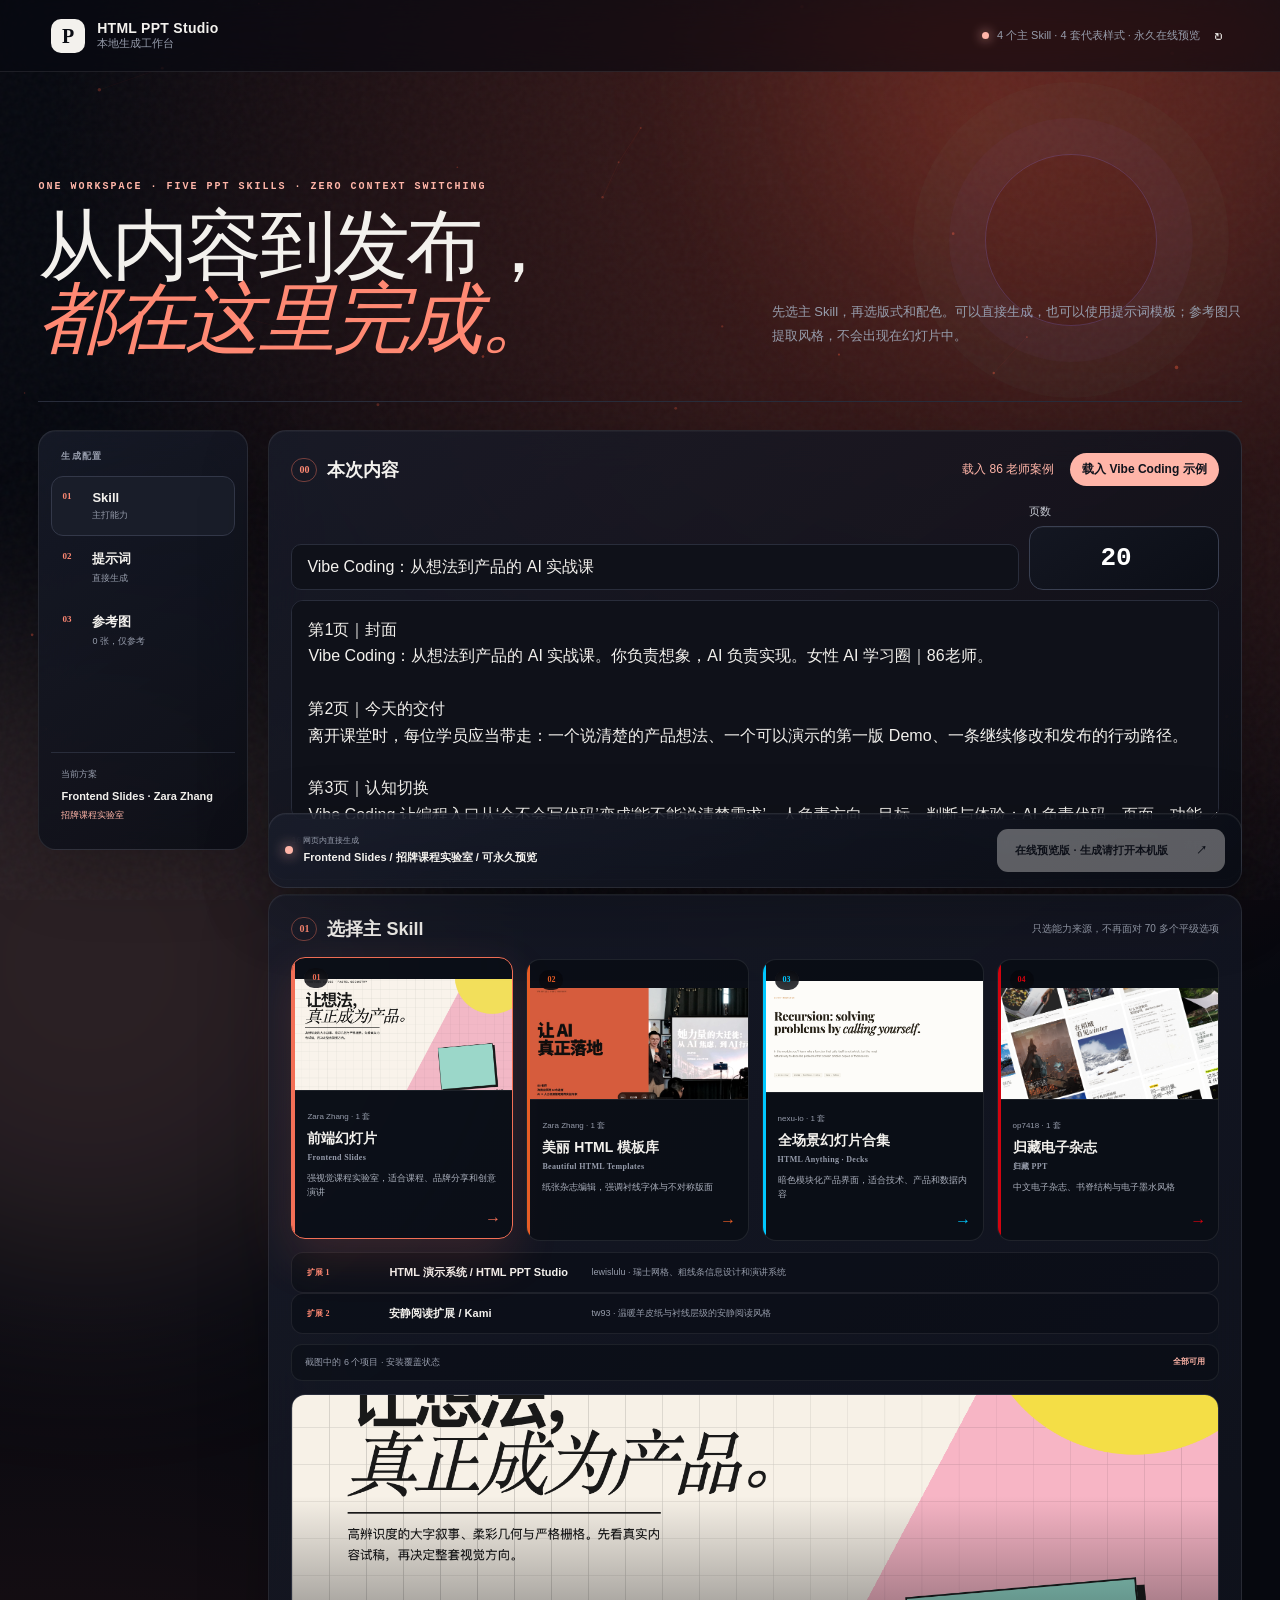
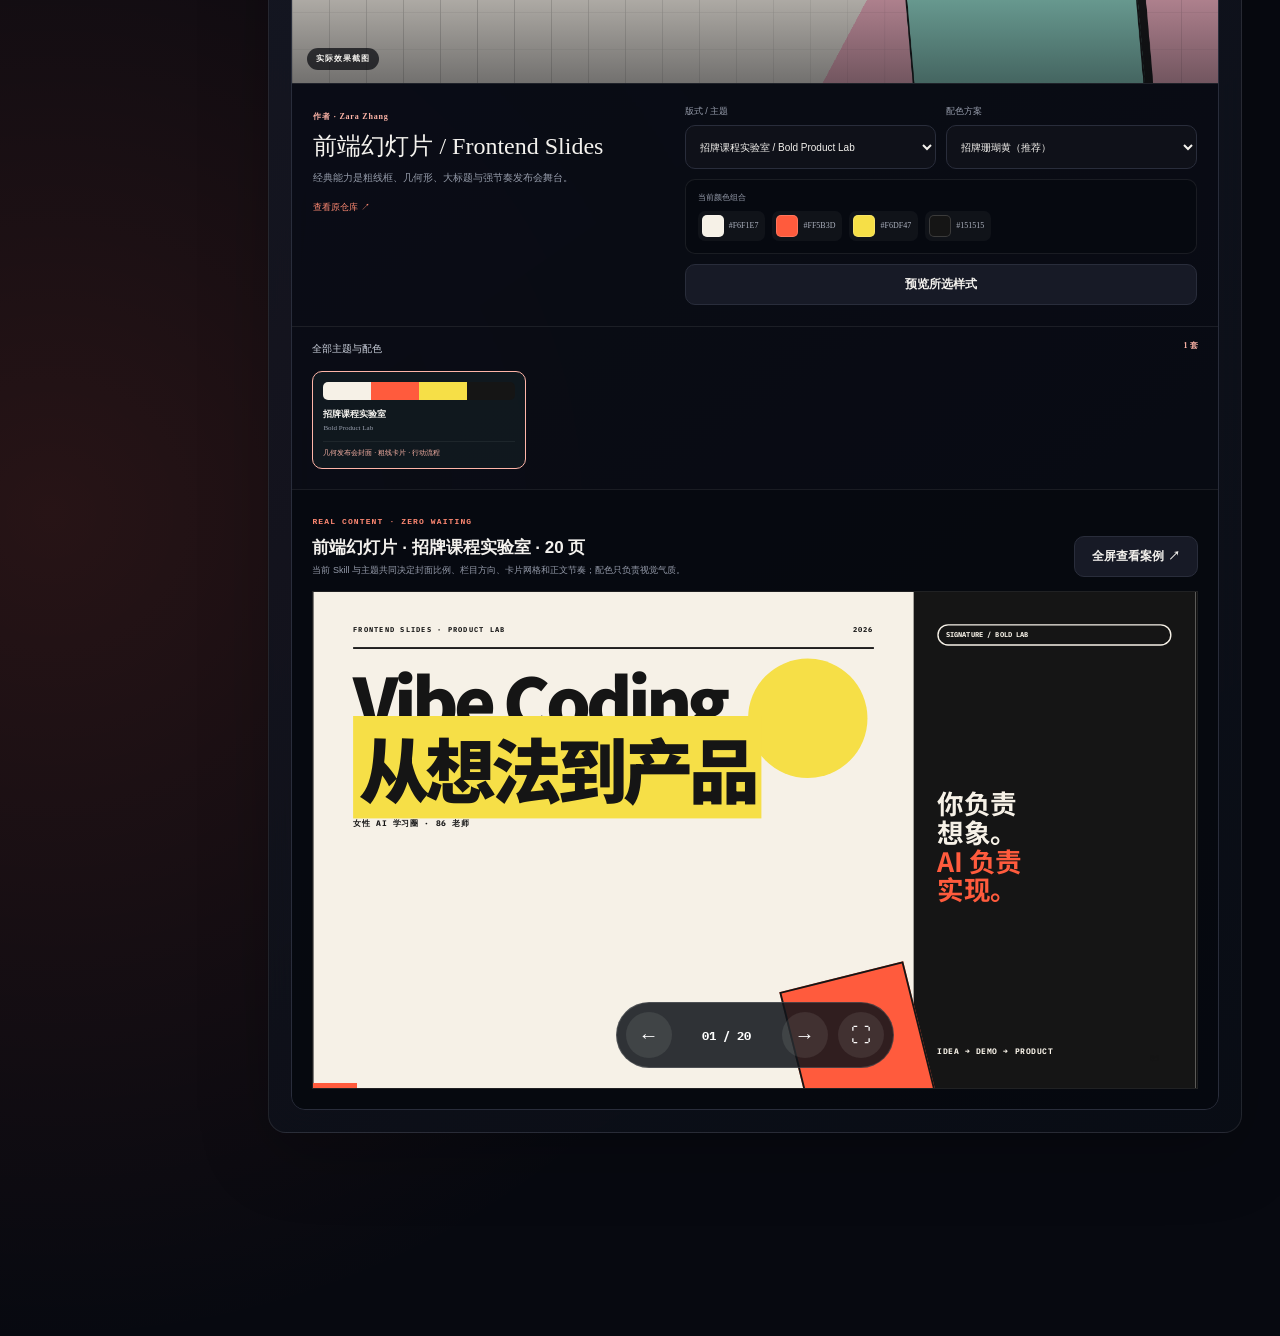
<file: index.html>
<!doctype html>
<html lang="zh-CN">
<head>
  <meta charset="utf-8">
  <meta name="viewport" content="width=device-width,initial-scale=1">
  <title>HTML PPT Studio · 生成工作台</title>
  <link rel="stylesheet" href="./styles.css?v=20260814-4">
</head>
<body>
  <canvas id="ambient-canvas" aria-hidden="true"></canvas>
  <div class="aurora aurora-a" aria-hidden="true"></div>
  <div class="aurora aurora-b" aria-hidden="true"></div>
  <div class="noise"></div>
  <header class="topbar">
    <div class="brand"><span class="brand-mark">P</span><div><strong>HTML PPT Studio</strong><small>本地生成工作台</small></div></div>
    <div class="top-actions"><span class="status-dot"></span><span id="scan-status">正在读取本地 Skill…</span><button class="icon-btn" id="refresh-btn">↻</button></div>
  </header>

  <main class="v2-main">
    <section class="v2-hero">
      <div><p class="eyebrow">ONE WORKSPACE · FIVE PPT SKILLS · ZERO CONTEXT SWITCHING</p><h1>从内容到发布，<br><em>都在这里完成。</em></h1></div>
      <p>先选主 Skill，再选版式和配色。可以直接生成，也可以使用提示词模板；参考图只提取风格，不会出现在幻灯片中。</p>
    </section>

    <section class="cockpit">
      <aside class="mode-rail">
        <div class="rail-label">生成配置</div>
        <button class="rail-tab active" data-panel="skill-panel"><span>01</span><b>Skill</b><small>主打能力</small></button>
        <button class="rail-tab" data-panel="prompt-panel"><span>02</span><b>提示词</b><small id="prompt-tab-status">直接生成</small></button>
        <button class="rail-tab" data-panel="reference-panel"><span>03</span><b>参考图</b><small id="reference-count">0 张，仅参考</small></button>
        <div class="rail-summary"><span>当前方案</span><strong id="rail-skill">尚未选择</strong><small id="rail-style">—</small></div>
      </aside>

      <div class="builder">
        <section class="content-card">
          <div class="card-heading"><div><span class="step">00</span><h2>本次内容</h2></div><div class="sample-actions"><button class="text-btn" id="profile-sample-btn">载入 86 老师案例</button><button class="text-btn featured" id="sample-btn">载入 Vibe Coding 示例</button></div></div>
          <div class="content-topline"><input id="deck-title" class="title-input" placeholder="主题，例如：Vibe Coding 从想法到产品"><label>页数 <input id="page-count" type="number" value="20" min="3" max="60"></label></div>
          <textarea id="content-input" placeholder="粘贴正文、大纲、文章或会议材料……"></textarea>
          <div class="content-meta"><span id="char-count">0 字</span><div id="content-tags"><span>等待内容</span></div></div>
        </section>

        <section class="config-panel active" id="skill-panel">
          <div class="card-heading"><div><span class="step">01</span><h2>选择主 Skill</h2></div><p>只选能力来源，不再面对 70 多个平级选项</p></div>
          <div class="family-grid" id="family-grid"></div>
          <div class="extension-row" id="extension-row"></div>
          <details class="coverage-drawer"><summary>截图中的 6 个项目 · 安装覆盖状态 <b>全部可用</b></summary><div id="coverage-list"></div></details>
          <div class="skill-detail hidden" id="skill-detail">
            <div class="skill-showcase"><img id="detail-image" alt="Skill 实际效果截图"><span>实际效果截图</span></div>
            <div class="detail-main">
              <div class="detail-copy"><span id="detail-author">作者</span><h3 id="detail-name">Skill</h3><p id="detail-reason"></p><a id="detail-repo" target="_blank" rel="noreferrer">查看原仓库 ↗</a></div>
              <div class="detail-controls">
                <label>版式 / 主题<select id="style-select"></select></label>
                <label>配色方案<select id="color-select"></select></label>
                <div class="selected-palette"><small>当前颜色组合</small><div id="selected-palette-swatches"></div></div>
                <button class="secondary-btn" id="style-preview-btn">预览所选样式</button>
              </div>
            </div>
            <details class="theme-drawer" open><summary><span>全部主题与配色</span><b id="theme-count">0 套</b></summary><div class="theme-gallery" id="theme-gallery"></div></details>
            <section class="instant-case">
              <div class="instant-case-head"><div><span>REAL CONTENT · ZERO WAITING</span><h3 id="instant-case-title">Vibe Coding · 20 页完整课程案例</h3><p id="instant-case-copy">已按完整文稿重构为 20 页；切换任一 Skill、主题或配色即可即时查看。</p></div><button class="secondary-btn" id="open-case-btn">全屏查看案例 ↗</button></div>
              <div class="instant-case-stage"><iframe id="instant-case-frame" title="真实内容案例" sandbox="allow-scripts allow-same-origin allow-forms allow-popups"></iframe></div>
            </section>
          </div>
        </section>

        <section class="config-panel" id="prompt-panel">
          <div class="card-heading"><div><span class="step">02</span><h2>内容生成方式</h2></div><p>直接生成，或套用一个可编辑的提示词模板</p></div>
          <div class="generation-mode">
            <button class="mode-choice active" data-mode="direct"><span>DIRECT</span><b>直接生成</b><small>保留原内容，由所选 Skill 负责结构化</small></button>
            <button class="mode-choice" data-mode="template"><span>PROMPT</span><b>提示词模板</b><small>用流程图、发布会等叙事模板约束生成</small></button>
          </div>
          <div id="template-area" class="template-area hidden">
            <div class="prompt-template-list" id="prompt-template-list"></div>
            <label class="prompt-editor-label">当前提示词，可直接修改<textarea id="prompt-editor"></textarea></label>
          </div>
          <div id="direct-note" class="direct-note"><strong>直接模式</strong><p>系统会把正文、页数、Skill、版式和配色一起交给 Codex，不额外改变你的叙事意图。</p></div>
        </section>

        <section class="config-panel" id="reference-panel">
          <div class="card-heading"><div><span class="step">03</span><h2>添加参考图</h2></div><p>只参考视觉语言，绝不把原图展示到 PPT 页面</p></div>
          <div class="reference-style-block"><div class="mini-heading"><span>已提炼的参考风格</span><small>可直接叠加到任一 Skill</small></div><div id="reference-style-list"></div></div>
          <label class="dropzone" id="dropzone"><input id="reference-input" type="file" accept="image/*" multiple><span class="drop-icon">＋</span><b>拖入或选择新的参考图</b><small>最多 5 张，每张不超过 8MB；生成时作为视觉输入传给 Codex</small></label>
          <div class="reference-grid" id="reference-grid"></div>
          <div class="privacy-note"><span>PRIVATE</span> 图片只保存在本次生成目录中，不会显示在幻灯片里。</div>
        </section>

        <section class="launch-card">
          <div><span class="ready-dot"></span><div><small>网页内直接生成</small><strong id="launch-summary">请选择一个主 Skill</strong></div></div>
          <button class="launch-btn" id="generate-btn" disabled>开始生成 HTML PPT <span>→</span></button>
        </section>

        <section class="job-card hidden" id="job-card">
          <div class="job-head"><div><span class="job-pulse"></span><div><small id="job-status-label">CODEX IS WORKING</small><h2 id="job-title">正在生成</h2></div></div><span id="job-time">刚刚</span></div>
          <div class="job-progress"><i id="job-progress-bar"></i></div>
          <div class="job-metrics">
            <div><small>估算进度</small><strong id="job-progress-text">5%</strong><span id="job-stage">正在排队</span></div>
            <div><small>已用时间</small><strong id="job-elapsed">00:00</strong><span>实时计时</span></div>
            <div><small>预计剩余</small><strong id="job-remaining">约 06:00</strong><span>根据当前阶段估算</span></div>
          </div>
          <aside class="waiting-quote" id="waiting-quote">
            <div class="quote-label"><span>OBSIDIAN WIKI</span><small id="quote-counter">等待时读一句 · 1 / 100</small></div>
            <blockquote id="waiting-quote-text">真正的自动化，是把重复交给机器，把判断留给人。</blockquote>
            <cite id="waiting-quote-source">来自「纳瓦尔宝典」</cite>
          </aside>
          <pre id="job-log">任务已创建…</pre>
          <div class="result-wrap hidden" id="result-wrap">
            <div class="result-toolbar"><strong>生成结果</strong><a id="result-link" target="_blank">在新窗口打开 ↗</a></div>
            <iframe id="result-frame" sandbox="allow-scripts allow-forms allow-popups allow-same-origin"></iframe>
          </div>
        </section>
      </div>
    </section>
  </main>

  <dialog id="preview-dialog" class="modal preview-modal">
    <div class="modal-head"><div><small>LIVE PREVIEW</small><h3 id="preview-title">样式预览</h3></div><button class="close-btn" data-close="preview-dialog">×</button></div>
    <div id="preview-stage" class="preview-stage"></div>
  </dialog>
  <script src="./app.js?v=20260814-4"></script>
</body>
</html>
</file>
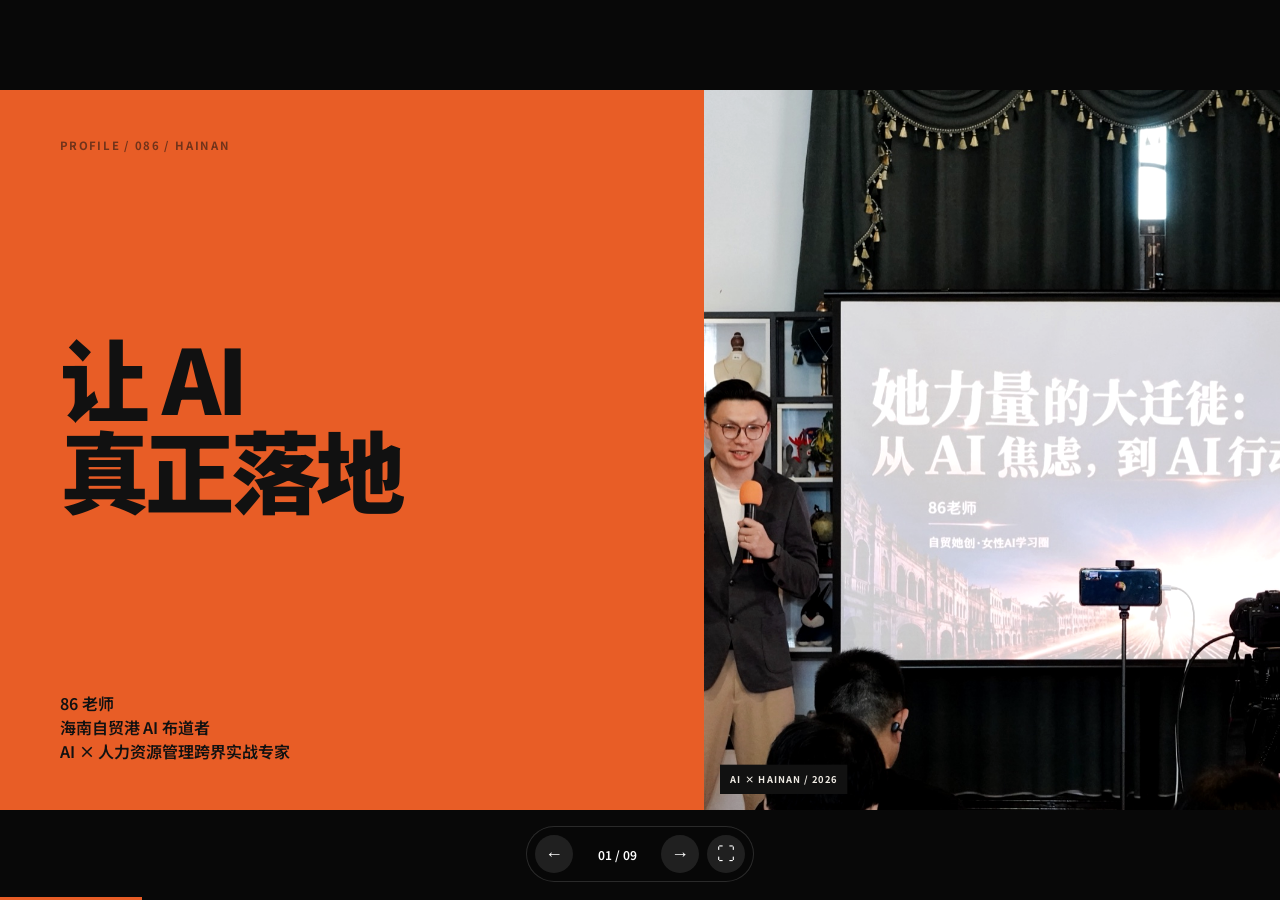
<file: cases/86-profile/index.html>
<!doctype html>
<html lang="zh-CN">
<head>
  <meta charset="UTF-8">
  <meta name="viewport" content="width=device-width,initial-scale=1">
  <title>86老师｜海南自贸港 AI 布道者</title>
  <link rel="preconnect" href="https://fonts.googleapis.com">
  <link rel="preconnect" href="https://fonts.gstatic.com" crossorigin>
  <link href="https://fonts.googleapis.com/css2?family=IBM+Plex+Mono:wght@500;700&family=LXGW+WenKai+TC&family=Noto+Sans+SC:wght@400;500;700;900&family=Noto+Serif+SC:wght@500;700;900&display=swap" rel="stylesheet">
  <style>
    /* === THEME TOKENS：URL 参数会让案例即时跟随工作台所选模板 === */
    :root{--stage-bg:#080808;--bg:#111;--surface:#1a1a18;--accent:#e85d26;--accent-2:#f0ece5;--ink:#f0ece5;--muted:#918e87;--line:rgba(240,236,229,.16);--font-display:"Noto Serif SC",serif;--font-body:"LXGW WenKai TC","Noto Serif SC",serif;--font-meta:"Noto Sans SC",sans-serif;--ease:cubic-bezier(.16,1,.3,1)}
    *{box-sizing:border-box;margin:0;padding:0}

    /* === FIXED 16:9 STAGE：完整保留 Frontend Slides 固定舞台规则 === */
    html,body{width:100%;height:100%;margin:0;overflow:hidden;background:var(--stage-bg,#000)}
    .deck-viewport{position:fixed;inset:0;overflow:hidden;background:var(--stage-bg,#000)}
    .deck-stage{position:absolute;left:0;top:0;width:1920px;height:1080px;overflow:hidden;transform-origin:0 0;background:var(--slide-bg,#fff)}
    .slide{position:absolute;inset:0;width:1920px;height:1080px;overflow:hidden;display:block;visibility:hidden;opacity:0;pointer-events:none;background:var(--bg);color:var(--ink)}
    .slide.active,.slide.visible{visibility:visible;opacity:1;pointer-events:auto;z-index:1}
    img,video,canvas,svg{max-width:100%;max-height:100%}
    .deck-controls{position:fixed;left:50%;bottom:22px;transform:translateX(-50%);z-index:1000}
    @media print{html,body{width:1920px;height:auto;overflow:visible;background:#fff}.deck-viewport{position:static;overflow:visible;background:#fff}.deck-stage{position:static;width:auto;height:auto;transform:none!important;background:none}.slide{position:relative;display:block!important;visibility:visible!important;opacity:1!important;pointer-events:auto!important;width:1920px;height:1080px;break-after:page;page-break-after:always}.slide:last-child{break-after:auto;page-break-after:auto}.deck-controls{display:none!important}}

    /* === COMMON EDITORIAL GRAMMAR === */
    .slide{padding:72px 96px;font-family:var(--font-body)}
    .slide.orange{background:var(--accent);color:var(--bg);--ink-local:var(--bg);--muted-local:color-mix(in srgb,var(--bg) 70%,transparent);--line-local:color-mix(in srgb,var(--bg) 22%,transparent)}
    .slide.dark{--ink-local:var(--ink);--muted-local:var(--muted);--line-local:var(--line)}
    .chrome{height:42px;display:flex;justify-content:space-between;border-bottom:1px solid var(--line-local,var(--line));font:700 16px/1 var(--font-meta);letter-spacing:.12em;color:var(--muted-local,var(--muted))}
    .kicker{font:700 18px/1.2 var(--font-meta);letter-spacing:.1em;color:var(--accent);margin-bottom:22px}.orange .kicker{color:var(--bg)}
    h1,h2,h3{font-family:var(--font-display);font-weight:900;letter-spacing:-.045em;line-height:1.08}h1{font-size:145px}h2{font-size:82px}h3{font-size:44px}
    p{font-size:28px;line-height:1.72}.lead{font-size:34px;line-height:1.55;color:var(--muted-local,var(--muted))}.accent{color:var(--accent)}.orange .accent{color:var(--bg)}
    .slide-body{height:calc(100% - 64px);padding-top:42px}.reveal{opacity:0;transform:translateY(28px);transition:opacity .62s var(--ease),transform .62s var(--ease)}.visible .reveal{opacity:1;transform:none}.reveal:nth-child(2){transition-delay:.08s}.reveal:nth-child(3){transition-delay:.16s}.reveal:nth-child(4){transition-delay:.24s}
    .photo{width:100%;height:100%;object-fit:cover;filter:saturate(.82) contrast(1.05)}.photo-caption{font:500 15px/1.4 var(--font-meta);letter-spacing:.06em;color:var(--muted);margin-top:12px}
    .slash-list{list-style:none}.slash-list li{font-size:27px;line-height:1.45;padding:16px 0;border-bottom:1px solid var(--line-local,var(--line))}.slash-list li:before{content:"/";font:700 20px var(--font-meta);color:var(--accent);margin-right:18px}.orange .slash-list li:before{color:var(--bg)}

    /* === SLIDE 01：海报式封面 === */
    .cover{padding:0;display:grid!important;grid-template-columns:55% 45%}.cover-copy{background:var(--accent);color:var(--bg);padding:70px 90px;display:flex;flex-direction:column;justify-content:space-between;min-height:0;overflow:hidden}.cover-copy .catalog{font:700 17px var(--font-meta);letter-spacing:.15em;opacity:.55}.cover-copy h1{font-size:125px;line-height:1.02}.cover-copy h1 span{display:block}.cover-copy p{font-family:var(--font-meta);font-size:24px;font-weight:600;line-height:1.5}.cover-visual{position:relative;min-height:0;overflow:hidden}.cover-visual:after{content:"AI × HAINAN / 2026";position:absolute;left:24px;bottom:24px;background:var(--bg);color:var(--ink);padding:12px 15px;font:700 14px var(--font-meta);letter-spacing:.12em}

    /* === SLIDE 02：身份与认证 === */
    .identity-grid{display:grid;grid-template-columns:42% 1fr;gap:70px;height:820px}.portrait-frame{position:relative;overflow:hidden;border-top:5px solid var(--accent)}.identity-copy{display:flex;flex-direction:column;justify-content:center}.identity-copy h2{font-size:76px;margin-bottom:32px}.credential-grid{display:grid;grid-template-columns:1fr 1fr;gap:0 34px;border-top:1px solid var(--line)}.credential{padding:20px 0;border-bottom:1px solid var(--line);font:500 23px/1.45 var(--font-meta)}

    /* === SLIDE 03：数据 === */
    .stat-head{display:flex;justify-content:space-between;align-items:flex-start}.stat-head h2{max-width:980px}.stat-grid{display:grid;grid-template-columns:repeat(3,1fr);gap:48px;margin-top:100px}.stat{border-top:1px solid var(--line);padding-top:28px}.stat strong{display:block;font:900 126px/1 var(--font-display);color:var(--accent);letter-spacing:-.07em}.stat span{display:block;font:500 26px/1.5 var(--font-meta);margin-top:22px}.stat small{display:block;font:500 16px/1.5 var(--font-meta);color:var(--muted);margin-top:10px}

    /* === SLIDE 04/05：服务证据与客户 === */
    .evidence{display:grid!important;grid-template-columns:58% 42%;padding:0}.evidence-image{height:1080px;position:relative;min-height:0;overflow:hidden}.evidence-image .photo-caption{position:absolute;left:32px;bottom:28px;background:var(--bg);padding:12px 16px;color:var(--ink)}.evidence-copy{padding:56px 64px;display:flex;flex-direction:column;justify-content:center;min-height:0;overflow:hidden}.evidence-copy h2{font-size:64px;margin-bottom:34px}.client-cloud{display:flex;flex-wrap:wrap;gap:10px}.client-cloud span{border:1px solid var(--line-local,var(--line));padding:9px 12px;font:500 17px/1.25 var(--font-meta)}

    /* === SLIDE 06：能力地图 === */
    .skills-layout{display:grid;grid-template-columns:38% 62%;height:790px;align-items:center}.skills-layout h2{font-size:96px}.skill-stack{display:grid;grid-template-columns:1fr 1fr;gap:0 36px}.skill-row{display:flex;justify-content:space-between;align-items:center;padding:22px 0;border-top:1px solid var(--line)}.skill-row b{font:800 30px var(--font-meta)}.skill-row em{font:500 14px var(--font-meta);font-style:normal;color:var(--accent);letter-spacing:.08em}

    /* === SLIDE 07：场景图墙 === */
    .gallery-layout{display:grid;grid-template-columns:1fr 1fr;grid-template-rows:1fr 1fr;gap:12px;height:650px;margin-top:20px}.gallery-layout figure{position:relative;overflow:hidden}.gallery-layout figure:first-child{grid-row:1/3}.gallery-layout figcaption{position:absolute;left:0;bottom:0;background:var(--bg);color:var(--ink);padding:10px 14px;font:600 15px var(--font-meta)}

    /* === SLIDE 08：核心主张 === */
    .manifesto{display:flex!important;flex-direction:column;justify-content:center}.manifesto .catalog{font:700 18px var(--font-meta);letter-spacing:.14em;opacity:.5;margin-bottom:80px}.manifesto h2{font-size:125px;max-width:1580px}.manifesto p{max-width:980px;margin-top:50px;color:color-mix(in srgb,var(--bg) 72%,transparent);font-family:var(--font-meta);font-weight:600}

    /* === SLIDE 09：联系方式 === */
    .contact{display:grid!important;grid-template-columns:1fr 520px;gap:90px;align-items:center}.contact h2{font-size:118px;margin:26px 0}.contact .phone{font:900 72px/1 var(--font-meta);color:var(--accent);letter-spacing:-.05em}.contact .meta{margin-top:42px;font:500 24px/1.7 var(--font-meta);color:var(--muted)}.qr-wrap{background:#fff;padding:34px}.qr-wrap img{width:100%;display:block}.qr-wrap p{color:#111;text-align:center;font:700 20px var(--font-meta);margin-top:12px}

    /* === TEMPLATE ARCHETYPES：同一真实案例即时映射到每套模板的视觉气质 === */
    body[data-archetype="grid"] .slide{background-image:linear-gradient(color-mix(in srgb,var(--accent) 9%,transparent) 1px,transparent 1px),linear-gradient(90deg,color-mix(in srgb,var(--accent) 9%,transparent) 1px,transparent 1px);background-size:48px 48px}body[data-archetype="grid"] .cover-copy{background:var(--bg);color:var(--ink);border-right:16px solid var(--accent)}
    body[data-archetype="playful"]{--font-display:"Noto Sans SC",sans-serif}body[data-archetype="playful"] .credential,body[data-archetype="playful"] .client-cloud span,body[data-archetype="playful"] .qr-wrap{border-radius:24px}body[data-archetype="playful"] .cover-copy{background:var(--accent-2)}
    body[data-archetype="literary"]{--font-display:"Noto Serif SC",serif;--font-body:"LXGW WenKai TC",serif}body[data-archetype="literary"] .slide{background-image:url("data:image/svg+xml,%3Csvg xmlns='http://www.w3.org/2000/svg' width='180' height='180'%3E%3Cfilter id='n'%3E%3CfeTurbulence type='fractalNoise' baseFrequency='.8' numOctaves='3'/%3E%3C/filter%3E%3Crect width='100%25' height='100%25' filter='url(%23n)' opacity='.035'/%3E%3C/svg%3E")}
    body[data-archetype="tech"]{--font-display:"Noto Sans SC",sans-serif;--font-body:"Noto Sans SC",sans-serif}body[data-archetype="tech"] .slide{background-image:radial-gradient(circle at 78% 12%,color-mix(in srgb,var(--accent) 16%,transparent),transparent 32%)}body[data-archetype="tech"] .chrome{border-color:var(--accent)}
    body[data-archetype="poster"] h1,body[data-archetype="poster"] h2{font-family:"Noto Sans SC",sans-serif;font-weight:900}body[data-archetype="poster"] .cover-copy h1{font-size:134px}

    /* === PRESENTATION CONTROLS === */
    .controls{position:fixed;z-index:1000;left:50%;bottom:18px;transform:translateX(-50%);display:flex;align-items:center;gap:8px;padding:8px;background:rgba(8,8,8,.78);backdrop-filter:blur(12px);border:1px solid rgba(255,255,255,.14);border-radius:99px}.controls button{width:38px;height:38px;border:0;border-radius:50%;background:rgba(255,255,255,.1);color:#fff;font-size:18px;cursor:pointer}.controls span{min-width:72px;text-align:center;color:#fff;font:600 12px var(--font-meta)}.progress{position:fixed;z-index:1001;left:0;bottom:0;height:3px;background:var(--accent);transition:width .35s var(--ease)}
    @media(prefers-reduced-motion:reduce){*,*::before,*::after{animation-duration:.01ms!important;transition-duration:.2s!important}}
  </style>
</head>
<body data-archetype="poster">
  <div class="deck-viewport">
    <main class="deck-stage" id="deckStage">
      <section class="slide cover orange active visible">
        <div class="cover-copy"><span class="catalog">PROFILE / 086 / HAINAN</span><h1 class="reveal"><span>让 AI</span><span>真正落地</span></h1><p class="reveal">86 老师<br>海南自贸港 AI 布道者<br>AI × 人力资源管理跨界实战专家</p></div>
        <div class="cover-visual"><img class="photo" src="assets/women-ai.jpg" alt="86老师在海南省妇联女性AI学习圈授课"></div>
      </section>

      <section class="slide dark">
        <div class="chrome"><span>01 / 身份与认证</span><span>86 TEACHER · HAINAN</span></div>
        <div class="slide-body identity-grid">
          <figure class="portrait-frame reveal"><img class="photo" src="assets/portrait-stage.jpg" alt="86老师在海南自贸港AI活动演讲"></figure>
          <div class="identity-copy"><div class="kicker reveal">CROSS-DOMAIN PRACTITIONER</div><h2 class="reveal">不只讲 AI，<br><span class="accent">更懂组织如何用 AI</span></h2><div class="credential-grid reveal"><div class="credential">国家人社部认证「高级」人工智能训练师</div><div class="credential">华为云全球认证讲师</div><div class="credential">阿里达摩院高级人工智能训练师</div><div class="credential">海南大学 MBA 硕士研究生</div><div class="credential">AIGC 商业变现实战课程创作讲师</div><div class="credential">AI 影视 TVC 与文旅片创作者</div></div></div>
        </div>
      </section>

      <section class="slide dark">
        <div class="chrome"><span>02 / 真实影响力</span><span>TRAINING IMPACT</span></div>
        <div class="slide-body"><div class="stat-head"><div><div class="kicker reveal">NUMBERS TELL THE STORY</div><h2 class="reveal">把复杂工具，<br>变成组织里<span class="accent">可执行的能力</span></h2></div><p class="lead reveal">从政府机关到国企、高校与行业协会，持续沉淀政企 AI 定制化培训经验。</p></div><div class="stat-grid"><div class="stat reveal"><strong>300+</strong><span>AI 赋能培训</span><small>实操、办公、Agent、OpenClaw</small></div><div class="stat reveal"><strong>20万+</strong><span>累计覆盖学员</span><small>跨层级、跨岗位、跨行业</small></div><div class="stat reveal"><strong>18</strong><span>海南市县实践</span><small>扎根自贸港真实业务场景</small></div></div></div>
      </section>

      <section class="slide evidence dark">
        <figure class="evidence-image"><img class="photo" src="assets/ledong-gov.jpg" alt="乐东县人社系统AI智能办公实操培训"><figcaption>乐东县人社系统 · AI 智能办公实操培训</figcaption></figure>
        <div class="evidence-copy"><div class="kicker reveal">GOVERNMENT & PUBLIC SERVICE</div><h2 class="reveal">服务政府，<br><span class="accent">从场景开始</span></h2><div class="client-cloud reveal"><span>海南省统战部</span><span>海南省妇联</span><span>乐东县人社局</span><span>乐东县发改委</span><span>五指山市总工会</span><span>秀英区委党校</span><span>秀英区人民检察院</span><span>琼山区人民政府</span><span>海南省海洋和渔业监察总队</span><span>海口综合保税区</span><span>工商银行海南省分行</span></div></div>
      </section>

      <section class="slide evidence dark">
        <figure class="evidence-image"><img class="photo" src="assets/hainan-event.jpg" alt="智赋自贸港AI启新程分享会"><figcaption>科创海南系列活动 · 智赋自贸港 AI 启新程</figcaption></figure>
        <div class="evidence-copy"><div class="kicker reveal">STATE-OWNED & ENTERPRISE</div><h2 class="reveal">服务企业，<br><span class="accent">以结果验收</span></h2><div class="client-cloud reveal"><span>海口开源水务</span><span>桂林洋公用事业</span><span>澄迈交通控股</span><span>万宁城投建筑</span><span>海南蓝梦物业</span><span>海南华研胶原</span><span>瑞众人寿海南分公司</span><span>海南软件技术学院</span><span>海南大学科技园</span><span>海口市新媒体协会</span></div></div>
      </section>

      <section class="slide dark">
        <div class="chrome"><span>05 / 能力地图</span><span>AI CAPABILITY MAP</span></div>
        <div class="slide-body skills-layout"><div><div class="kicker reveal">FROM TOOL TO SYSTEM</div><h2 class="reveal">会用工具，<br>更会搭<span class="accent">系统</span></h2></div><div class="skill-stack reveal"><div class="skill-row"><b>Codex</b><em>VIBE CODING</em></div><div class="skill-row"><b>OpenClaw</b><em>LOCAL AGENT</em></div><div class="skill-row"><b>Claude Code</b><em>CODE AGENT</em></div><div class="skill-row"><b>Hermes</b><em>AGENT SYSTEM</em></div><div class="skill-row"><b>Skill</b><em>KNOWLEDGE PACK</em></div><div class="skill-row"><b>Multi-Agent</b><em>COORDINATION</em></div><div class="skill-row"><b>飞书多维表格</b><em>WORKFLOW</em></div><div class="skill-row"><b>Token API</b><em>INFRASTRUCTURE</em></div></div></div>
      </section>

      <section class="slide dark">
        <div class="chrome"><span>06 / 培训场景</span><span>REAL-WORLD CLASSROOMS</span></div>
        <div class="slide-body"><div class="kicker reveal">EVIDENCE, NOT PROMISES</div><h2 class="reveal">真实课堂，真实组织，<span class="accent">真实改变</span></h2><div class="gallery-layout reveal"><figure><img class="photo" src="assets/lanmeng-property.jpg" alt="海南蓝梦物业AI实操培训"><figcaption>企业 AI 实操培训</figcaption></figure><figure><img class="photo" src="assets/procuratorate.jpg" alt="秀英区人民检察院AI培训"><figcaption>检察系统 AI 培训</figcaption></figure><figure><img class="photo" src="assets/water-group.jpg" alt="海口水务集团AI培训"><figcaption>国企 AI 赋能</figcaption></figure></div></div>
      </section>

      <section class="slide manifesto orange">
        <span class="catalog">THE BELIEF / 08</span><h2 class="reveal">AI 培训的终点，<br>不是“听懂”，<br>而是<span>回到岗位就能用</span></h2><p class="reveal">把重复交给机器，把判断留给人；把工具变成工作流，把经验变成组织资产。</p>
      </section>

      <section class="slide contact dark">
        <div><div class="kicker reveal">LET'S BUILD THE NEXT PRACTICE</div><h2 class="reveal">让 AI 在你的组织里，<br><span class="accent">真正发生</span></h2><div class="phone reveal">188 8976 6022</div><div class="meta reveal">86 老师 · 微信同号<br>政务 AI 办公 / 国企 AI 赋能 / AI 人才培养 / Agent 工作流</div></div>
        <div class="qr-wrap reveal"><img src="assets/wechat-qr.jpg" alt="86老师微信二维码"><p>扫码添加微信</p></div>
      </section>
    </main>
  </div>

  <nav class="controls" aria-label="幻灯片导航"><button id="prev" aria-label="上一页">←</button><span id="counter">01 / 09</span><button id="next" aria-label="下一页">→</button><button id="full" aria-label="全屏">⛶</button></nav>
  <div class="progress" id="progress"></div>

  <script>
    /* === THEME ADAPTER：把工作台每个模板的色板映射到同一套真实案例 === */
    const params=new URLSearchParams(location.search);const style=(params.get('style')||'broadside').toLowerCase();const colors=(params.get('colors')||'').split(',').filter(c=>/^#[0-9a-f]{6}$/i.test(c));
    const root=document.documentElement;const rgb=hex=>hex.slice(1).match(/../g).map(x=>parseInt(x,16)/255);const luminance=hex=>{const c=rgb(hex).map(x=>x<=.03928?x/12.92:((x+.055)/1.055)**2.4);return .2126*c[0]+.7152*c[1]+.0722*c[2]};const saturation=hex=>{const c=rgb(hex),max=Math.max(...c),min=Math.min(...c);return max===min?0:(max-min)/(1-Math.abs(max+min-1))};
    if(colors.length>=3){const bg=colors[0],bgLum=luminance(bg);const accent=colors.slice(1).find(c=>saturation(c)>.34&&Math.abs(luminance(c)-bgLum)>.14)||colors[1];const accent2=colors.find(c=>c!==bg&&c!==accent&&Math.abs(luminance(c)-bgLum)>.24)||colors[2];const ink=bgLum>.42?'#151515':'#f4f1eb';root.style.setProperty('--bg',bg);root.style.setProperty('--stage-bg',bg);root.style.setProperty('--surface',colors[1]);root.style.setProperty('--accent',accent);root.style.setProperty('--accent-2',accent2);root.style.setProperty('--ink',ink);root.style.setProperty('--muted',bgLum>.42?'#545454':'#aaa7a0');root.style.setProperty('--line',bgLum>.42?'rgba(0,0,0,.18)':'rgba(255,255,255,.16)')}
    const archetype=/cyber|terminal|tech|8-bit|neon|dark|graphify|github|dracula|tokyo|replit/.test(style)?'tech':/pastel|playful|sakura|capsule|daisy|xhs|memphis|pink/.test(style)?'playful':/paper|vellum|cartesian|forest|grove|editorial|magazine|guizang|parchment/.test(style)?'literary':/swiss|grid|blueprint|professional|corporate|academic|signal|monochrome/.test(style)?'grid':'poster';document.body.dataset.archetype=archetype;

    /* === PRESENTATION CONTROLLER：键盘、触摸、滚轮、全屏 === */
    class SlidePresentation{constructor(){this.slides=[...document.querySelectorAll('.slide')];this.current=0;this.stage=document.getElementById('deckStage');this.lock=false;this.scale();addEventListener('resize',()=>this.scale());addEventListener('keydown',e=>{if(['ArrowRight','ArrowDown',' ','PageDown'].includes(e.key)){e.preventDefault();this.go(1)}if(['ArrowLeft','ArrowUp','PageUp'].includes(e.key)){e.preventDefault();this.go(-1)}if(e.key==='Home')this.show(0);if(e.key==='End')this.show(this.slides.length-1)});let x=0;addEventListener('touchstart',e=>x=e.touches[0].clientX,{passive:true});addEventListener('touchend',e=>{const d=e.changedTouches[0].clientX-x;if(Math.abs(d)>42)this.go(d<0?1:-1)},{passive:true});addEventListener('wheel',e=>{if(this.lock||Math.abs(e.deltaY)<18)return;this.lock=true;this.go(e.deltaY>0?1:-1);setTimeout(()=>this.lock=false,520)},{passive:true});this.show(0)}scale(){const f=Math.min(innerWidth/1920,innerHeight/1080),x=(innerWidth-1920*f)/2,y=(innerHeight-1080*f)/2;this.stage.style.transform=`translate(${x}px,${y}px) scale(${f})`}go(delta){this.show(this.current+delta)}show(index){this.current=Math.max(0,Math.min(index,this.slides.length-1));this.slides.forEach((s,i)=>{s.classList.toggle('active',i===this.current);s.classList.toggle('visible',i===this.current)});document.getElementById('counter').textContent=`${String(this.current+1).padStart(2,'0')} / ${String(this.slides.length).padStart(2,'0')}`;document.getElementById('progress').style.width=`${(this.current+1)/this.slides.length*100}%`}}
    const deck=new SlidePresentation();document.getElementById('prev').onclick=()=>deck.go(-1);document.getElementById('next').onclick=()=>deck.go(1);document.getElementById('full').onclick=()=>document.fullscreenElement?document.exitFullscreen():document.documentElement.requestFullscreen();
  </script>
</body>
</html>
</file>
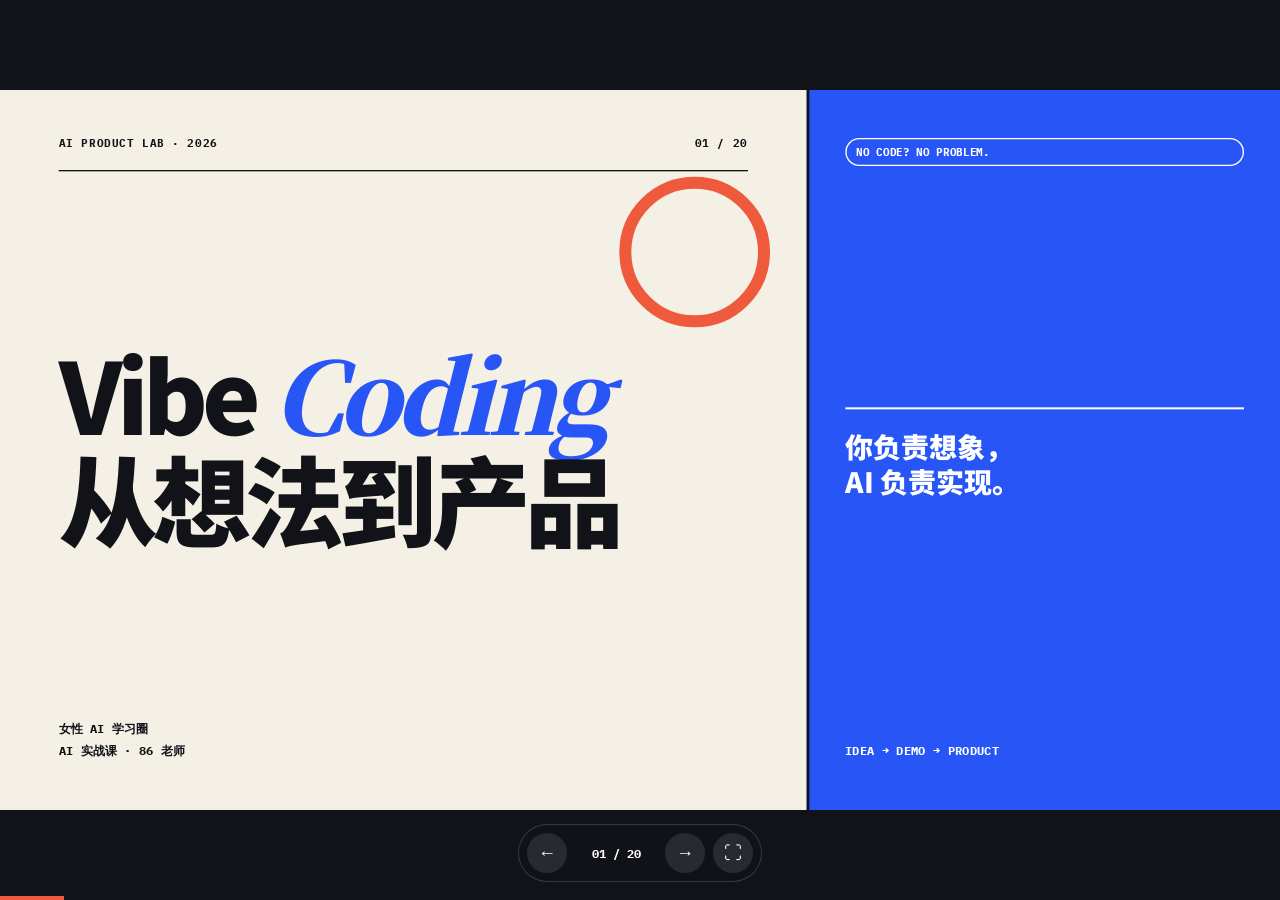
<file: cases/vibe-coding-20-v1/index.html>
<!doctype html>
<html lang="zh-CN">
<head>
  <meta charset="UTF-8">
  <meta name="viewport" content="width=device-width,initial-scale=1">
  <title>Vibe Coding｜从想法到产品的 AI 实战课</title>
  <link rel="preconnect" href="https://fonts.googleapis.com">
  <link rel="preconnect" href="https://fonts.gstatic.com" crossorigin>
  <link href="https://fonts.googleapis.com/css2?family=IBM+Plex+Mono:wght@500;700&family=Noto+Sans+SC:wght@400;500;700;900&family=Noto+Serif+SC:wght@700;900&display=swap" rel="stylesheet">
  <style>
    /* === THEME TOKENS：课程实验室风，可由工作台色板即时覆盖 === */
    :root{--stage-bg:#111319;--bg:#f4f0e6;--ink:#111319;--muted:#64666b;--blue:#2856f6;--coral:#ef5a3c;--yellow:#e8ff54;--surface:#fffdf8;--line:rgba(17,19,25,.18);--display:"Noto Sans SC",sans-serif;--serif:"Noto Serif SC",serif;--mono:"IBM Plex Mono",monospace;--ease:cubic-bezier(.16,1,.3,1)}
    *{box-sizing:border-box;margin:0;padding:0}

    /* ===========================================
       FIXED 16:9 STAGE: MANDATORY BASE STYLES
       Slides are authored at 1920×1080 and scaled as a whole.
       =========================================== */
    html,body{width:100%;height:100%;margin:0;overflow:hidden;background:var(--stage-bg,#000)}
    .deck-viewport{position:fixed;inset:0;overflow:hidden;background:var(--stage-bg,#000)}
    .deck-stage{position:absolute;left:0;top:0;width:1920px;height:1080px;overflow:hidden;transform-origin:0 0;background:var(--slide-bg,#fff)}
    .slide{position:absolute;inset:0;width:1920px;height:1080px;overflow:hidden;display:block;visibility:hidden;opacity:0;pointer-events:none;background:var(--bg);color:var(--ink)}
    .slide.active,.slide.visible{visibility:visible;opacity:1;pointer-events:auto;z-index:1}
    img,video,canvas,svg{max-width:100%;max-height:100%}
    .deck-controls{position:fixed;left:50%;bottom:22px;transform:translateX(-50%);z-index:1000}
    @media print{html,body{width:1920px;height:auto;overflow:visible;background:#fff}.deck-viewport{position:static;overflow:visible;background:#fff}.deck-stage{position:static;width:auto;height:auto;transform:none!important;background:none}.slide{position:relative;display:block!important;visibility:visible!important;opacity:1!important;pointer-events:auto!important;width:1920px;height:1080px;break-after:page;page-break-after:always}.slide:last-child{break-after:auto;page-break-after:auto}.deck-controls{display:none!important}}
    @media(prefers-reduced-motion:reduce){*,*::before,*::after{animation-duration:.01ms!important;transition-duration:.2s!important}}

    /* === DECK GRAMMAR：粗线框、纸张纹理、荧光标签与手写式批注 === */
    .slide{padding:70px 88px;font-family:var(--display);background-image:radial-gradient(circle at 1px 1px,color-mix(in srgb,var(--ink) 11%,transparent) 1px,transparent 0);background-size:24px 24px}
    .slide.dark{background-color:var(--ink);color:var(--bg);--line:rgba(255,255,255,.2)}
    .slide.blue{background-color:var(--blue);color:#fff;--line:rgba(255,255,255,.3)}
    .slide.yellow{background-color:var(--yellow);color:#111319}
    .slide.coral{background-color:var(--coral);color:#111319}
    .topline{height:50px;border-bottom:2px solid currentColor;display:flex;align-items:flex-start;justify-content:space-between;font:700 17px/1 var(--mono);letter-spacing:.08em;text-transform:uppercase}
    .page{display:inline-flex;align-items:center;justify-content:center;width:48px;height:30px;border:2px solid currentColor;border-radius:99px}
    .body{height:calc(100% - 50px);padding-top:46px;position:relative}
    .eyebrow{font:700 18px/1 var(--mono);letter-spacing:.12em;text-transform:uppercase;margin-bottom:22px}
    h1,h2,h3{font-family:var(--display);font-weight:900;letter-spacing:-.055em;line-height:1.06}h1{font-size:136px}h2{font-size:82px}h3{font-size:42px}
    p{font-size:28px;line-height:1.65}.lead{font-size:38px;line-height:1.48;font-weight:500}.muted{color:var(--muted)}.dark .muted,.blue .muted{color:rgba(255,255,255,.66)}
    .marker{display:inline;padding:0 .12em;background:var(--yellow);color:#111319;box-decoration-break:clone;-webkit-box-decoration-break:clone}.underline{text-decoration:underline;text-decoration-color:var(--coral);text-decoration-thickness:12px;text-underline-offset:-4px;text-decoration-skip-ink:none}
    .reveal{opacity:0;transform:translateY(30px);transition:opacity .62s var(--ease),transform .62s var(--ease)}.visible .reveal{opacity:1;transform:none}.reveal:nth-child(2){transition-delay:.08s}.reveal:nth-child(3){transition-delay:.16s}.reveal:nth-child(4){transition-delay:.24s}.reveal:nth-child(5){transition-delay:.32s}
    .note{font:700 20px/1.35 var(--mono);transform:rotate(-3deg);padding:12px 16px;border:2px solid currentColor;background:var(--yellow);color:#111319;box-shadow:7px 7px 0 currentColor}
    .cards{display:grid;gap:22px}.card{background:var(--surface);color:#111319;border:3px solid #111319;padding:28px 30px;box-shadow:9px 9px 0 #111319}.card .num{font:700 16px var(--mono);color:var(--blue)}.card h3{font-size:36px;margin:18px 0 10px}.card p{font-size:22px;line-height:1.5;color:#55585e}
    .pill{display:inline-block;border:2px solid currentColor;border-radius:99px;padding:9px 15px;font:700 16px var(--mono)}

    /* === COVER & STATEMENT LAYOUTS === */
    .cover{padding:0;display:grid!important;grid-template-columns:63% 37%;background:var(--bg)}.cover-main{padding:72px 88px;display:flex;flex-direction:column;justify-content:space-between;position:relative}.cover-main:after{content:"";position:absolute;width:190px;height:190px;border:18px solid var(--coral);border-radius:50%;right:55px;top:130px}.cover-side{background:var(--blue);color:#fff;padding:72px 54px;display:flex;flex-direction:column;justify-content:space-between;border-left:4px solid #111319}.cover h1{font-size:148px;max-width:1050px}.cover h1 em{font-family:var(--serif);font-weight:900;color:var(--blue)}.cover-quote{font:900 42px/1.28 var(--display);border-top:3px solid #fff;padding-top:28px}.cover-meta{font:700 18px/1.8 var(--mono)}
    .statement .body{display:flex;flex-direction:column;justify-content:center}.statement h2{font-size:112px;max-width:1500px}.statement .note{position:absolute;right:80px;bottom:75px}
    .split{display:grid;grid-template-columns:1fr 1fr;gap:80px;align-items:center;height:790px}.split h2{font-size:78px}.bigquote{font:900 68px/1.25 var(--serif);border-left:16px solid var(--coral);padding-left:40px}

    /* === PROCESS, COMPARE, MAP & PRACTICE LAYOUTS === */
    .loop{display:flex;align-items:center;justify-content:space-between;margin-top:95px}.loop .stepbox{width:260px;height:270px;border:3px solid currentColor;display:flex;flex-direction:column;justify-content:space-between;padding:28px;background:color-mix(in srgb,var(--bg) 82%,transparent)}.loop .stepbox b{font:900 64px var(--display)}.loop .stepbox span{font:700 18px var(--mono)}.loop i{font-style:normal;font-size:52px}
    .code-layers{display:grid;grid-template-columns:repeat(3,1fr);gap:24px}.code-layer{height:360px;border:4px solid currentColor;padding:34px;position:relative}.code-layer strong{font:900 76px var(--mono)}.code-layer p{position:absolute;left:34px;bottom:34px;font-weight:700}.ide{margin-top:34px;border:3px solid currentColor;padding:24px 34px;display:flex;justify-content:space-between;font:700 21px var(--mono)}
    .tool-map{display:grid;grid-template-columns:repeat(3,1fr);gap:24px;margin-top:50px}.tool{min-height:440px;padding:32px;border:3px solid currentColor;display:flex;flex-direction:column}.tool:nth-child(2){background:var(--blue);color:#fff}.tool:nth-child(3){background:var(--yellow);color:#111319}.tool b{font-size:38px}.tool p{font-size:23px;margin-top:auto}.tool .level{font:700 17px var(--mono)}
    .compare{display:grid;grid-template-columns:1fr 90px 1fr;align-items:stretch;margin-top:40px}.compare article{border:4px solid currentColor;padding:42px}.compare article:first-child{background:var(--surface);color:#111319}.compare article:last-child{background:var(--yellow);color:#111319}.compare article h3{font-size:62px}.compare article ul{list-style:none;margin-top:44px}.compare article li{font-size:25px;padding:16px 0;border-top:2px solid currentColor}.versus{display:flex;align-items:center;justify-content:center;font:900 26px var(--mono);writing-mode:vertical-rl}
    .warning{display:grid;grid-template-columns:43% 1fr;gap:80px;align-items:center;height:790px}.warning-symbol{font:900 280px/1 var(--display);text-align:center}.checklist{list-style:none}.checklist li{font-size:29px;line-height:1.45;padding:20px 0;border-top:2px solid currentColor}.checklist li:before{content:"✓";font:900 21px var(--mono);display:inline-flex;width:38px;height:38px;border:2px solid currentColor;border-radius:50%;align-items:center;justify-content:center;margin-right:20px}
    .three{grid-template-columns:repeat(3,1fr);margin-top:50px}.three .card{min-height:470px}.three .card:nth-child(2){background:var(--yellow)}.three .card:nth-child(3){background:var(--blue);color:#fff}.three .card:nth-child(3) p,.three .card:nth-child(3) .num{color:#fff}
    .pipeline{display:flex;gap:0;margin-top:82px}.pipeline div{flex:1;border:3px solid currentColor;border-right:0;padding:26px 18px;min-height:190px}.pipeline div:last-child{border-right:3px solid currentColor}.pipeline b{font:900 48px var(--display);display:block}.pipeline span{font:700 16px/1.4 var(--mono)}
    .website{display:grid;grid-template-columns:42% 1fr;gap:60px;height:790px}.site-wire{border:4px solid currentColor;padding:22px;background:var(--surface);color:#111319;box-shadow:12px 12px 0 currentColor}.browserbar{height:42px;border-bottom:3px solid #111319;font:700 18px var(--mono)}.wirehero{height:260px;padding:40px 28px;border-bottom:3px solid #111319}.wirehero b{font-size:44px}.wiregrid{display:grid;grid-template-columns:1fr 1fr;gap:14px;padding-top:18px}.wiregrid div{height:110px;border:3px solid #111319;padding:18px;font:700 18px var(--mono)}.website .checklist li{font-size:27px}
    .prompt-grid{display:grid;grid-template-columns:repeat(4,1fr);gap:18px;margin-top:40px}.prompt-grid div{border:3px solid currentColor;padding:24px;min-height:160px}.prompt-grid b{font:900 30px var(--display)}.prompt-grid span{display:block;margin-top:18px;font:700 15px/1.5 var(--mono)}.accept{margin-top:28px;padding:22px 28px;background:var(--ink);color:var(--bg);font:700 21px/1.5 var(--mono)}
    .release{display:grid;grid-template-columns:1fr 1fr;gap:28px;margin-top:42px}.release article{border:3px solid currentColor;padding:28px;min-height:250px}.release h3{font-size:38px;margin-bottom:18px}.release p{font-size:22px}.pitchline{margin-top:28px;display:flex;gap:12px}.pitchline span{flex:1;padding:15px 12px;text-align:center;border:2px solid currentColor;font:700 15px var(--mono)}
    .final{padding:0;display:grid!important;grid-template-columns:1fr 43%}.final-copy{padding:76px 88px;display:flex;flex-direction:column;justify-content:space-between}.final-side{background:var(--yellow);color:#111319;padding:72px 55px;display:flex;flex-direction:column;justify-content:center}.final-side ol{list-style:none;counter-reset:n}.final-side li{counter-increment:n;font-size:29px;font-weight:700;padding:19px 0;border-top:2px solid #111319}.final-side li:before{content:"0" counter(n);font:700 16px var(--mono);margin-right:22px}.final h2{font-size:105px}.final .quote{font:900 43px/1.35 var(--serif);color:var(--blue)}

    /* === CONTROLS & INLINE EDITING === */
    .controls{position:fixed;z-index:1000;left:50%;bottom:18px;transform:translateX(-50%);display:flex;align-items:center;gap:8px;padding:8px;background:rgba(17,19,25,.9);border:1px solid rgba(255,255,255,.16);border-radius:99px}.controls button{width:40px;height:40px;border:0;border-radius:50%;background:rgba(255,255,255,.1);color:#fff;font-size:18px;cursor:pointer}.controls span{min-width:82px;text-align:center;color:#fff;font:700 12px var(--mono)}.progress{position:fixed;z-index:1001;left:0;bottom:0;height:4px;background:var(--coral);transition:width .35s var(--ease)}
    .edit-hotzone{position:fixed;top:0;left:0;width:80px;height:80px;z-index:10000;cursor:pointer}.edit-toggle{position:fixed;top:18px;left:18px;z-index:10001;width:44px;height:44px;border:2px solid #111319;background:var(--yellow);box-shadow:4px 4px 0 #111319;font-size:19px;opacity:0;pointer-events:none;transition:opacity .25s}.edit-toggle.show,.edit-toggle.active{opacity:1;pointer-events:auto}body.editing [data-edit]{outline:2px dashed var(--coral);outline-offset:4px;cursor:text}
  </style>
</head>
<body>
  <div class="deck-viewport"><main class="deck-stage" id="deckStage">
    <section class="slide cover active visible"><div class="cover-main"><div class="topline"><span>AI PRODUCT LAB · 2026</span><span>01 / 20</span></div><h1 class="reveal" data-edit>Vibe <em>Coding</em><br>从想法到产品</h1><div class="cover-meta reveal" data-edit>女性 AI 学习圈<br>AI 实战课 · 86 老师</div></div><aside class="cover-side"><span class="pill">NO CODE? NO PROBLEM.</span><div class="cover-quote reveal" data-edit>你负责想象，<br>AI 负责实现。</div><div class="cover-meta">IDEA → DEMO → PRODUCT</div></aside></section>

    <section class="slide statement"><header class="topline"><span>认知切换 / MINDSET SHIFT</span><span class="page">02</span></header><div class="body"><div class="eyebrow reveal">这不是一门编程课</div><h2 class="reveal" data-edit>目标不是先学会代码，<br>而是相信：<span class="marker">我也可以做产品</span></h2><p class="note reveal" data-edit>今天要交付的是作品，不是语法考试。</p></div></section>

    <section class="slide blue"><header class="topline"><span>起源 / ORIGIN</span><span class="page">03</span></header><div class="body split"><div><div class="eyebrow reveal">ANDREJ KARPATHY · 2025</div><h2 class="reveal" data-edit>编程入口，从“写代码”变成<span class="marker">说清楚</span></h2></div><div class="cards"><article class="card reveal"><span class="num">HUMAN / 01</span><h3>人负责</h3><p data-edit>方向、目标、判断、体验与最终取舍。</p></article><article class="card reveal"><span class="num">AI / 02</span><h3>AI 负责</h3><p data-edit>代码、页面、功能、调试与重复劳动。</p></article></div></div></section>

    <section class="slide dark statement"><header class="topline"><span>角色变化 / NEW ROLE</span><span class="page">04</span></header><div class="body"><div class="eyebrow reveal">WHY “VIBE”?</div><h2 class="reveal" data-edit>不再逐行盯代码，<br>而是判断：<span class="underline">整体感觉对不对</span></h2><p class="note reveal" data-edit>从程序员，转向产品导演。</p></div></section>

    <section class="slide"><header class="topline"><span>人机协作 / THE DIALOGUE</span><span class="page">05</span></header><div class="body split"><div><div class="eyebrow reveal">一个典型现场</div><h2 class="reveal" data-edit>第一版只是<br><span class="marker">对话的开始</span></h2><p class="lead muted reveal" data-edit>AI 不是一次性出答案，而是持续迭代的搭档。</p></div><div class="cards"><article class="card reveal"><span class="num">YOU / PROMPT</span><h3>“做一个报名页”</h3><p>女性 AI 学习圈，温暖、有信任感，手机上也好看。</p></article><article class="card reveal"><span class="num">YOU / FEEDBACK</span><h3>“再改三处”</h3><p>按钮更明显、加学员案例、第二屏减少一半文字。</p></article></div></div></section>

    <section class="slide yellow"><header class="topline"><span>核心循环 / CORE LOOP</span><span class="page">06</span></header><div class="body"><div class="eyebrow reveal">五步完成一个作品</div><h2 class="reveal" data-edit>想 → 说 → 看 → 改 → 发</h2><div class="loop reveal"><div class="stepbox"><span>01 / DEFINE</span><b>想</b><p>定义目标</p></div><i>→</i><div class="stepbox"><span>02 / EXPRESS</span><b>说</b><p>清楚表达</p></div><i>→</i><div class="stepbox"><span>03 / REVIEW</span><b>看</b><p>审视首版</p></div><i>→</i><div class="stepbox"><span>04 / ITERATE</span><b>改</b><p>具体反馈</p></div><i>→</i><div class="stepbox"><span>05 / SHIP</span><b>发</b><p>真实发布</p></div></div></div></section>

    <section class="slide coral"><header class="topline"><span>类比 / RENOVATION TEAM</span><span class="page">07</span></header><div class="body split"><div><div class="eyebrow reveal">像请一支装修队</div><h2 class="reveal" data-edit>你是屋主，<br>也是<span class="marker">总设计师</span></h2></div><div class="bigquote reveal" data-edit>你不必亲自砌墙，<br>但必须讲清户型、风格、预算与验收标准。</div></div></section>

    <section class="slide"><header class="topline"><span>网页三层 / WEB BASICS</span><span class="page">08</span></header><div class="body"><div class="eyebrow reveal">知道修改发生在哪里</div><div class="code-layers"><div class="code-layer reveal"><strong>HTML</strong><p data-edit>骨架<br>内容与结构</p></div><div class="code-layer reveal" style="background:var(--blue);color:#fff"><strong>CSS</strong><p data-edit>妆容<br>颜色与版式</p></div><div class="code-layer reveal" style="background:var(--yellow)"><strong>JS</strong><p data-edit>动作<br>交互与逻辑</p></div></div><div class="ide reveal"><span>IDE = 文件 + 预览 + 终端 + AI 助手</span><span>你的产品工作室 →</span></div></div></section>

    <section class="slide dark"><header class="topline"><span>工具地图 / TOOL MAP</span><span class="page">09</span></header><div class="body"><div class="eyebrow reveal">没有最强，只有当前阶段最省力</div><h2 class="reveal" data-edit>按任务，选择工具。</h2><div class="tool-map"><article class="tool reveal"><span class="level">LEVEL 01</span><b>对话式生成</b><p>适合探索想法、写首版需求、做最小验证。</p></article><article class="tool reveal"><span class="level">LEVEL 02</span><b>云端产品工具</b><p>适合网页、H5、轻应用与快速发布。</p></article><article class="tool reveal"><span class="level">LEVEL 03</span><b>IDE 编程代理</b><p>适合复杂、可控、可持续迭代的项目。</p></article></div></div></section>

    <section class="slide blue"><header class="topline"><span>工具对照 / CHOOSE YOUR MODE</span><span class="page">10</span></header><div class="body"><div class="eyebrow reveal">先快后深，按任务切换</div><div class="compare"><article class="reveal"><span class="pill">DESKTOP</span><h3>WorkBuddy</h3><ul><li>本地文件与多轮修改</li><li>复杂项目、过程更可控</li><li>像一张 AI 工作台</li></ul></article><div class="versus">VERSUS</div><article class="reveal"><span class="pill">CLOUD</span><h3>秒哒</h3><ul><li>网页、H5 与轻应用</li><li>生成更快、发布更直接</li><li>像一台产品生成器</li></ul></article></div></div></section>

    <section class="slide coral"><header class="topline"><span>安全边界 / PERMISSION</span><span class="page">11</span></header><div class="body warning"><div><div class="warning-symbol reveal">!</div><h2 class="reveal" data-edit>AI 能执行，<br>授权仍由你负责。</h2></div><ul class="checklist reveal"><li>先在副本上试，重要文件先备份</li><li>看清它要读什么、改什么、删什么</li><li>账号、密钥与隐私不要直接粘贴</li><li>发布前检查链接、表单、数据与手机端</li></ul></div></section>

    <section class="slide"><header class="topline"><span>能力层级 / THREE LEVELS</span><span class="page">12</span></header><div class="body"><div class="eyebrow reveal">问题需要做到哪一步？</div><h2 class="reveal" data-edit>AI 编程能做三类事</h2><div class="cards three"><article class="card reveal"><span class="num">01 / TOOL</span><h3>小工具</h3><p>解决一个高频动作，让重复劳动立刻消失。</p></article><article class="card reveal"><span class="num">02 / PRODUCT</span><h3>产品</h3><p>形成完整用户路径，能够反馈、迭代与交付。</p></article><article class="card reveal"><span class="num">03 / AGENT</span><h3>Agent</h3><p>围绕目标持续执行多步任务，并调用不同工具。</p></article></div></div></section>

    <section class="slide yellow"><header class="topline"><span>工具与产品 / THE DIVIDE</span><span class="page">13</span></header><div class="body split"><div><div class="eyebrow reveal">单点效率</div><h2 class="reveal">小工具</h2><p class="lead reveal" data-edit>计算器、表格转换、批量改名——解决一个动作。</p></div><div><div class="eyebrow reveal">完整旅程</div><h2 class="reveal">产品</h2><p class="lead reveal" data-edit>报名系统、课程平台、客户管理——多了用户、流程、数据与持续迭代。</p></div></div></section>

    <section class="slide dark"><header class="topline"><span>Agent / FROM ANSWER TO ACTION</span><span class="page">14</span></header><div class="body"><div class="eyebrow reveal">不只回答，还会继续做</div><h2 class="reveal" data-edit>拆任务 → 调工具 → 读资料 → 产出 → 修正</h2><div class="pipeline reveal"><div><b>01</b><span>理解目标</span></div><div><b>02</b><span>拆解步骤</span></div><div><b>03</b><span>调用工具</span></div><div><b>04</b><span>形成结果</span></div><div><b>05</b><span>检查迭代</span></div></div><p class="lead muted reveal" style="margin-top:52px" data-edit>知识库问答 · 内容生产 · 客户跟进 · 组织工作流</p></div></section>

    <section class="slide blue"><header class="topline"><span>产品起点 / WHO · PAIN · SOLUTION</span><span class="page">15</span></header><div class="body"><div class="eyebrow reveal">先找痛点，再谈功能</div><h2 class="reveal" data-edit>谁，正在什么时刻，<br>被什么问题困住？</h2><div class="cards three"><article class="card reveal"><span class="num">WHO</span><h3>谁</h3><p>明确一类真实用户，不要写“所有人”。</p></article><article class="card reveal"><span class="num">PAIN</span><h3>痛</h3><p>定位一个具体、高频、可描述的困难时刻。</p></article><article class="card reveal"><span class="num">SOLUTION</span><h3>解</h3><p>让这个关键时刻更简单、更快、更确定。</p></article></div></div></section>

    <section class="slide coral"><header class="topline"><span>产品路径 / DEMO TO PRODUCT</span><span class="page">16</span></header><div class="body"><div class="eyebrow reveal">不要一开始就造航空母舰</div><h2 class="reveal" data-edit>先做能跑的，再做值得传播的。</h2><div class="pipeline reveal"><div><b>需求</b><span>说清问题</span></div><div><b>结构</b><span>画出路径</span></div><div><b>首版</b><span>做出 Demo</span></div><div><b>测试</b><span>找真用户</span></div><div><b>迭代</b><span>形成 MVP</span></div><div><b>发布</b><span>持续反馈</span></div></div></div></section>

    <section class="slide"><header class="topline"><span>实战一 / PERSONAL WEBSITE</span><span class="page">17</span></header><div class="body website"><div class="site-wire reveal"><div class="browserbar">● ● ●　MY-SITE.HTML</div><div class="wirehero"><span class="pill">HERO</span><br><br><b>我是谁，能解决什么？</b></div><div class="wiregrid"><div>ABOUT<br>关于</div><div>SKILLS<br>能力</div><div>CASES<br>案例/评价</div><div>CONTACT<br>联系</div></div></div><div><div class="eyebrow reveal">个人网站不是简历搬家</div><h2 class="reveal" data-edit>让陌生人快速<br><span class="marker">理解并信任你</span></h2><ul class="checklist reveal"><li>你是谁</li><li>你能解决什么</li><li>为什么相信你</li><li>下一步如何联系你</li></ul></div></div></section>

    <section class="slide yellow"><header class="topline"><span>需求表达 / PROMPT & ACCEPTANCE</span><span class="page">18</span></header><div class="body"><div class="eyebrow reveal">把“感觉”变成可验收的语言</div><h2 class="reveal" data-edit>好提示词 = 目标 + 约束 + 内容 + 标准</h2><div class="prompt-grid reveal"><div><b>目标</b><span>做给谁？解决什么？</span></div><div><b>结构</b><span>页数、章节、用户路径</span></div><div><b>风格</b><span>字体、颜色、动效、禁止项</span></div><div><b>内容</b><span>必须出现的数据与案例</span></div></div><div class="accept reveal" data-edit>不要说“再好看一点” → 请说“标题缩小 10%，按钮提高对比，第二屏减少一半文字”<br>验收：内容准确 / 视觉清楚 / 交互可用 / 手机适配 / 链接有效</div></div></section>

    <section class="slide blue"><header class="topline"><span>实战二 / APP · MINI PROGRAM · SHIP</span><span class="page">19</span></header><div class="body"><div class="eyebrow reveal">从最短用户路径开始</div><h2 class="reveal" data-edit>做出来，测一遍，发出去。</h2><div class="release"><article class="reveal"><h3>移动端产品</h3><p>测试登录、输入、提交、反馈与异常状态；涉及支付、隐私与用户数据时，必须补齐规则。</p></article><article class="reveal"><h3>发布与路演</h3><p>轻应用可直接发布；网站可用 GitHub + Vercel。最后用黑客松检验产品是否讲得清、跑得通。</p><div class="pitchline"><span>产品名</span><span>目标用户</span><span>核心功能</span><span>Demo</span><span>3 分钟路演</span></div></article></div></div></section>

    <section class="slide final"><div class="final-copy"><div class="topline"><span>结课 / TAKEAWAY</span><span>20 / 20</span></div><h2 class="reveal" data-edit>真正带走的，<br>是把想法<span class="underline">变成现实</span>的能力。</h2><div class="quote reveal" data-edit>你不需要先成为程序员，<br>才能开始做产品。</div></div><aside class="final-side"><div class="eyebrow">FIVE CAPABILITIES</div><ol class="reveal"><li>把模糊想法说清楚</li><li>把复杂需求拆成步骤</li><li>选择合适工具</li><li>用反馈持续迭代</li><li>发布给真实用户</li></ol></aside></section>
  </main></div>

  <div class="edit-hotzone" title="编辑模式"></div><button class="edit-toggle" id="editToggle" title="编辑模式（E）">✎</button>
  <nav class="controls" aria-label="幻灯片导航"><button id="prev" aria-label="上一页">←</button><span id="counter">01 / 20</span><button id="next" aria-label="下一页">→</button><button id="full" aria-label="全屏">⛶</button></nav><div class="progress" id="progress"></div>
  <script>
    /* === THEME ADAPTER：把工作台选择的色板映射到本案例 === */
    const params=new URLSearchParams(location.search),colors=(params.get('colors')||'').split(',').filter(c=>/^#[0-9a-f]{6}$/i.test(c));
    const root=document.documentElement,rgb=h=>h.slice(1).match(/../g).map(x=>parseInt(x,16)/255),lum=h=>{const c=rgb(h).map(x=>x<=.03928?x/12.92:((x+.055)/1.055)**2.4);return .2126*c[0]+.7152*c[1]+.0722*c[2]},sat=h=>{const c=rgb(h),a=Math.max(...c),b=Math.min(...c);return a===b?0:(a-b)/(1-Math.abs(a+b-1))};
    if(colors.length>=3){const bg=colors[0],l=lum(bg),accent=colors.slice(1).find(c=>sat(c)>.3&&Math.abs(lum(c)-l)>.12)||colors[1],second=colors.find(c=>c!==bg&&c!==accent&&Math.abs(lum(c)-l)>.2)||colors[2];root.style.setProperty('--bg',bg);root.style.setProperty('--stage-bg',l>.46?'#151515':bg);root.style.setProperty('--ink',l>.46?'#14161b':'#f6f2ea');root.style.setProperty('--blue',accent);root.style.setProperty('--coral',second);root.style.setProperty('--surface',l>.46?'#fffdf8':colors[1]);root.style.setProperty('--muted',l>.46?'#62646a':'#b9b6b0')}

    /* === PRESENTATION CONTROLLER：键盘、触摸、滚轮、固定舞台缩放 === */
    class Deck{constructor(){this.slides=[...document.querySelectorAll('.slide')];this.current=0;this.stage=document.getElementById('deckStage');this.lock=false;this.scale();addEventListener('resize',()=>this.scale());addEventListener('keydown',e=>{if(document.body.classList.contains('editing')&&e.target.isContentEditable)return;if(['ArrowRight','ArrowDown',' ','PageDown'].includes(e.key)){e.preventDefault();this.go(1)}if(['ArrowLeft','ArrowUp','PageUp'].includes(e.key)){e.preventDefault();this.go(-1)}if(e.key==='Home')this.show(0);if(e.key==='End')this.show(this.slides.length-1)});let x=0;addEventListener('touchstart',e=>x=e.touches[0].clientX,{passive:true});addEventListener('touchend',e=>{const d=e.changedTouches[0].clientX-x;if(Math.abs(d)>42)this.go(d<0?1:-1)},{passive:true});addEventListener('wheel',e=>{if(this.lock||Math.abs(e.deltaY)<18)return;this.lock=true;this.go(e.deltaY>0?1:-1);setTimeout(()=>this.lock=false,480)},{passive:true});this.show(0)}scale(){const f=Math.min(innerWidth/1920,innerHeight/1080),x=(innerWidth-1920*f)/2,y=(innerHeight-1080*f)/2;this.stage.style.transform=`translate(${x}px,${y}px) scale(${f})`}go(d){this.show(this.current+d)}show(i){this.current=Math.max(0,Math.min(i,this.slides.length-1));this.slides.forEach((s,n)=>{s.classList.toggle('active',n===this.current);s.classList.toggle('visible',n===this.current)});document.getElementById('counter').textContent=`${String(this.current+1).padStart(2,'0')} / ${String(this.slides.length).padStart(2,'0')}`;document.getElementById('progress').style.width=`${(this.current+1)/this.slides.length*100}%`;location.hash=`slide-${this.current+1}`}}
    const initialHash=Number((location.hash.match(/slide-(\d+)/)||[])[1]);const deck=new Deck();document.getElementById('prev').onclick=()=>deck.go(-1);document.getElementById('next').onclick=()=>deck.go(1);document.getElementById('full').onclick=()=>document.fullscreenElement?document.exitFullscreen():document.documentElement.requestFullscreen();if(initialHash)deck.show(initialHash-1);

    /* === INLINE EDITOR：E 键开启，文本自动保存在本机 === */
    const editor={active:false,toggle(){this.active=!this.active;document.body.classList.toggle('editing',this.active);editToggle.classList.toggle('active',this.active);document.querySelectorAll('[data-edit]').forEach((el,i)=>{el.contentEditable=this.active;const saved=localStorage.getItem(`vibe20-${i}`);if(saved&&!el.dataset.loaded){el.innerHTML=saved;el.dataset.loaded='1'}el.oninput=()=>localStorage.setItem(`vibe20-${i}`,el.innerHTML)})}};const hotzone=document.querySelector('.edit-hotzone'),editToggle=document.getElementById('editToggle');let hideTimer;hotzone.onmouseenter=()=>{clearTimeout(hideTimer);editToggle.classList.add('show')};hotzone.onmouseleave=()=>hideTimer=setTimeout(()=>{if(!editor.active)editToggle.classList.remove('show')},400);editToggle.onmouseenter=()=>clearTimeout(hideTimer);editToggle.onmouseleave=()=>hideTimer=setTimeout(()=>{if(!editor.active)editToggle.classList.remove('show')},400);hotzone.onclick=editToggle.onclick=()=>editor.toggle();addEventListener('keydown',e=>{if((e.key==='e'||e.key==='E')&&!e.target.isContentEditable)editor.toggle()});
  </script>
</body>
</html>
</file>
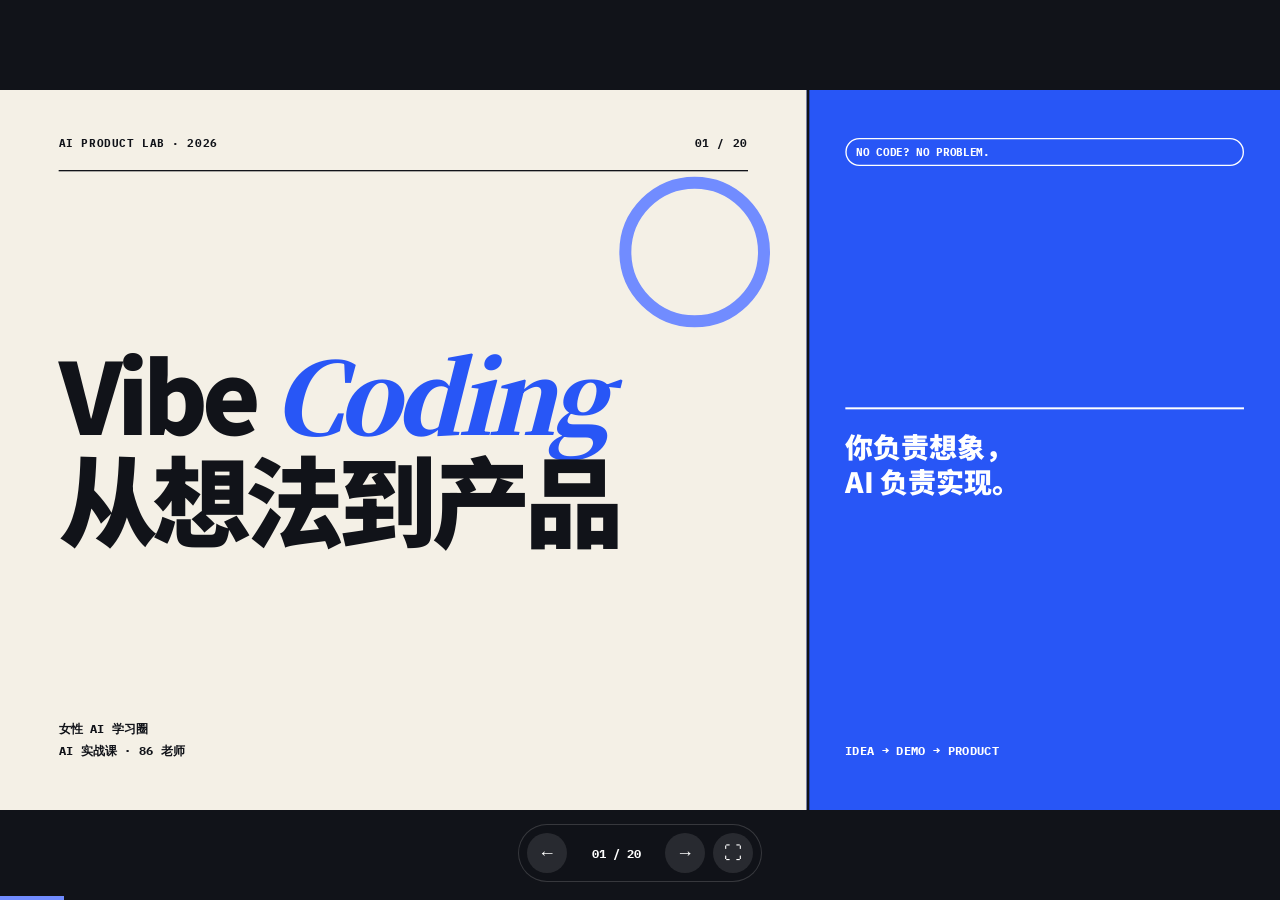
<file: cases/vibe-coding-20/index.html>
<!doctype html>
<html lang="zh-CN">
<head>
  <meta charset="UTF-8">
  <meta name="viewport" content="width=device-width,initial-scale=1">
  <title>Vibe Coding｜从想法到产品的 AI 实战课</title>
  <link rel="preconnect" href="https://fonts.googleapis.com">
  <link rel="preconnect" href="https://fonts.gstatic.com" crossorigin>
  <link href="https://fonts.googleapis.com/css2?family=IBM+Plex+Mono:wght@500;700&family=Noto+Sans+SC:wght@400;500;700;900&family=Noto+Serif+SC:wght@700;900&display=swap" rel="stylesheet">
  <style>
    /* === THEME TOKENS：课程实验室风，可由工作台色板即时覆盖 === */
    :root{--stage-bg:#111319;--bg:#f4f0e6;--ink:#111319;--muted:#64666b;--blue:#2856f6;--coral:#718cff;--yellow:#dfe6ff;--surface:#fffdf8;--line:rgba(17,19,25,.18);--display:"Noto Sans SC",sans-serif;--serif:"Noto Serif SC",serif;--mono:"IBM Plex Mono",monospace;--ease:cubic-bezier(.16,1,.3,1)}
    *{box-sizing:border-box;margin:0;padding:0}

    /* ===========================================
       FIXED 16:9 STAGE: MANDATORY BASE STYLES
       Slides are authored at 1920×1080 and scaled as a whole.
       =========================================== */
    html,body{width:100%;height:100%;margin:0;overflow:hidden;background:var(--stage-bg,#000)}
    .deck-viewport{position:fixed;inset:0;overflow:hidden;background:var(--stage-bg,#000)}
    .deck-stage{position:absolute;left:0;top:0;width:1920px;height:1080px;overflow:hidden;transform-origin:0 0;background:var(--slide-bg,#fff)}
    .slide{position:absolute;inset:0;width:1920px;height:1080px;overflow:hidden;display:block;visibility:hidden;opacity:0;pointer-events:none;background:var(--bg);color:var(--ink)}
    .slide.active,.slide.visible{visibility:visible;opacity:1;pointer-events:auto;z-index:1}
    img,video,canvas,svg{max-width:100%;max-height:100%}
    .deck-controls{position:fixed;left:50%;bottom:22px;transform:translateX(-50%);z-index:1000}
    @media print{html,body{width:1920px;height:auto;overflow:visible;background:#fff}.deck-viewport{position:static;overflow:visible;background:#fff}.deck-stage{position:static;width:auto;height:auto;transform:none!important;background:none}.slide{position:relative;display:block!important;visibility:visible!important;opacity:1!important;pointer-events:auto!important;width:1920px;height:1080px;break-after:page;page-break-after:always}.slide:last-child{break-after:auto;page-break-after:auto}.deck-controls{display:none!important}}
    @media(prefers-reduced-motion:reduce){*,*::before,*::after{animation-duration:.01ms!important;transition-duration:.2s!important}}

    /* === DECK GRAMMAR：粗线框、纸张纹理、荧光标签与手写式批注 === */
    .slide{padding:70px 88px;font-family:var(--display);background-image:radial-gradient(circle at 1px 1px,color-mix(in srgb,var(--ink) 11%,transparent) 1px,transparent 0);background-size:24px 24px}
    .slide.dark{background-color:var(--ink);color:var(--bg);--line:rgba(255,255,255,.2)}
    .slide.blue{background-color:var(--blue);color:#fff;--line:rgba(255,255,255,.3)}
    .slide.yellow{background-color:var(--yellow);color:#111319}
    .slide.coral{background-color:var(--coral);color:#111319}
    .topline{height:50px;border-bottom:2px solid currentColor;display:flex;align-items:flex-start;justify-content:space-between;font:700 17px/1 var(--mono);letter-spacing:.08em;text-transform:uppercase}
    .page{display:inline-flex;align-items:center;justify-content:center;width:48px;height:30px;border:2px solid currentColor;border-radius:99px}
    .body{height:calc(100% - 50px);padding-top:46px;position:relative}
    .eyebrow{font:700 18px/1 var(--mono);letter-spacing:.12em;text-transform:uppercase;margin-bottom:22px}
    h1,h2,h3{font-family:var(--display);font-weight:900;letter-spacing:-.055em;line-height:1.06}h1{font-size:136px}h2{font-size:82px}h3{font-size:42px}
    p{font-size:28px;line-height:1.65}.lead{font-size:38px;line-height:1.48;font-weight:500}.muted{color:var(--muted)}.dark .muted,.blue .muted{color:rgba(255,255,255,.66)}
    .marker{display:inline;padding:0 .12em;background:var(--yellow);color:#111319;box-decoration-break:clone;-webkit-box-decoration-break:clone}.underline{text-decoration:underline;text-decoration-color:var(--coral);text-decoration-thickness:12px;text-underline-offset:-4px;text-decoration-skip-ink:none}
    .reveal{opacity:0;transform:translateY(30px);transition:opacity .62s var(--ease),transform .62s var(--ease)}.visible .reveal{opacity:1;transform:none}.reveal:nth-child(2){transition-delay:.08s}.reveal:nth-child(3){transition-delay:.16s}.reveal:nth-child(4){transition-delay:.24s}.reveal:nth-child(5){transition-delay:.32s}
    .note{font:700 20px/1.35 var(--mono);transform:rotate(-3deg);padding:12px 16px;border:2px solid currentColor;background:var(--yellow);color:#111319;box-shadow:7px 7px 0 currentColor}
    .cards{display:grid;gap:22px}.card{background:var(--surface);color:#111319;border:3px solid #111319;padding:28px 30px;box-shadow:9px 9px 0 #111319}.card .num{font:700 16px var(--mono);color:var(--blue)}.card h3{font-size:36px;margin:18px 0 10px}.card p{font-size:22px;line-height:1.5;color:#55585e}
    .pill{display:inline-block;border:2px solid currentColor;border-radius:99px;padding:9px 15px;font:700 16px var(--mono)}

    /* === COVER & STATEMENT LAYOUTS === */
    .cover{padding:0;display:grid!important;grid-template-columns:63% 37%;background:var(--bg)}.cover-main{padding:72px 88px;display:flex;flex-direction:column;justify-content:space-between;position:relative}.cover-main:after{content:"";position:absolute;width:190px;height:190px;border:18px solid var(--coral);border-radius:50%;right:55px;top:130px}.cover-side{background:var(--blue);color:#fff;padding:72px 54px;display:flex;flex-direction:column;justify-content:space-between;border-left:4px solid #111319}.cover h1{font-size:148px;max-width:1050px}.cover h1 em{font-family:var(--serif);font-weight:900;color:var(--blue)}.cover-quote{font:900 42px/1.28 var(--display);border-top:3px solid #fff;padding-top:28px}.cover-meta{font:700 18px/1.8 var(--mono)}
    .statement .body{display:flex;flex-direction:column;justify-content:center}.statement h2{font-size:112px;max-width:1500px}.statement .note{position:absolute;right:80px;bottom:75px}
    .split{display:grid;grid-template-columns:1fr 1fr;gap:80px;align-items:center;height:790px}.split h2{font-size:78px}.bigquote{font:900 68px/1.25 var(--serif);border-left:16px solid var(--coral);padding-left:40px}

    /* === PROCESS, COMPARE, MAP & PRACTICE LAYOUTS === */
    .loop{display:flex;align-items:center;justify-content:space-between;margin-top:95px}.loop .stepbox{width:260px;height:270px;border:3px solid currentColor;display:flex;flex-direction:column;justify-content:space-between;padding:28px;background:color-mix(in srgb,var(--bg) 82%,transparent)}.loop .stepbox b{font:900 64px var(--display)}.loop .stepbox span{font:700 18px var(--mono)}.loop i{font-style:normal;font-size:52px}
    .code-layers{display:grid;grid-template-columns:repeat(3,1fr);gap:24px}.code-layer{height:360px;border:4px solid currentColor;padding:34px;position:relative}.code-layer strong{font:900 76px var(--mono)}.code-layer p{position:absolute;left:34px;bottom:34px;font-weight:700}.ide{margin-top:34px;border:3px solid currentColor;padding:24px 34px;display:flex;justify-content:space-between;font:700 21px var(--mono)}
    .tool-map{display:grid;grid-template-columns:repeat(3,1fr);gap:24px;margin-top:50px}.tool{min-height:440px;padding:32px;border:3px solid currentColor;display:flex;flex-direction:column}.tool:nth-child(2){background:var(--blue);color:#fff}.tool:nth-child(3){background:var(--yellow);color:#111319}.tool b{font-size:38px}.tool p{font-size:23px;margin-top:auto}.tool .level{font:700 17px var(--mono)}
    .compare{display:grid;grid-template-columns:1fr 90px 1fr;align-items:stretch;margin-top:40px}.compare article{border:4px solid currentColor;padding:42px}.compare article:first-child{background:var(--surface);color:#111319}.compare article:last-child{background:var(--yellow);color:#111319}.compare article h3{font-size:62px}.compare article ul{list-style:none;margin-top:44px}.compare article li{font-size:25px;padding:16px 0;border-top:2px solid currentColor}.versus{display:flex;align-items:center;justify-content:center;font:900 26px var(--mono);writing-mode:vertical-rl}
    .warning{display:grid;grid-template-columns:43% 1fr;gap:80px;align-items:center;height:790px}.warning-symbol{font:900 280px/1 var(--display);text-align:center}.checklist{list-style:none}.checklist li{font-size:29px;line-height:1.45;padding:20px 0;border-top:2px solid currentColor}.checklist li:before{content:"✓";font:900 21px var(--mono);display:inline-flex;width:38px;height:38px;border:2px solid currentColor;border-radius:50%;align-items:center;justify-content:center;margin-right:20px}
    .three{grid-template-columns:repeat(3,1fr);margin-top:50px}.three .card{min-height:470px}.three .card:nth-child(2){background:var(--yellow)}.three .card:nth-child(3){background:var(--blue);color:#fff}.three .card:nth-child(3) p,.three .card:nth-child(3) .num{color:#fff}
    .pipeline{display:flex;gap:0;margin-top:82px}.pipeline div{flex:1;border:3px solid currentColor;border-right:0;padding:26px 18px;min-height:190px}.pipeline div:last-child{border-right:3px solid currentColor}.pipeline b{font:900 48px var(--display);display:block}.pipeline span{font:700 16px/1.4 var(--mono)}
    .website{display:grid;grid-template-columns:42% 1fr;gap:60px;height:790px}.site-wire{border:4px solid currentColor;padding:22px;background:var(--surface);color:#111319;box-shadow:12px 12px 0 currentColor}.browserbar{height:42px;border-bottom:3px solid #111319;font:700 18px var(--mono)}.wirehero{height:260px;padding:40px 28px;border-bottom:3px solid #111319}.wirehero b{font-size:44px}.wiregrid{display:grid;grid-template-columns:1fr 1fr;gap:14px;padding-top:18px}.wiregrid div{height:110px;border:3px solid #111319;padding:18px;font:700 18px var(--mono)}.website .checklist li{font-size:27px}
    .prompt-grid{display:grid;grid-template-columns:repeat(4,1fr);gap:18px;margin-top:40px}.prompt-grid div{border:3px solid currentColor;padding:24px;min-height:160px}.prompt-grid b{font:900 30px var(--display)}.prompt-grid span{display:block;margin-top:18px;font:700 15px/1.5 var(--mono)}.accept{margin-top:28px;padding:22px 28px;background:var(--ink);color:var(--bg);font:700 21px/1.5 var(--mono)}
    .release{display:grid;grid-template-columns:1fr 1fr;gap:28px;margin-top:42px}.release article{border:3px solid currentColor;padding:28px;min-height:250px}.release h3{font-size:38px;margin-bottom:18px}.release p{font-size:22px}.pitchline{margin-top:28px;display:flex;gap:12px}.pitchline span{flex:1;padding:15px 12px;text-align:center;border:2px solid currentColor;font:700 15px var(--mono)}
    .outcomes{display:grid;grid-template-columns:repeat(3,1fr);gap:24px;margin-top:64px}.outcome{border:3px solid currentColor;padding:30px;min-height:250px;display:flex;flex-direction:column;justify-content:space-between}.outcome:nth-child(2){background:var(--blue);color:#fff}.outcome:nth-child(3){background:var(--yellow);color:#111319}.outcome strong{font:900 72px var(--display)}.outcome span{font:700 18px/1.45 var(--mono)}
    .before-after{display:grid;grid-template-columns:1fr 80px 1fr;gap:18px;align-items:center;margin-top:38px}.mock-window{height:460px;border:4px solid currentColor;background:var(--surface);color:#111319;box-shadow:10px 10px 0 currentColor;overflow:hidden}.mock-bar{height:48px;border-bottom:3px solid #111319;padding:12px 18px;font:700 15px var(--mono)}.mock-canvas{height:calc(100% - 48px);padding:30px;position:relative}.mock-canvas.bad{color:#777;background:#eee}.mock-canvas.good{background:var(--bg)}.mock-canvas h3{font-size:45px}.mock-canvas p{font-size:20px;margin-top:18px;max-width:440px}.fake-button{position:absolute;left:30px;bottom:32px;padding:14px 22px;border:3px solid #111319;font:900 18px var(--display)}.bad .fake-button{background:#bbb}.good .fake-button{background:var(--coral);box-shadow:6px 6px 0 #111319}.arrow-big{text-align:center;font:900 54px var(--display)}
    .tool-ui{display:grid;grid-template-columns:1fr 1fr;gap:28px;margin-top:34px}.ui-panel{height:480px;border:4px solid currentColor;background:#111319;color:#fff;overflow:hidden}.ui-head{height:58px;border-bottom:2px solid rgba(255,255,255,.28);padding:17px 22px;font:700 16px var(--mono);display:flex;justify-content:space-between}.ui-body{height:calc(100% - 58px);display:grid;grid-template-columns:32% 1fr}.ui-side{border-right:2px solid rgba(255,255,255,.24);padding:22px;font:700 15px/2 var(--mono)}.ui-work{padding:24px}.code-row{height:13px;background:rgba(255,255,255,.22);margin:12px 0}.code-row.hot{background:var(--yellow);width:72%}.product-ui{background:var(--surface);color:#111319}.product-ui .ui-head{border-color:#111319}.product-ui .ui-body{grid-template-columns:1fr}.phone-preview{width:190px;height:330px;border:8px solid #111319;border-radius:28px;margin:16px auto;padding:18px;background:var(--bg)}.phone-preview b{font-size:24px}.phone-preview i{display:block;height:78px;background:var(--blue);margin-top:18px}.phone-preview span{display:block;border:2px solid #111319;margin-top:14px;padding:8px;text-align:center;font:700 13px var(--mono)}
    .product-gallery{display:grid;grid-template-columns:repeat(3,1fr);gap:22px;margin-top:42px}.product-card{border:3px solid currentColor;padding:26px;min-height:440px;background:var(--surface);color:#111319}.product-card:nth-child(2){background:var(--yellow)}.product-card:nth-child(3){background:var(--blue);color:#fff}.product-card .visual{height:170px;border:3px solid currentColor;margin-bottom:24px;padding:18px;position:relative}.visual.rows:before,.visual.rows:after{content:"";display:block;height:18px;background:currentColor;margin:15px 0;opacity:.35}.visual.app:before{content:"";display:block;width:70px;height:120px;border:6px solid currentColor;border-radius:16px;margin:auto}.visual.agent:before{content:"AI";display:grid;place-items:center;width:100px;height:100px;border:4px solid currentColor;border-radius:50%;margin:12px auto;font:900 35px var(--mono)}.product-card h3{font-size:36px}.product-card p{font-size:21px;margin-top:12px}
    .task-sheet{display:grid;grid-template-columns:1fr 1fr;gap:30px;margin-top:40px}.task-form{border:4px solid currentColor;background:var(--surface);color:#111319;padding:34px;box-shadow:12px 12px 0 currentColor}.task-line{display:grid;grid-template-columns:100px 1fr;align-items:center;padding:20px 0;border-bottom:2px solid #111319}.task-line b{font:900 30px var(--display)}.task-line span{font:500 24px var(--display);color:#777}.task-example{padding:42px;background:var(--blue);color:#fff;border:4px solid currentColor}.task-example h3{font-size:46px}.task-example p{font-size:26px;margin-top:28px}
    .live-steps{display:grid;grid-template-columns:repeat(4,1fr);gap:18px;margin-top:44px}.live-step{border:3px solid currentColor;padding:26px;min-height:390px;position:relative}.live-step:nth-child(2){background:var(--blue);color:#fff}.live-step:nth-child(3){background:var(--yellow);color:#111319}.live-step:nth-child(4){background:var(--coral);color:#111319}.live-step em{font:700 16px var(--mono);font-style:normal}.live-step b{display:block;font-size:40px;margin:30px 0 18px}.live-step p{font-size:21px}.live-step small{position:absolute;left:26px;bottom:24px;font:700 14px var(--mono)}
    .app-flow{display:grid;grid-template-columns:260px 1fr;gap:60px;margin-top:34px}.app-phone{height:530px;border:10px solid currentColor;border-radius:38px;padding:26px;background:var(--surface);color:#111319;box-shadow:12px 12px 0 currentColor}.app-phone h3{font-size:32px}.app-phone .app-card{height:120px;background:var(--blue);margin:26px 0}.app-phone button{width:100%;padding:14px;background:var(--yellow);border:3px solid #111319;font:900 17px var(--display)}.flow-steps{display:flex;align-items:center;gap:0}.flow-node{flex:1;border:3px solid currentColor;padding:28px 18px;min-height:180px}.flow-node b{font:900 34px var(--display)}.flow-node span{display:block;margin-top:18px;font:700 15px/1.5 var(--mono)}.flow-arrow{font-size:40px;padding:0 10px}
    .scoreboard{display:grid;grid-template-columns:1fr 430px;gap:50px;margin-top:36px}.pitch-card{border:4px solid currentColor;background:var(--surface);color:#111319;padding:34px}.pitch-card ol{list-style:none;counter-reset:p}.pitch-card li{counter-increment:p;font-size:26px;padding:16px 0;border-bottom:2px solid #111319}.pitch-card li:before{content:"0" counter(p);font:700 14px var(--mono);margin-right:20px}.score-card{background:var(--yellow);color:#111319;border:4px solid currentColor;padding:34px}.score-card h3{font-size:38px}.score-card div{display:flex;justify-content:space-between;padding:18px 0;border-bottom:2px solid #111319;font:700 20px var(--mono)}
    .final{padding:0;display:grid!important;grid-template-columns:1fr 43%}.final-copy{padding:76px 88px;display:flex;flex-direction:column;justify-content:space-between}.final-side{background:var(--yellow);color:#111319;padding:72px 55px;display:flex;flex-direction:column;justify-content:center}.final-side ol{list-style:none;counter-reset:n}.final-side li{counter-increment:n;font-size:29px;font-weight:700;padding:19px 0;border-top:2px solid #111319}.final-side li:before{content:"0" counter(n);font:700 16px var(--mono);margin-right:22px}.final h2{font-size:105px}.final .quote{font:900 43px/1.35 var(--serif);color:var(--blue)}

    /* === FIVE SKILL LANGUAGES：主 Skill 改变布局语法，不再只是换颜色 === */
    body[data-family="beautiful-html-templates"]{--display:var(--serif)}
    body[data-family="beautiful-html-templates"] .slide{padding:92px 120px;background-image:linear-gradient(90deg,transparent 0 8%,color-mix(in srgb,var(--ink) 8%,transparent) 8% 8.08%,transparent 8.08%)}
    body[data-family="beautiful-html-templates"] .topline{border-width:1px;font-weight:500}
    body[data-family="beautiful-html-templates"] h1,body[data-family="beautiful-html-templates"] h2,body[data-family="beautiful-html-templates"] h3{font-family:var(--serif);letter-spacing:-.035em}
    body[data-family="beautiful-html-templates"] .cover{grid-template-columns:46% 54%}
    body[data-family="beautiful-html-templates"] .cover-main{padding:92px 110px}
    body[data-family="beautiful-html-templates"] .cover-side{background:var(--yellow);color:var(--ink);border-left:1px solid var(--ink)}
    body[data-family="beautiful-html-templates"] .cover-quote{border-color:var(--ink);font-family:var(--serif);font-size:54px}
    body[data-family="beautiful-html-templates"] .card,body[data-family="beautiful-html-templates"] .mock-window,body[data-family="beautiful-html-templates"] .task-form,body[data-family="beautiful-html-templates"] .site-wire{border-width:1px;box-shadow:none}
    body[data-family="beautiful-html-templates"] .before-after{grid-template-columns:.78fr 60px 1.22fr}
    body[data-family="beautiful-html-templates"] .product-card{border-width:1px;padding:38px}
    body[data-family="beautiful-html-templates"] .page{border:0;border-radius:0;border-bottom:1px solid currentColor}

    body[data-family="html-anything"]{--bg:#0b0f18;--ink:#f4f7ff;--surface:#121a29;--muted:#9aa8bf;--line:rgba(255,255,255,.18)}
    body[data-family="html-anything"] .slide{background-color:var(--bg)!important;color:var(--ink)!important;background-image:linear-gradient(color-mix(in srgb,var(--blue) 10%,transparent) 1px,transparent 1px),linear-gradient(90deg,color-mix(in srgb,var(--blue) 10%,transparent) 1px,transparent 1px);background-size:54px 54px}
    body[data-family="html-anything"] .cover{grid-template-columns:1fr;grid-template-rows:68% 32%}
    body[data-family="html-anything"] .cover-main{background:var(--bg);padding:54px 78px}
    body[data-family="html-anything"] .cover-main h1{font-size:112px;max-width:1600px}
    body[data-family="html-anything"] .cover-side{background:color-mix(in srgb,var(--blue) 72%,#05070d);border-left:0;border-top:1px solid var(--blue);padding:32px 78px;flex-direction:row;align-items:center}
    body[data-family="html-anything"] .cover-side .cover-quote{border-top:0;border-left:3px solid currentColor;padding:0 0 0 28px;font-size:36px}
    body[data-family="html-anything"] .card,body[data-family="html-anything"] .mock-window,body[data-family="html-anything"] .product-card,body[data-family="html-anything"] .task-form,body[data-family="html-anything"] .site-wire,body[data-family="html-anything"] .pitch-card{background:color-mix(in srgb,var(--blue) 9%,#0b0f18);color:var(--ink);border:1px solid color-mix(in srgb,var(--blue) 48%,transparent);border-radius:26px;box-shadow:0 0 42px color-mix(in srgb,var(--blue) 14%,transparent)}
    body[data-family="html-anything"] .outcome,body[data-family="html-anything"] .tool,body[data-family="html-anything"] .live-step,body[data-family="html-anything"] .flow-node{border-radius:24px;border-width:1px}
    body[data-family="html-anything"] .before-after{grid-template-columns:1fr 44px 1fr}
    body[data-family="html-anything"] .topline{border-color:var(--blue)}
    body[data-family="html-anything"] .mock-canvas.bad,body[data-family="html-anything"] .mock-canvas.good{background:#101827;color:var(--ink)}

    body[data-family="guizang"]{--display:var(--serif)}
    body[data-family="guizang"] .slide{padding:64px 78px 64px 170px;background-image:linear-gradient(90deg,var(--blue) 0 72px,transparent 72px),radial-gradient(circle at 1px 1px,color-mix(in srgb,var(--ink) 8%,transparent) 1px,transparent 0);background-size:auto,20px 20px}
    body[data-family="guizang"] h1,body[data-family="guizang"] h2,body[data-family="guizang"] h3{font-family:var(--serif)}
    body[data-family="guizang"] .topline{border-bottom:6px solid currentColor}
    body[data-family="guizang"] .page{width:70px;height:52px;border-radius:0;background:var(--blue);color:#fff;border:0;font-size:24px}
    body[data-family="guizang"] .cover{grid-template-columns:68% 32%}
    body[data-family="guizang"] .cover-main{padding-left:170px;background-image:linear-gradient(90deg,var(--blue) 0 72px,transparent 72px)}
    body[data-family="guizang"] .cover-side{background:var(--ink);color:var(--bg)}
    body[data-family="guizang"] .card,body[data-family="guizang"] .product-card,body[data-family="guizang"] .task-form,body[data-family="guizang"] .site-wire{box-shadow:none;border:0;border-top:10px solid var(--blue)}
    body[data-family="guizang"] .before-after{grid-template-columns:1.18fr 56px .82fr}
    body[data-family="guizang"] .pipeline div:nth-child(odd){background:var(--yellow)}

    body[data-family="html-ppt"] .slide{background-image:linear-gradient(color-mix(in srgb,var(--ink) 9%,transparent) 1px,transparent 1px),linear-gradient(90deg,color-mix(in srgb,var(--ink) 9%,transparent) 1px,transparent 1px);background-size:80px 80px}
    body[data-family="html-ppt"] .topline{border-bottom:8px solid currentColor;text-transform:uppercase}
    body[data-family="html-ppt"] .cover{grid-template-columns:72% 28%}
    body[data-family="html-ppt"] .cover-main{background:var(--surface)}
    body[data-family="html-ppt"] .cover-side{background:var(--blue);border-left:12px solid var(--ink)}
    body[data-family="html-ppt"] .card,body[data-family="html-ppt"] .mock-window,body[data-family="html-ppt"] .product-card,body[data-family="html-ppt"] .task-form,body[data-family="html-ppt"] .site-wire{box-shadow:none;border-radius:0;border-width:5px}
    body[data-family="html-ppt"] .page{border-radius:0;background:var(--ink);color:var(--bg);height:42px}
    body[data-family="html-ppt"] .three{grid-template-columns:1.4fr .8fr .8fr}
    body[data-family="html-ppt"] .before-after{grid-template-columns:1.3fr 70px .7fr}

    body[data-family="kami"]{--display:var(--serif)}
    body[data-family="kami"] .slide{padding:105px 150px;background-image:none}
    body[data-family="kami"] h1,body[data-family="kami"] h2,body[data-family="kami"] h3{font-family:var(--serif);font-weight:700}
    body[data-family="kami"] .topline{border-width:1px}
    body[data-family="kami"] .card,body[data-family="kami"] .product-card,body[data-family="kami"] .mock-window{box-shadow:none;border-width:1px}
    body[data-family="beautiful-html-templates"] .slide.cover,body[data-family="html-anything"] .slide.cover,body[data-family="guizang"] .slide.cover,body[data-family="html-ppt"] .slide.cover,body[data-family="kami"] .slide.cover{padding:0}

    /* === STYLE BLUEPRINTS：同一 Skill 内的主题也会改变结构，而非只换颜色 === */
    body[data-style="frontend-preset:electric-studio"] .cover{grid-template-columns:1fr;grid-template-rows:72% 28%}
    body[data-style="frontend-preset:electric-studio"] .cover-main{padding:62px 105px}
    body[data-style="frontend-preset:electric-studio"] .cover h1{max-width:1500px}
    body[data-style="frontend-preset:electric-studio"] .cover-side{border:0;border-top:4px solid currentColor;padding:30px 105px;flex-direction:row;align-items:center}
    body[data-style="frontend-preset:electric-studio"] .cover-side .cover-quote{border:0;border-left:4px solid currentColor;padding:0 0 0 28px;font-size:38px}
    body[data-style="frontend-preset:electric-studio"] .three{grid-template-columns:1.45fr .78fr .78fr}

    body[data-style="frontend-bold:emerald-editorial"] .cover{grid-template-columns:34% 66%}
    body[data-style="frontend-bold:emerald-editorial"] .cover-main{grid-column:2;grid-row:1;padding:105px 120px}
    body[data-style="frontend-bold:emerald-editorial"] .cover-side{grid-column:1;grid-row:1;border:0;border-right:1px solid currentColor}
    body[data-style="frontend-bold:emerald-editorial"] .cover h1{font-size:122px}
    body[data-style="frontend-bold:emerald-editorial"] .split{grid-template-columns:38% 62%}
    body[data-style="frontend-bold:emerald-editorial"] .cards{grid-template-columns:1fr 1fr}
    body[data-style="frontend-bold:emerald-editorial"] .three{grid-template-columns:1fr 1.3fr .7fr}

    body[data-style="skill:deck-graphify-dark"] .cover{grid-template-columns:40% 60%;grid-template-rows:1fr}
    body[data-style="skill:deck-graphify-dark"] .cover-main{grid-column:2;grid-row:1;padding:72px 90px}
    body[data-style="skill:deck-graphify-dark"] .cover-side{grid-column:1;grid-row:1;border:0;border-right:1px solid var(--blue);padding:72px 48px}
    body[data-style="skill:deck-graphify-dark"] .cover-main h1{font-size:104px}
    body[data-style="skill:deck-graphify-dark"] .three{grid-template-columns:1fr 1fr}
    body[data-style="skill:deck-graphify-dark"] .three .card:first-child{grid-row:1/3}
    body[data-style="skill:deck-graphify-dark"] .pipeline{display:grid;grid-template-columns:repeat(3,1fr);gap:18px}
    body[data-style="skill:deck-graphify-dark"] .pipeline div{border:1px solid var(--blue);border-radius:18px}

    body[data-style="guizang:swiss"] .slide{padding:76px 98px;background-image:linear-gradient(color-mix(in srgb,var(--ink) 8%,transparent) 1px,transparent 1px),linear-gradient(90deg,color-mix(in srgb,var(--ink) 8%,transparent) 1px,transparent 1px);background-size:96px 96px}
    body[data-style="guizang:swiss"] .cover{grid-template-columns:28% 72%}
    body[data-style="guizang:swiss"] .cover-main{grid-column:2;grid-row:1;padding:86px 100px;background-image:none}
    body[data-style="guizang:swiss"] .cover-side{grid-column:1;grid-row:1;border:0}
    body[data-style="guizang:swiss"] .topline{border-width:1px}
    body[data-style="guizang:swiss"] .card,body[data-style="guizang:swiss"] .product-card{border:2px solid currentColor;border-top-width:2px}
    body[data-style="guizang:swiss"] .three{grid-template-columns:2fr 1fr 1fr}

    body[data-style="html-ppt-theme:academic-paper"]{--display:var(--serif)}
    body[data-style="html-ppt-theme:academic-paper"] .slide{padding:105px 145px;background-image:none}
    body[data-style="html-ppt-theme:academic-paper"] .cover{grid-template-columns:56% 44%}
    body[data-style="html-ppt-theme:academic-paper"] .cover-main{padding:110px 130px}
    body[data-style="html-ppt-theme:academic-paper"] .cover-side{border-left:1px solid currentColor}
    body[data-style="html-ppt-theme:academic-paper"] .cover h1{font-family:var(--serif);font-size:118px}
    body[data-style="html-ppt-theme:academic-paper"] .topline{border-bottom-width:1px;text-transform:none}
    body[data-style="html-ppt-theme:academic-paper"] .page{background:transparent;color:currentColor;border-bottom:1px solid currentColor}
    body[data-style="html-ppt-theme:academic-paper"] .card,body[data-style="html-ppt-theme:academic-paper"] .product-card,body[data-style="html-ppt-theme:academic-paper"] .mock-window{border-width:1px}
    body[data-style="html-ppt-theme:academic-paper"] .split{grid-template-columns:.72fr 1.28fr}

    /* === CONTROLS & INLINE EDITING === */
    .controls{position:fixed;z-index:1000;left:50%;bottom:18px;transform:translateX(-50%);display:flex;align-items:center;gap:8px;padding:8px;background:rgba(17,19,25,.9);border:1px solid rgba(255,255,255,.16);border-radius:99px}.controls button{width:40px;height:40px;border:0;border-radius:50%;background:rgba(255,255,255,.1);color:#fff;font-size:18px;cursor:pointer}.controls span{min-width:82px;text-align:center;color:#fff;font:700 12px var(--mono)}.progress{position:fixed;z-index:1001;left:0;bottom:0;height:4px;background:var(--coral);transition:width .35s var(--ease)}
    .edit-hotzone{position:fixed;top:0;left:0;width:80px;height:80px;z-index:10000;cursor:pointer}.edit-toggle{position:fixed;top:18px;left:18px;z-index:10001;width:44px;height:44px;border:2px solid #111319;background:var(--yellow);box-shadow:4px 4px 0 #111319;font-size:19px;opacity:0;pointer-events:none;transition:opacity .25s}.edit-toggle.show,.edit-toggle.active{opacity:1;pointer-events:auto}body.editing [data-edit]{outline:2px dashed var(--coral);outline-offset:4px;cursor:text}
  </style>
</head>
<body>
  <div class="deck-viewport"><main class="deck-stage" id="deckStage">
    <section class="slide cover active visible"><div class="cover-main"><div class="topline"><span>AI PRODUCT LAB · 2026</span><span>01 / 20</span></div><h1 class="reveal" data-edit>Vibe <em>Coding</em><br>从想法到产品</h1><div class="cover-meta reveal" data-edit>女性 AI 学习圈<br>AI 实战课 · 86 老师</div></div><aside class="cover-side"><span class="pill">NO CODE? NO PROBLEM.</span><div class="cover-quote reveal" data-edit>你负责想象，<br>AI 负责实现。</div><div class="cover-meta">IDEA → DEMO → PRODUCT</div></aside></section>

    <section class="slide"><header class="topline"><span>今天的交付 / TODAY'S OUTPUT</span><span class="page">02</span></header><div class="body"><div class="eyebrow reveal">这不是一门语法考试</div><h2 class="reveal" data-edit>离开课堂时，你手里应该有——</h2><div class="outcomes reveal"><div class="outcome"><strong>01</strong><span>一个说清楚的<br>产品想法</span></div><div class="outcome"><strong>02</strong><span>一个可以演示的<br>第一版 Demo</span></div><div class="outcome"><strong>03</strong><span>一条继续修改与<br>发布的行动路径</span></div></div></div></section>

    <section class="slide blue"><header class="topline"><span>认知切换 / MINDSET SHIFT</span><span class="page">03</span></header><div class="body split"><div><div class="eyebrow reveal">VIBE CODING · 2025</div><h2 class="reveal" data-edit>入口从“会不会写”<br>变成<span class="marker">能不能说清楚</span></h2><p class="lead muted reveal">你从代码执行者，变成产品导演。</p></div><div class="cards"><article class="card reveal"><span class="num">HUMAN / 01</span><h3>你负责</h3><p data-edit>方向、目标、判断、体验与最终取舍。</p></article><article class="card reveal"><span class="num">AI / 02</span><h3>AI 负责</h3><p data-edit>代码、页面、功能、调试与重复劳动。</p></article></div></div></section>

    <section class="slide yellow"><header class="topline"><span>核心循环 / CORE LOOP</span><span class="page">04</span></header><div class="body"><div class="eyebrow reveal">五步完成一个作品</div><h2 class="reveal" data-edit>想 → 说 → 看 → 改 → 发</h2><div class="loop reveal"><div class="stepbox"><span>01 / DEFINE</span><b>想</b><p>定义目标</p></div><i>→</i><div class="stepbox"><span>02 / EXPRESS</span><b>说</b><p>清楚表达</p></div><i>→</i><div class="stepbox"><span>03 / REVIEW</span><b>看</b><p>审视首版</p></div><i>→</i><div class="stepbox"><span>04 / ITERATE</span><b>改</b><p>具体反馈</p></div><i>→</i><div class="stepbox"><span>05 / SHIP</span><b>发</b><p>真实发布</p></div></div></div></section>

    <section class="slide coral"><header class="topline"><span>第一次迭代 / BEFORE & AFTER</span><span class="page">05</span></header><div class="body"><div class="eyebrow reveal">不要期待一句话直接得到最终稿</div><h2 class="reveal" data-edit>第一版，是对话的开始。</h2><div class="before-after reveal"><div class="mock-window"><div class="mock-bar">FIRST-DRAFT.HTML · 首版</div><div class="mock-canvas bad"><h3>课程报名</h3><p>欢迎报名我们的课程，点击下面按钮提交信息。</p><div class="fake-button">提交</div></div></div><div class="arrow-big">→</div><div class="mock-window"><div class="mock-bar">REVISION-03.HTML · 修改后</div><div class="mock-canvas good"><span class="pill">女性 AI 学习圈</span><h3 style="margin-top:26px">把想法，<br>做成第一个产品</h3><p>增加信任信息、清晰行动按钮与手机端布局。</p><div class="fake-button">立即加入学习圈 →</div></div></div></div></div></section>

    <section class="slide dark"><header class="topline"><span>理解现场 / THE WORKSHOP</span><span class="page">06</span></header><div class="body split"><div><div class="eyebrow reveal">像请一支装修队</div><h2 class="reveal" data-edit>你是屋主，<br>也是<span class="marker">总设计师</span></h2><p class="lead muted reveal">不必亲自砌墙，但要讲清需求与验收标准。</p></div><div><div class="code-layers" style="grid-template-columns:1fr"><div class="code-layer reveal" style="height:180px"><strong style="font-size:48px">HTML</strong><p>骨架 · 内容与结构</p></div><div class="code-layer reveal" style="height:180px;background:var(--blue);color:#fff"><strong style="font-size:48px">CSS</strong><p>妆容 · 颜色与版式</p></div><div class="code-layer reveal" style="height:180px;background:var(--yellow);color:#111319"><strong style="font-size:48px">JS</strong><p>动作 · 交互与逻辑</p></div></div><div class="ide reveal"><span>IDE = 你的产品工作室</span><span>文件 + 预览 + AI</span></div></div></div></section>

    <section class="slide"><header class="topline"><span>工具地图 / TOOL MAP</span><span class="page">07</span></header><div class="body"><div class="eyebrow reveal">没有最强，只有当前阶段最省力</div><h2 class="reveal" data-edit>先选任务，再选工具。</h2><div class="tool-map"><article class="tool reveal"><span class="level">LEVEL 01</span><b>对话式生成</b><p>探索想法、写首版需求、做最小验证。</p></article><article class="tool reveal"><span class="level">LEVEL 02</span><b>云端产品工具</b><p>网页、H5、轻应用与快速发布。</p></article><article class="tool reveal"><span class="level">LEVEL 03</span><b>IDE 编程代理</b><p>复杂、可控、可持续迭代的项目。</p></article></div></div></section>

    <section class="slide blue"><header class="topline"><span>界面示意 / TWO WORK MODES</span><span class="page">08</span></header><div class="body"><div class="eyebrow reveal">先快后深，按任务切换</div><h2 class="reveal" data-edit>WorkBuddy × 秒哒</h2><div class="tool-ui"><div class="ui-panel reveal"><div class="ui-head"><span>WORKBUDDY · DESKTOP</span><span>本地工作台</span></div><div class="ui-body"><div class="ui-side">FILES<br>PROJECT<br>PREVIEW<br>TERMINAL<br>AI AGENT</div><div class="ui-work"><div class="code-row hot"></div><div class="code-row"></div><div class="code-row" style="width:84%"></div><div class="code-row hot" style="width:54%"></div><div class="code-row"></div><p style="font-size:18px;margin-top:42px">适合：本地文件、多轮修改、复杂项目</p></div></div></div><div class="ui-panel product-ui reveal"><div class="ui-head"><span>MIAODA · CLOUD</span><span>快速生成器</span></div><div class="ui-body"><div class="phone-preview"><b>活动报名</b><i></i><span>输入信息</span><span style="background:var(--yellow)">立即提交 →</span></div></div></div></div></div></section>

    <section class="slide coral"><header class="topline"><span>安全边界 / PERMISSION</span><span class="page">09</span></header><div class="body warning"><div><div class="warning-symbol reveal">!</div><h2 class="reveal" data-edit>AI 能执行，<br>授权仍由你负责。</h2></div><ul class="checklist reveal"><li>先在副本上试，重要文件先备份</li><li>看清它要读什么、改什么、删什么</li><li>账号、密钥与隐私不要直接粘贴</li><li>发布前检查链接、表单、数据与手机端</li></ul></div></section>

    <section class="slide"><header class="topline"><span>能力层级 / THREE LEVELS</span><span class="page">10</span></header><div class="body"><div class="eyebrow reveal">问题需要做到哪一步？</div><h2 class="reveal" data-edit>工具 → 产品 → Agent</h2><div class="cards three"><article class="card reveal"><span class="num">01 / TOOL</span><h3>一个动作</h3><p>表格转换、批量改名、文案清洗。</p></article><article class="card reveal"><span class="num">02 / PRODUCT</span><h3>一条旅程</h3><p>报名、提交、反馈、数据与持续迭代。</p></article><article class="card reveal"><span class="num">03 / AGENT</span><h3>一个目标</h3><p>拆任务、调工具、读资料、产出并修正。</p></article></div></div></section>

    <section class="slide dark"><header class="topline"><span>先看成品 / WHAT CAN BE BUILT</span><span class="page">11</span></header><div class="body"><div class="eyebrow reveal">不是概念，是可以交付的东西</div><h2 class="reveal" data-edit>三种真实成品形态</h2><div class="product-gallery reveal"><article class="product-card"><div class="visual rows"></div><span class="pill">TOOL</span><h3>会议纪要清洗器</h3><p>粘贴原始记录，一键整理重点、待办与负责人。</p></article><article class="product-card"><div class="visual app"></div><span class="pill">PRODUCT</span><h3>课程报名页</h3><p>介绍课程、收集报名信息并完成行动转化。</p></article><article class="product-card"><div class="visual agent"></div><span class="pill">AGENT</span><h3>课程助教 Agent</h3><p>读取资料、回答问题、生成练习并跟进学习。</p></article></div></div></section>

    <section class="slide blue"><header class="topline"><span>课堂任务 01 / WHO · PAIN · SOLUTION</span><span class="page">12</span></header><div class="body"><div class="eyebrow reveal">现在轮到你：先找痛点，再谈功能</div><h2 class="reveal" data-edit>用三句话，定义你的产品。</h2><div class="task-sheet"><div class="task-form reveal"><div class="task-line"><b>谁</b><span>正在受困的人是……</span></div><div class="task-line"><b>痛</b><span>最麻烦的时刻是……</span></div><div class="task-line"><b>解</b><span>我想让这件事变得……</span></div></div><div class="task-example reveal"><span class="pill">示例</span><h3>培训讲师的课后资料总是散落</h3><p>做一个能自动归档课件、作业与学员问题的课程资料助手。</p></div></div></div></section>

    <section class="slide coral"><header class="topline"><span>产品路径 / DEMO TO PRODUCT</span><span class="page">13</span></header><div class="body"><div class="eyebrow reveal">不要一开始就造航空母舰</div><h2 class="reveal" data-edit>先做能跑的，再做值得传播的。</h2><div class="pipeline reveal"><div><b>需求</b><span>说清问题</span></div><div><b>结构</b><span>画出路径</span></div><div><b>首版</b><span>做出 Demo</span></div><div><b>测试</b><span>找真用户</span></div><div><b>迭代</b><span>形成 MVP</span></div><div><b>发布</b><span>持续反馈</span></div></div></div></section>

    <section class="slide"><header class="topline"><span>实战一 / PERSONAL WEBSITE</span><span class="page">14</span></header><div class="body website"><div class="site-wire reveal"><div class="browserbar">● ● ●　86-TEACHER.HTML</div><div class="wirehero" style="background:var(--coral)"><span class="pill">HERO</span><br><br><b>让 AI 在组织里，真正发生</b></div><div class="wiregrid"><div>ABOUT<br>身份与认证</div><div>IMPACT<br>300+ 场培训</div><div>CASES<br>政企服务案例</div><div>CONTACT<br>微信与电话</div></div></div><div><div class="eyebrow reveal">个人网站不是简历搬家</div><h2 class="reveal" data-edit>让陌生人快速<br><span class="marker">理解并信任你</span></h2><ul class="checklist reveal"><li>你是谁</li><li>你能解决什么</li><li>为什么相信你</li><li>下一步如何联系你</li></ul></div></div></section>

    <section class="slide yellow"><header class="topline"><span>提示词模板 / PROMPT BLUEPRINT</span><span class="page">15</span></header><div class="body"><div class="eyebrow reveal">把想法变成可执行的说明书</div><h2 class="reveal" data-edit>好提示词 = 目标 + 约束 + 内容 + 标准</h2><div class="prompt-grid reveal"><div><b>目标</b><span>做给谁？解决什么？</span></div><div><b>结构</b><span>页数、章节、用户路径</span></div><div><b>风格</b><span>字体、颜色、动效、禁止项</span></div><div><b>内容</b><span>必须出现的数据与案例</span></div></div><div class="accept reveal" data-edit>可直接复制：请帮我制作一个【作品类型】，目标用户是【谁】，解决【痛点】。包含【结构】，采用【风格】，必须出现【内容】，并满足【验收标准】。</div></div></section>

    <section class="slide dark"><header class="topline"><span>现场跟做 / BUILD WITH ME</span><span class="page">16</span></header><div class="body"><div class="eyebrow reveal">现在打开工具，跟着做第一版</div><h2 class="reveal" data-edit>四步，把想法变成网页。</h2><div class="live-steps reveal"><div class="live-step"><em>STEP 01</em><b>粘贴资料</b><p>先给真实内容，不要让 AI 猜你的经历。</p><small>INPUT</small></div><div class="live-step"><em>STEP 02</em><b>说清结构</b><p>Hero、关于、能力、案例与联系。</p><small>STRUCTURE</small></div><div class="live-step"><em>STEP 03</em><b>指定风格</b><p>给颜色、字体、参考图和明确禁止项。</p><small>STYLE</small></div><div class="live-step"><em>STEP 04</em><b>生成首版</b><p>先完整跑通，再逐项修改。</p><small>FIRST DRAFT</small></div></div></div></section>

    <section class="slide coral"><header class="topline"><span>课堂任务 02 / FEEDBACK & ACCEPTANCE</span><span class="page">17</span></header><div class="body"><div class="eyebrow reveal">把“不好看”变成可以执行的反馈</div><h2 class="reveal" data-edit>每次只改三件事。</h2><div class="task-sheet"><div class="task-form reveal"><div class="task-line"><b>弱</b><span>再高级一点</span></div><div class="task-line"><b>强</b><span>标题缩小 10%</span></div><div class="task-line"><b>强</b><span>按钮提高对比</span></div><div class="task-line"><b>强</b><span>第二屏减半文字</span></div></div><div class="task-example reveal" style="background:#111319"><span class="pill">验收清单</span><h3>内容 × 视觉 × 交互 × 手机 × 链接</h3><p>不要只问“像不像”，还要检查“能不能用”。</p></div></div></div></section>

    <section class="slide blue"><header class="topline"><span>实战二 / APP · MINI PROGRAM</span><span class="page">18</span></header><div class="body"><div class="eyebrow reveal">从最短用户路径开始</div><h2 class="reveal" data-edit>一次完整操作，必须有反馈。</h2><div class="app-flow"><div class="app-phone reveal"><span class="pill">MOBILE DEMO</span><h3 style="margin-top:24px">AI 学习打卡</h3><div class="app-card"></div><p style="font-size:18px;margin-bottom:18px">今天完成了什么？</p><button>提交今日打卡 →</button></div><div class="flow-steps reveal"><div class="flow-node"><b>进入</b><span>看懂产品<br>知道下一步</span></div><div class="flow-arrow">→</div><div class="flow-node"><b>输入</b><span>填写信息<br>完成选择</span></div><div class="flow-arrow">→</div><div class="flow-node"><b>提交</b><span>触发动作<br>保存数据</span></div><div class="flow-arrow">→</div><div class="flow-node"><b>反馈</b><span>成功提示<br>异常处理</span></div></div></div></div></section>

    <section class="slide"><header class="topline"><span>黑客松 / FINAL CHALLENGE</span><span class="page">19</span></header><div class="body"><div class="eyebrow reveal">最后不是交作业，而是发布一个作品</div><h2 class="reveal" data-edit>3 分钟，把产品讲清楚。</h2><div class="scoreboard"><div class="pitch-card reveal"><ol><li>产品叫什么？</li><li>为谁解决什么痛点？</li><li>核心功能是什么？</li><li>现场打开 Demo</li><li>下一步准备怎么做？</li></ol></div><div class="score-card reveal"><h3>成果评分卡</h3><div><span>问题清楚</span><b>25</b></div><div><span>作品可用</span><b>30</b></div><div><span>体验完整</span><b>25</b></div><div><span>表达有力</span><b>20</b></div></div></div></div></section>

    <section class="slide final"><div class="final-copy"><div class="topline"><span>结课 / TAKEAWAY</span><span>20 / 20</span></div><h2 class="reveal" data-edit>真正带走的，<br>是把想法<span class="underline">变成现实</span>的能力。</h2><div class="quote reveal" data-edit>你不需要先成为程序员，<br>才能开始做产品。</div></div><aside class="final-side"><div class="eyebrow">FIVE CAPABILITIES</div><ol class="reveal"><li>把模糊想法说清楚</li><li>把复杂需求拆成步骤</li><li>选择合适工具</li><li>用反馈持续迭代</li><li>发布给真实用户</li></ol></aside></section>
  </main></div>

  <div class="edit-hotzone" title="编辑模式"></div><button class="edit-toggle" id="editToggle" title="编辑模式（E）">✎</button>
  <nav class="controls" aria-label="幻灯片导航"><button id="prev" aria-label="上一页">←</button><span id="counter">01 / 20</span><button id="next" aria-label="下一页">→</button><button id="full" aria-label="全屏">⛶</button></nav><div class="progress" id="progress"></div>
  <script>
    /* === THEME ADAPTER：把工作台选择的色板映射到本案例 === */
    const params=new URLSearchParams(location.search),family=params.get('family')||'frontend-slides',style=params.get('style')||'frontend-preset:bold-signal',colors=(params.get('colors')||'').split(',').filter(c=>/^#[0-9a-f]{6}$/i.test(c));document.body.dataset.family=family;document.body.dataset.style=style;
    const root=document.documentElement,rgb=h=>h.slice(1).match(/../g).map(x=>parseInt(x,16)/255),lum=h=>{const c=rgb(h).map(x=>x<=.03928?x/12.92:((x+.055)/1.055)**2.4);return .2126*c[0]+.7152*c[1]+.0722*c[2]},sat=h=>{const c=rgb(h),a=Math.max(...c),b=Math.min(...c);return a===b?0:(a-b)/(1-Math.abs(a+b-1))};
    if(colors.length>=2){const bg=colors[0],l=lum(bg),accent=colors.filter(c=>c!==bg&&Math.abs(lum(c)-l)>.16).sort((a,b)=>sat(b)-sat(a))[0]||colors[1],paper=l>.46?bg:'#f4f1eb',ink=l>.46?'#14161b':'#f6f2ea';root.style.setProperty('--bg',bg);root.style.setProperty('--stage-bg',l>.46?'#151515':bg);root.style.setProperty('--ink',ink);root.style.setProperty('--blue',accent);root.style.setProperty('--coral',`color-mix(in srgb,${accent} 68%,#ffffff)`);root.style.setProperty('--yellow',`color-mix(in srgb,${accent} 18%,${paper})`);root.style.setProperty('--surface',`color-mix(in srgb,${accent} 7%,${paper})`);root.style.setProperty('--muted',l>.46?'#62646a':'#b9b6b0')}

    /* === PRESENTATION CONTROLLER：键盘、触摸、滚轮、固定舞台缩放 === */
    class Deck{constructor(){this.slides=[...document.querySelectorAll('.slide')];this.current=0;this.stage=document.getElementById('deckStage');this.lock=false;this.scale();addEventListener('resize',()=>this.scale());addEventListener('keydown',e=>{if(document.body.classList.contains('editing')&&e.target.isContentEditable)return;if(['ArrowRight','ArrowDown',' ','PageDown'].includes(e.key)){e.preventDefault();this.go(1)}if(['ArrowLeft','ArrowUp','PageUp'].includes(e.key)){e.preventDefault();this.go(-1)}if(e.key==='Home')this.show(0);if(e.key==='End')this.show(this.slides.length-1)});let x=0;addEventListener('touchstart',e=>x=e.touches[0].clientX,{passive:true});addEventListener('touchend',e=>{const d=e.changedTouches[0].clientX-x;if(Math.abs(d)>42)this.go(d<0?1:-1)},{passive:true});addEventListener('wheel',e=>{if(this.lock||Math.abs(e.deltaY)<18)return;this.lock=true;this.go(e.deltaY>0?1:-1);setTimeout(()=>this.lock=false,480)},{passive:true});this.show(0)}scale(){const f=Math.min(innerWidth/1920,innerHeight/1080),x=(innerWidth-1920*f)/2,y=(innerHeight-1080*f)/2;this.stage.style.transform=`translate(${x}px,${y}px) scale(${f})`}go(d){this.show(this.current+d)}show(i){this.current=Math.max(0,Math.min(i,this.slides.length-1));this.slides.forEach((s,n)=>{s.classList.toggle('active',n===this.current);s.classList.toggle('visible',n===this.current)});document.getElementById('counter').textContent=`${String(this.current+1).padStart(2,'0')} / ${String(this.slides.length).padStart(2,'0')}`;document.getElementById('progress').style.width=`${(this.current+1)/this.slides.length*100}%`;location.hash=`slide-${this.current+1}`}}
    const initialHash=Number((location.hash.match(/slide-(\d+)/)||[])[1]);const deck=new Deck();document.getElementById('prev').onclick=()=>deck.go(-1);document.getElementById('next').onclick=()=>deck.go(1);document.getElementById('full').onclick=()=>document.fullscreenElement?document.exitFullscreen():document.documentElement.requestFullscreen();if(initialHash)deck.show(initialHash-1);

    /* === INLINE EDITOR：E 键开启，文本自动保存在本机 === */
    const editor={active:false,toggle(){this.active=!this.active;document.body.classList.toggle('editing',this.active);editToggle.classList.toggle('active',this.active);document.querySelectorAll('[data-edit]').forEach((el,i)=>{el.contentEditable=this.active;const saved=localStorage.getItem(`vibe20-${i}`);if(saved&&!el.dataset.loaded){el.innerHTML=saved;el.dataset.loaded='1'}el.oninput=()=>localStorage.setItem(`vibe20-${i}`,el.innerHTML)})}};const hotzone=document.querySelector('.edit-hotzone'),editToggle=document.getElementById('editToggle');let hideTimer;hotzone.onmouseenter=()=>{clearTimeout(hideTimer);editToggle.classList.add('show')};hotzone.onmouseleave=()=>hideTimer=setTimeout(()=>{if(!editor.active)editToggle.classList.remove('show')},400);editToggle.onmouseenter=()=>clearTimeout(hideTimer);editToggle.onmouseleave=()=>hideTimer=setTimeout(()=>{if(!editor.active)editToggle.classList.remove('show')},400);hotzone.onclick=editToggle.onclick=()=>editor.toggle();addEventListener('keydown',e=>{if((e.key==='e'||e.key==='E')&&!e.target.isContentEditable)editor.toggle()});
  </script>
</body>
</html>
</file>
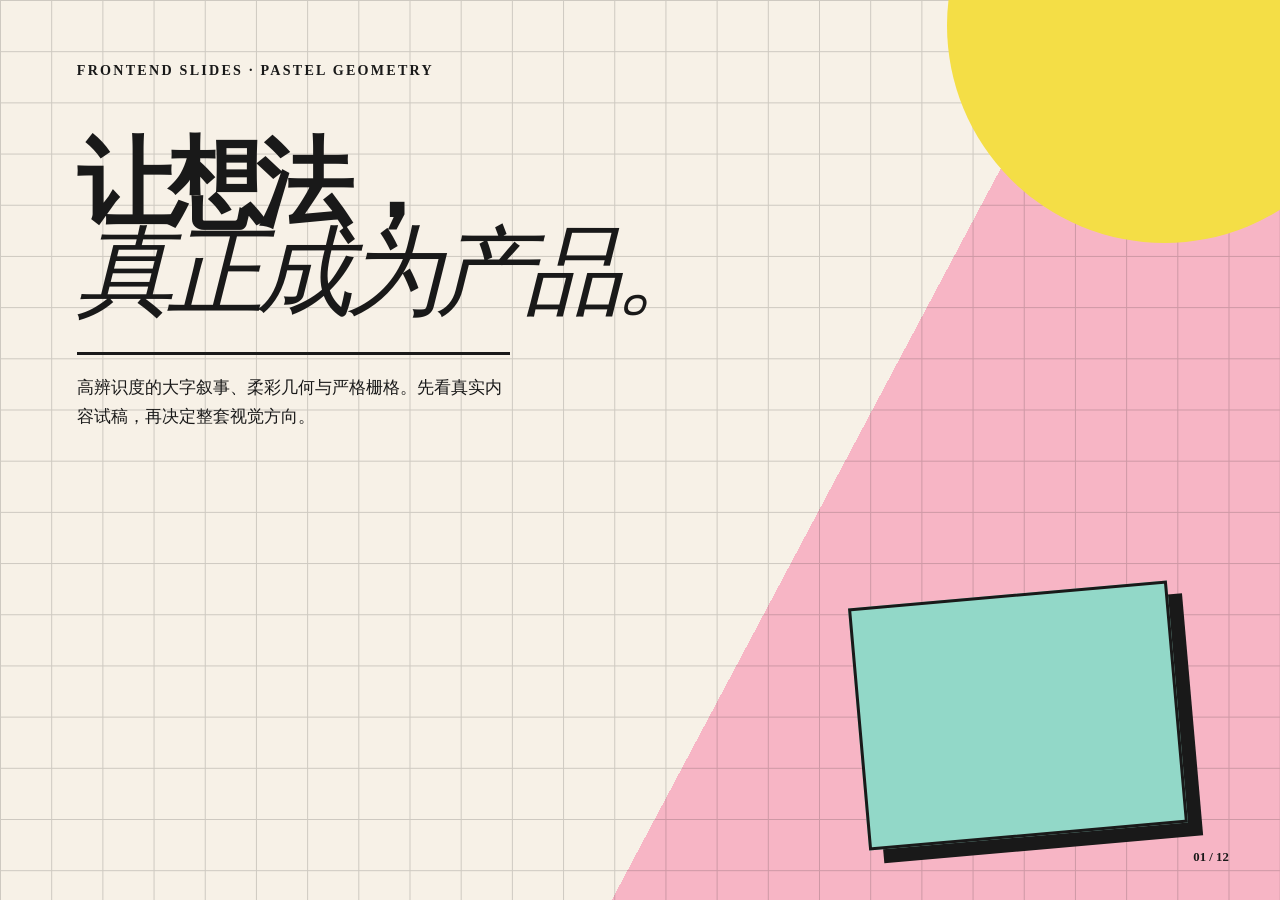
<file: assets/previews/frontend-slides-preview.html>
<!doctype html>
<html lang="zh-CN">
<meta charset="utf-8">
<style>
  *{box-sizing:border-box}html,body{margin:0;width:100%;height:100%;overflow:hidden}body{font-family:Inter,"Noto Sans SC",sans-serif;background:#f7f1e7;color:#191919}.slide{width:100vw;height:100vh;position:relative;padding:7vh 6vw;overflow:hidden;background:linear-gradient(118deg,#f7f1e7 0 62%,#f7b5c5 62%)}.grid{position:absolute;inset:0;opacity:.18;background-image:linear-gradient(#191919 1px,transparent 1px),linear-gradient(90deg,#191919 1px,transparent 1px);background-size:4vw 4vw}.sun{position:absolute;width:34vw;height:34vw;border-radius:50%;background:#f4de46;right:-8vw;top:-15vw}.block{position:absolute;width:25vw;height:19vw;background:#92d8c8;right:8vw;bottom:7vh;transform:rotate(-5deg);border:3px solid #191919;box-shadow:14px 14px 0 #191919}.copy{position:relative;z-index:2;width:62%}.eyebrow{font:bold 1.1vw/1 ui-monospace;letter-spacing:.16em;text-transform:uppercase}.copy h1{font:900 7.6vw/.9 Arial Black,"Noto Sans SC",sans-serif;letter-spacing:-.075em;margin:7vh 0 4vh}.copy h1 em{font-family:Georgia,"Noto Serif SC",serif;font-weight:400}.copy p{font-size:1.35vw;line-height:1.65;width:62%;border-top:3px solid #191919;padding-top:2vh}.number{position:absolute;right:4vw;bottom:4vh;font:bold 1vw/1 ui-monospace;z-index:3}
</style>
<main class="slide"><div class="grid"></div><div class="sun"></div><div class="block"></div><section class="copy"><div class="eyebrow">FRONTEND SLIDES · PASTEL GEOMETRY</div><h1>让想法，<br><em>真正成为产品。</em></h1><p>高辨识度的大字叙事、柔彩几何与严格栅格。先看真实内容试稿，再决定整套视觉方向。</p></section><div class="number">01 / 12</div></main>
</html>
</file>
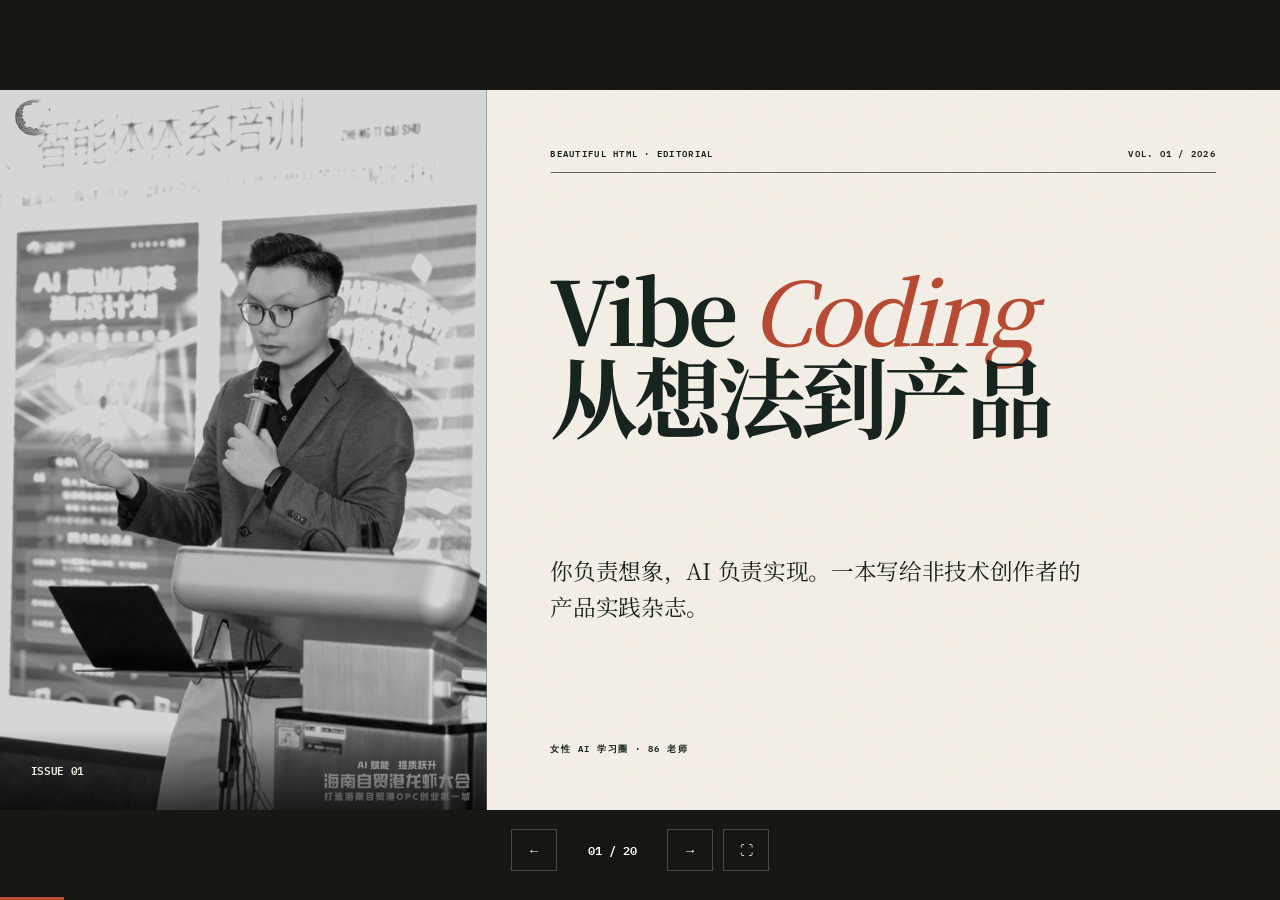
<file: cases/vibe-signatures/beautiful-editorial.html>
<!doctype html><html lang="zh-CN"><head><meta charset="UTF-8"><meta name="viewport" content="width=device-width,initial-scale=1"><title>Beautiful HTML Templates｜Vibe Coding</title>
<link rel="preconnect" href="https://fonts.googleapis.com"><link href="https://fonts.googleapis.com/css2?family=IBM+Plex+Mono:wght@500;600&family=Noto+Serif+SC:wght@500;700;900&display=swap" rel="stylesheet"><style>
:root{--bg:#f4efe6;--accent:#b64a32;--soft:#d8c8ae;--ink:#16231d;--serif:"Noto Serif SC",serif;--mono:"IBM Plex Mono",monospace}*{box-sizing:border-box}html,body{margin:0;width:100%;height:100%;overflow:hidden;background:#171713}.viewport{position:fixed;inset:0}.stage{position:absolute;width:1920px;height:1080px;transform-origin:0 0}.slide{position:absolute;inset:0;display:none;overflow:hidden;background:var(--bg);color:var(--ink);font-family:var(--serif);padding:82px 112px}.slide.active{display:block}.slide:before{content:"";position:absolute;inset:0;pointer-events:none;opacity:.13;background-image:url("data:image/svg+xml,%3Csvg xmlns='http://www.w3.org/2000/svg' width='160' height='160'%3E%3Cfilter id='n'%3E%3CfeTurbulence baseFrequency='.8' numOctaves='3'/%3E%3C/filter%3E%3Crect width='100%25' height='100%25' filter='url(%23n)' opacity='.26'/%3E%3C/svg%3E")}.mast{position:relative;z-index:2;display:flex;justify-content:space-between;border-bottom:1px solid currentColor;padding-bottom:18px;font:600 14px var(--mono);letter-spacing:.1em}.cover{padding:0;display:none;grid-template-columns:38% 62%}.cover.active{display:grid}.cover-photo{position:relative;overflow:hidden;background:var(--ink)}.cover-photo img{width:100%;height:100%;object-fit:cover;filter:grayscale(1) contrast(1.15);opacity:.82}.cover-photo:after{content:"ISSUE 01";position:absolute;inset:auto 0 0;padding:46px;color:var(--bg);font:600 17px var(--mono);background:linear-gradient(transparent,#000a)}.cover-copy{padding:82px 96px;display:flex;flex-direction:column;justify-content:space-between}.cover h1{font-size:132px;line-height:.98;letter-spacing:-.055em;margin:0}.cover h1 em{color:var(--accent);font-weight:500}.dek{font-size:34px;line-height:1.6;max-width:820px}.folio{font:600 14px var(--mono);letter-spacing:.12em}.editorial{display:grid;grid-template-columns:320px 1fr;gap:72px;height:820px;position:relative;z-index:1}.sidebar{border-right:1px solid currentColor;padding-right:38px;display:flex;flex-direction:column;justify-content:space-between}.sidebar strong{font-size:150px;line-height:.8;color:var(--accent)}.sidebar span{writing-mode:vertical-rl;font:600 15px var(--mono);letter-spacing:.16em}.article h2{font-size:92px;line-height:1.05;letter-spacing:-.045em;margin:46px 0}.columns{columns:2;column-gap:60px;column-rule:1px solid color-mix(in srgb,var(--ink) 20%,transparent);font-size:28px;line-height:1.85}.index-grid{display:grid;grid-template-columns:1.2fr .8fr;gap:72px;margin-top:50px}.index-list{counter-reset:item}.index-list div{counter-increment:item;display:grid;grid-template-columns:90px 1fr;gap:25px;border-top:1px solid currentColor;padding:22px 0;font-size:26px}.index-list div:before{content:"0" counter(item);font:600 14px var(--mono);color:var(--accent)}.pullquote{background:var(--ink);color:var(--bg);padding:58px;display:flex;flex-direction:column;justify-content:space-between}.pullquote b{font-size:57px;line-height:1.35}.photo-story{display:grid;grid-template-columns:1fr 1fr;gap:26px;height:780px}.photo-story figure{margin:0;position:relative;overflow:hidden}.photo-story img{width:100%;height:100%;object-fit:cover;filter:grayscale(.75)}.photo-story figcaption{position:absolute;left:24px;bottom:24px;background:var(--bg);padding:12px 16px;font:600 13px var(--mono)}.quote-slide{display:none;grid-template-columns:1fr 36%;padding:0}.quote-slide.active{display:grid}.quote-main{padding:100px 116px;display:flex;align-items:center}.quote-main blockquote{font-size:88px;line-height:1.28;margin:0}.quote-side{background:var(--accent);color:var(--bg);padding:82px 50px;display:flex;flex-direction:column;justify-content:space-between}.quote-side strong{font-size:180px}.controls{position:fixed;z-index:20;left:50%;bottom:20px;transform:translateX(-50%);display:flex;align-items:center;gap:10px;padding:9px;background:#171713e8;border-radius:2px}.controls button{width:46px;height:42px;border:1px solid #ffffff38;background:transparent;color:white}.controls span{color:white;min-width:90px;text-align:center;font:600 12px var(--mono)}.progress{position:fixed;left:0;bottom:0;height:3px;background:var(--accent);z-index:21}
</style></head><body><div class="viewport"><main class="stage" id="deck-stage"></main></div><nav class="controls"><button id="prev">←</button><span id="counter">01 / 20</span><button id="next">→</button><button id="full">⛶</button></nav><div class="progress" id="progress"></div><script src="runtime.js"></script><script>
const e=SignatureDeck.escape,pic=(i)=>['../86-profile/assets/portrait-stage.jpg','../86-profile/assets/women-ai.jpg','../86-profile/assets/hainan-event.jpg','../86-profile/assets/procuratorate.jpg'][i%4];SignatureDeck.boot({colors:['#F4EFE6','#B64A32','#D8C8AE','#16231D'],render:(s,i)=>{const n=String(s.number).padStart(2,'0');if(i===0)return `<section class="slide cover"><div class="cover-photo"><img src="${pic(0)}" alt="课堂现场"></div><div class="cover-copy"><div class="mast"><span>BEAUTIFUL HTML · EDITORIAL</span><span>VOL. 01 / 2026</span></div><h1>Vibe <em>Coding</em><br>从想法到产品</h1><p class="dek">你负责想象，AI 负责实现。一本写给非技术创作者的产品实践杂志。</p><div class="folio">女性 AI 学习圈 · 86 老师</div></div></section>`;if(i%5===0)return `<section class="slide"><div class="mast"><span>FIELD REPORT / ${n}</span><span>${e(s.title)}</span></div><div class="photo-story"><figure><img src="${pic(i)}"><figcaption>真实课堂 / 01</figcaption></figure><figure><img src="${pic(i+1)}"><figcaption>实践现场 / 02</figcaption></figure></div></section>`;if(i%5===2)return `<section class="slide"><div class="mast"><span>CONTENTS / ${n}</span><span>${e(s.title)}</span></div><div class="index-grid"><div><h2 style="font-size:94px;margin:20px 0 45px">${e(s.title)}</h2><div class="index-list">${s.points.map(p=>`<div>${e(p)}</div>`).join('')}</div></div><aside class="pullquote"><span class="folio">EDITOR'S NOTE</span><b>${e(s.points[0]||s.body)}</b><small class="folio">VIBE CODING · 86</small></aside></div></section>`;if(i%5===4)return `<section class="slide quote-slide"><div class="quote-main"><blockquote>“${e(s.title)}，<br>${e(s.points[0]||s.body)}”</blockquote></div><aside class="quote-side"><span class="folio">PULL QUOTE / ${n}</span><strong>${n}</strong><span class="folio">BEAUTIFUL HTML TEMPLATES</span></aside></section>`;return `<section class="slide"><div class="mast"><span>ESSAY / ${n}</span><span>VIBE CODING</span></div><div class="editorial"><aside class="sidebar"><strong>${n}</strong><span>BEAUTIFUL HTML TEMPLATES · EDITORIAL</span></aside><article class="article"><h2>${e(s.title)}</h2><div class="columns">${e(s.body)}<br><br>${s.points.map(p=>`· ${e(p)}`).join('<br><br>')}</div></article></div></section>`;}});
</script></body></html>
</file>
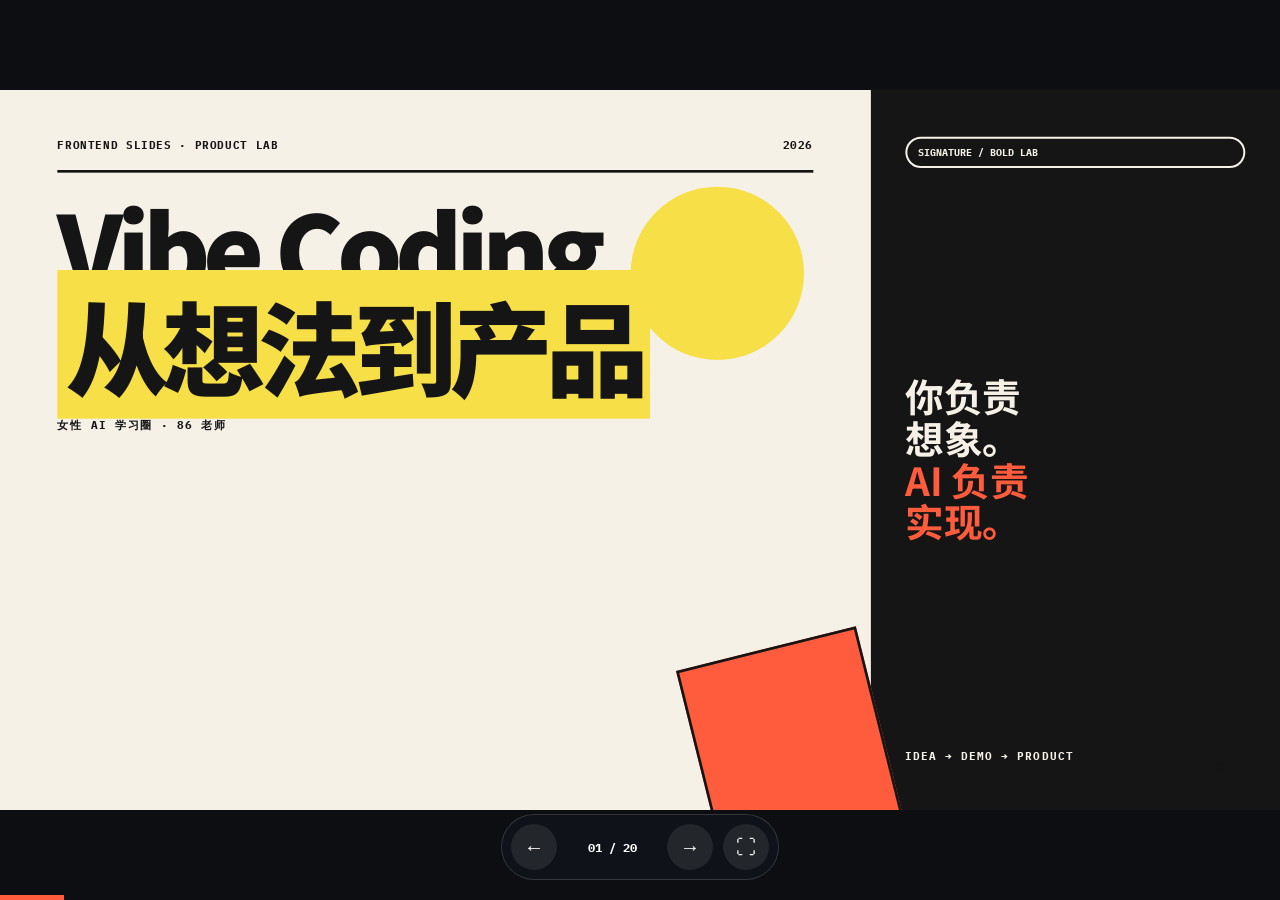
<file: cases/vibe-signatures/frontend-slides.html>
<!doctype html><html lang="zh-CN"><head><meta charset="UTF-8"><meta name="viewport" content="width=device-width,initial-scale=1"><title>Frontend Slides｜Vibe Coding</title>
<link rel="preconnect" href="https://fonts.googleapis.com"><link href="https://fonts.googleapis.com/css2?family=IBM+Plex+Mono:wght@600;700&family=Noto+Sans+SC:wght@500;700;900&display=swap" rel="stylesheet">
<style>
:root{--bg:#f6f1e7;--accent:#ff5b3d;--soft:#f6df47;--ink:#151515;--mono:"IBM Plex Mono",monospace;--sans:"Noto Sans SC",sans-serif}*{box-sizing:border-box}html,body{margin:0;width:100%;height:100%;overflow:hidden;background:#0c0e12}.viewport{position:fixed;inset:0}.stage{position:absolute;width:1920px;height:1080px;transform-origin:0 0}.slide{position:absolute;inset:0;display:none;overflow:hidden;background:var(--bg);color:var(--ink);font-family:var(--sans);padding:70px 82px}.slide.active{display:block}.slide:after{content:attr(data-page);position:absolute;right:78px;bottom:54px;font:800 17px var(--mono)}.top{height:52px;border-bottom:4px solid currentColor;display:flex;justify-content:space-between;font:800 16px var(--mono);letter-spacing:.09em}.kicker{font:800 17px var(--mono);letter-spacing:.12em;text-transform:uppercase}.display{font-size:108px;line-height:.96;letter-spacing:-.065em;margin:36px 0;font-weight:900}.marker{background:var(--soft);padding:0 .08em}.cover{padding:0;display:none;grid-template-columns:68% 32%}.cover.active{display:grid}.cover-main{padding:72px 86px;position:relative;background:var(--bg)}.cover-main:before{content:"";position:absolute;width:260px;height:260px;border-radius:50%;background:var(--soft);right:100px;top:145px}.cover-main:after{content:"";position:absolute;width:270px;height:390px;background:var(--accent);right:-30px;bottom:-150px;transform:rotate(-14deg);border:4px solid var(--ink)}.cover h1{font-size:154px;max-width:1180px;position:relative;z-index:2}.cover-side{background:var(--ink);color:var(--bg);padding:70px 52px;display:flex;flex-direction:column;justify-content:space-between}.cover-side b{font-size:58px;line-height:1.08}.cover-side .badge{border:3px solid currentColor;border-radius:99px;padding:11px 16px;font:800 15px var(--mono)}.split{display:grid;grid-template-columns:42% 1fr;gap:78px;height:800px;align-items:center}.giant{font-size:300px;line-height:.8;font-weight:900;color:var(--accent);letter-spacing:-.1em}.cards{display:grid;grid-template-columns:repeat(3,1fr);gap:22px;margin-top:52px}.card{min-height:430px;border:4px solid currentColor;padding:30px;display:flex;flex-direction:column;justify-content:space-between;box-shadow:10px 10px 0 var(--ink)}.card:nth-child(2){background:var(--soft)}.card:nth-child(3){background:var(--accent)}.card b{font-size:44px}.card p{font-size:24px;line-height:1.5}.steps{display:flex;align-items:stretch;margin-top:60px}.step{flex:1;border:4px solid currentColor;border-right:0;padding:27px;min-height:310px}.step:last-child{border-right:4px solid currentColor}.step strong{font-size:66px}.step span{display:block;margin-top:90px;font:800 18px var(--mono)}.statement{background:var(--ink);color:var(--bg);display:none;align-items:center}.statement.active{display:flex}.statement blockquote{font-size:106px;line-height:1.12;font-weight:900;max-width:1540px;margin:0}.statement i{color:var(--accent);font-style:normal}.controls{position:fixed;z-index:20;left:50%;bottom:20px;transform:translateX(-50%);display:flex;align-items:center;gap:10px;padding:9px;background:#11151bdd;border:1px solid #ffffff26;border-radius:99px}.controls button{width:46px;height:46px;border:0;border-radius:50%;background:#ffffff15;color:white;font-size:20px}.controls span{color:white;min-width:90px;text-align:center;font:800 12px var(--mono)}.progress{position:fixed;left:0;bottom:0;height:5px;background:var(--accent);z-index:21}
</style></head><body><div class="viewport"><main class="stage" id="deck-stage"></main></div><nav class="controls"><button id="prev">←</button><span id="counter">01 / 20</span><button id="next">→</button><button id="full">⛶</button></nav><div class="progress" id="progress"></div><script src="runtime.js"></script><script>
const e=SignatureDeck.escape;SignatureDeck.boot({colors:['#F6F1E7','#FF5B3D','#F6DF47','#151515'],render:(s,i)=>{const n=String(s.number).padStart(2,'0');if(i===0)return `<section class="slide cover" data-page="${n}"><div class="cover-main"><div class="top"><span>FRONTEND SLIDES · PRODUCT LAB</span><span>2026</span></div><h1 class="display">Vibe Coding<br><span class="marker">从想法到产品</span></h1><div class="kicker">女性 AI 学习圈 · 86 老师</div></div><aside class="cover-side"><span class="badge">SIGNATURE / BOLD LAB</span><b>你负责<br>想象。<br><span style="color:var(--accent)">AI 负责<br>实现。</span></b><small class="kicker">IDEA → DEMO → PRODUCT</small></aside></section>`;if(i%5===1)return `<section class="slide" data-page="${n}"><div class="top"><span>${n} / COURSE LAB</span><span>${e(s.title)}</span></div><div class="split"><div class="giant">${n}</div><div><div class="kicker">ONE PAGE · ONE SIGNAL</div><h2 class="display">${e(s.title)}</h2><p style="font-size:31px;line-height:1.6">${e(s.body)}</p></div></div></section>`;if(i%5===2)return `<section class="slide" data-page="${n}"><div class="top"><span>${n} / BUILDING BLOCKS</span><span>${e(s.title)}</span></div><h2 class="display">${e(s.title)}</h2><div class="cards">${s.points.slice(0,3).map((p,j)=>`<article class="card"><span class="kicker">0${j+1}</span><b>${e(p.split(/[，：]/)[0])}</b><p>${e(p)}</p></article>`).join('')}</div></section>`;if(i%5===3)return `<section class="slide" data-page="${n}"><div class="top"><span>${n} / ACTION FLOW</span><span>${e(s.title)}</span></div><h2 class="display">${e(s.title)}</h2><div class="steps">${s.points.map((p,j)=>`<div class="step"><strong>0${j+1}</strong><span>${e(p)}</span></div>`).join('')}</div></section>`;if(i%5===4)return `<section class="slide statement" data-page="${n}"><blockquote>${e(s.title)}<br><i>${e(s.points[0]||s.body)}</i></blockquote></section>`;return `<section class="slide" data-page="${n}"><div class="top"><span>${n} / FIELD NOTE</span><span>${e(s.title)}</span></div><div class="split"><div><div class="kicker">VIBE CODING</div><h2 class="display">${e(s.title)}</h2></div><div class="cards" style="grid-template-columns:1fr 1fr;margin:0">${s.points.slice(0,4).map((p,j)=>`<article class="card" style="min-height:250px"><span class="kicker">POINT ${j+1}</span><p>${e(p)}</p></article>`).join('')}</div></div></section>`;}});
</script></body></html>
</file>
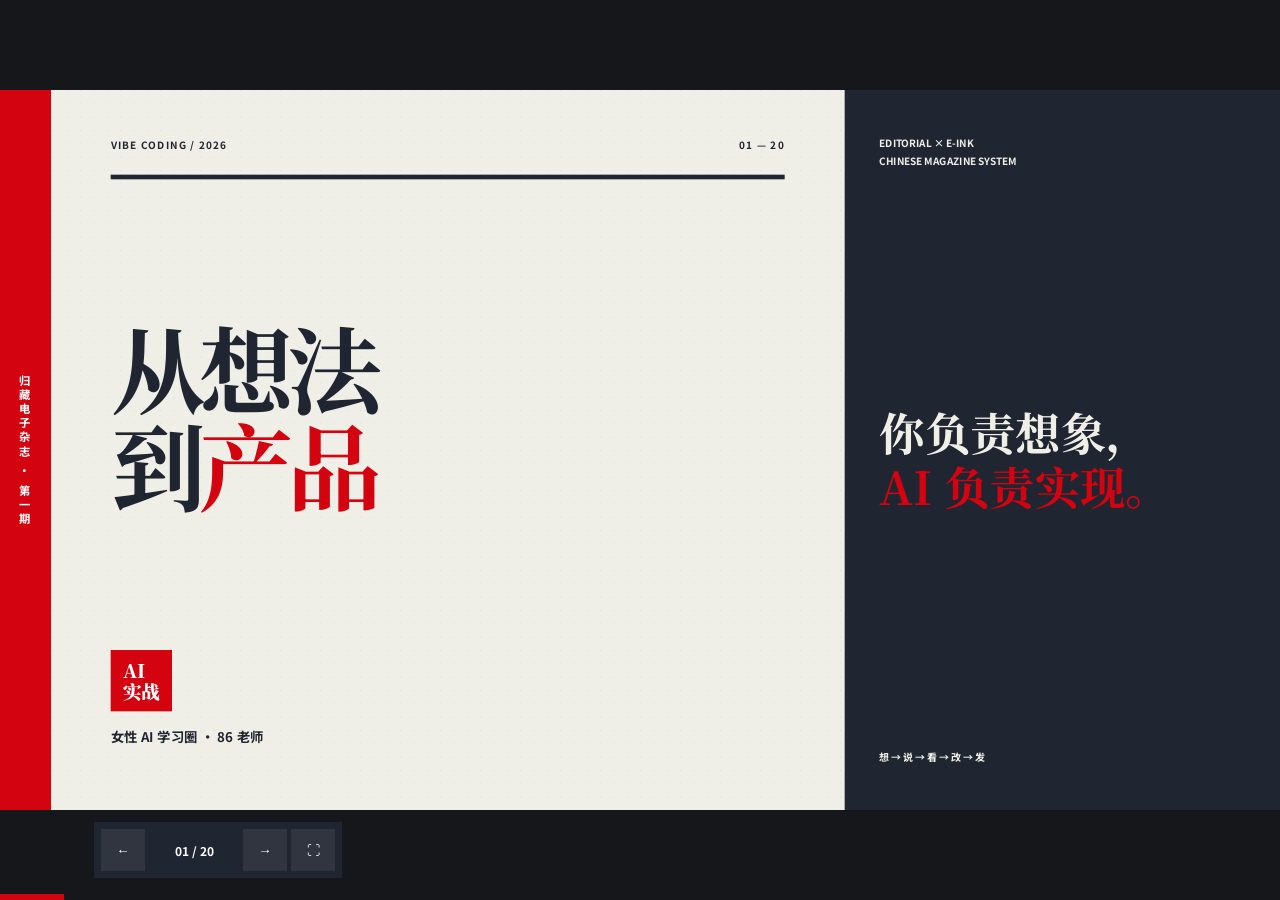
<file: cases/vibe-signatures/guizang-eink.html>
<!doctype html><html lang="zh-CN"><head><meta charset="UTF-8"><meta name="viewport" content="width=device-width,initial-scale=1"><title>归藏电子杂志｜Vibe Coding</title>
<link rel="preconnect" href="https://fonts.googleapis.com"><link href="https://fonts.googleapis.com/css2?family=Noto+Sans+SC:wght@500;700;900&family=Noto+Serif+SC:wght@600;700;900&display=swap" rel="stylesheet"><style>
:root{--bg:#f0efe7;--accent:#d3030f;--soft:#b9b9b1;--ink:#202631;--serif:"Noto Serif SC",serif;--sans:"Noto Sans SC",sans-serif}*{box-sizing:border-box}html,body{margin:0;width:100%;height:100%;overflow:hidden;background:#15171b}.viewport{position:fixed;inset:0}.stage{position:absolute;width:1920px;height:1080px;transform-origin:0 0}.slide{position:absolute;inset:0;display:none;overflow:hidden;background:var(--bg);color:var(--ink);font-family:var(--serif);padding:62px 78px 62px 172px;background-image:radial-gradient(circle at 1px 1px,color-mix(in srgb,var(--ink) 10%,transparent) 1px,transparent 0);background-size:20px 20px}.slide.active{display:block}.spine{position:absolute;inset:0 auto 0 0;width:76px;background:var(--accent);color:#fff;display:flex;align-items:center;justify-content:center;writing-mode:vertical-rl;font:700 17px/1 var(--sans);letter-spacing:.25em}.head{height:62px;border-bottom:7px solid currentColor;display:flex;justify-content:space-between;font:700 15px var(--sans);letter-spacing:.12em}.cover{padding:0;display:none;grid-template-columns:76px 1fr 34%}.cover.active{display:grid}.cover .spine{position:relative;width:76px}.cover-main{padding:72px 90px;display:flex;flex-direction:column;justify-content:space-between}.cover-main h1{font-size:142px;line-height:1.03;letter-spacing:-.07em;margin:0}.cover-main h1 span{color:var(--accent)}.cover-side{background:var(--ink);color:var(--bg);padding:66px 52px;display:flex;flex-direction:column;justify-content:space-between}.cover-side strong{font-size:68px;line-height:1.18}.cover-side small{font:700 15px/1.8 var(--sans)}.seal{width:92px;height:92px;background:var(--accent);color:white;display:grid;place-items:center;font:900 28px/1.1 var(--serif)}.layout{display:grid;grid-template-columns:1fr 360px;gap:70px;height:830px;padding-top:50px}.article h2{font-size:88px;line-height:1.08;letter-spacing:-.04em;margin:0 0 42px}.article p{font-size:30px;line-height:1.8;max-width:1180px}.margin-note{border-left:1px solid currentColor;padding-left:36px;display:flex;flex-direction:column;justify-content:space-between}.margin-note strong{font-size:170px;color:var(--accent);line-height:.8}.margin-note span{writing-mode:vertical-rl;font:700 16px var(--sans);letter-spacing:.2em}.toc{margin-top:45px}.toc div{display:grid;grid-template-columns:90px 1fr;gap:30px;border-top:1px solid currentColor;padding:22px 0;font-size:27px}.toc b{color:var(--accent);font-family:var(--sans)}.ink-slide{display:none;background:var(--ink);color:var(--bg);padding-left:172px}.ink-slide.active{display:block}.ink-grid{display:grid;grid-template-columns:35% 1fr;height:820px;gap:60px;align-items:center}.ink-num{font-size:330px;line-height:.8;color:var(--accent);font-weight:900}.ink-copy h2{font-size:92px;margin:0 0 42px}.ink-copy p{font-size:31px;line-height:1.7}.poster{display:none;padding:0 0 0 76px;grid-template-columns:1fr 42%}.poster.active{display:grid}.poster-main{padding:80px 92px;display:flex;flex-direction:column;justify-content:space-between}.poster-main h2{font-size:122px;line-height:1.04;margin:0}.poster-side{background:var(--accent);color:white;padding:72px 48px;display:flex;flex-direction:column;justify-content:space-between}.poster-side b{font-size:64px;line-height:1.25}.controls{position:fixed;z-index:20;left:94px;bottom:22px;display:flex;align-items:center;gap:4px;background:var(--ink);padding:7px}.controls button{width:44px;height:42px;border:0;background:#ffffff12;color:white}.controls span{color:white;min-width:90px;text-align:center;font:700 12px var(--sans)}.progress{position:fixed;left:0;bottom:0;height:6px;background:var(--accent);z-index:21}
</style></head><body><div class="viewport"><main class="stage" id="deck-stage"></main></div><nav class="controls"><button id="prev">←</button><span id="counter">01 / 20</span><button id="next">→</button><button id="full">⛶</button></nav><div class="progress" id="progress"></div><script src="runtime.js"></script><script>
const e=SignatureDeck.escape;SignatureDeck.boot({colors:['#F0EFE7','#D3030F','#B9B9B1','#202631'],render:(s,i)=>{const n=String(s.number).padStart(2,'0');if(i===0)return `<section class="slide cover"><div class="spine">归藏电子杂志 · 第一期</div><main class="cover-main"><div class="head"><span>VIBE CODING / 2026</span><span>01 — 20</span></div><h1>从想法<br>到<span>产品</span></h1><div><div class="seal">AI<br>实战</div><p style="font:700 20px/1.8 var(--sans)">女性 AI 学习圈 · 86 老师</p></div></main><aside class="cover-side"><small>EDITORIAL × E-INK<br>CHINESE MAGAZINE SYSTEM</small><strong>你负责想象，<br><span style="color:var(--accent)">AI 负责实现。</span></strong><small>想 → 说 → 看 → 改 → 发</small></aside></section>`;if(i%5===2)return `<section class="slide ink-slide"><div class="spine">章节 · ${n}</div><div class="head"><span>归藏 / 电子墨水</span><span>${e(s.title)}</span></div><div class="ink-grid"><div class="ink-num">${n}</div><div class="ink-copy"><h2>${e(s.title)}</h2><p>${e(s.body)}</p></div></div></section>`;if(i%5===4)return `<section class="slide poster"><div class="spine">观点 · ${n}</div><main class="poster-main"><div class="head"><span>MONOCLE / OPINION</span><span>${n}</span></div><h2>${e(s.title)}</h2><p style="font-size:30px;line-height:1.8">${e(s.body)}</p></main><aside class="poster-side"><span style="font:700 16px var(--sans)">KEY STATEMENT</span><b>${e(s.points[0]||s.title)}</b><span style="font:700 16px var(--sans)">VIBE CODING</span></aside></section>`;return `<section class="slide"><div class="spine">目录 · ${n}</div><div class="head"><span>VIBE CODING / FIELD GUIDE</span><span>${n} / 20</span></div><div class="layout"><article class="article"><h2>${e(s.title)}</h2><p>${e(s.body)}</p><div class="toc">${s.points.slice(0,4).map((p,j)=>`<div><b>0${j+1}</b><span>${e(p)}</span></div>`).join('')}</div></article><aside class="margin-note"><strong>${n}</strong><span>归藏电子杂志 · 电子墨水版</span></aside></div></section>`;}});
</script></body></html>
</file>
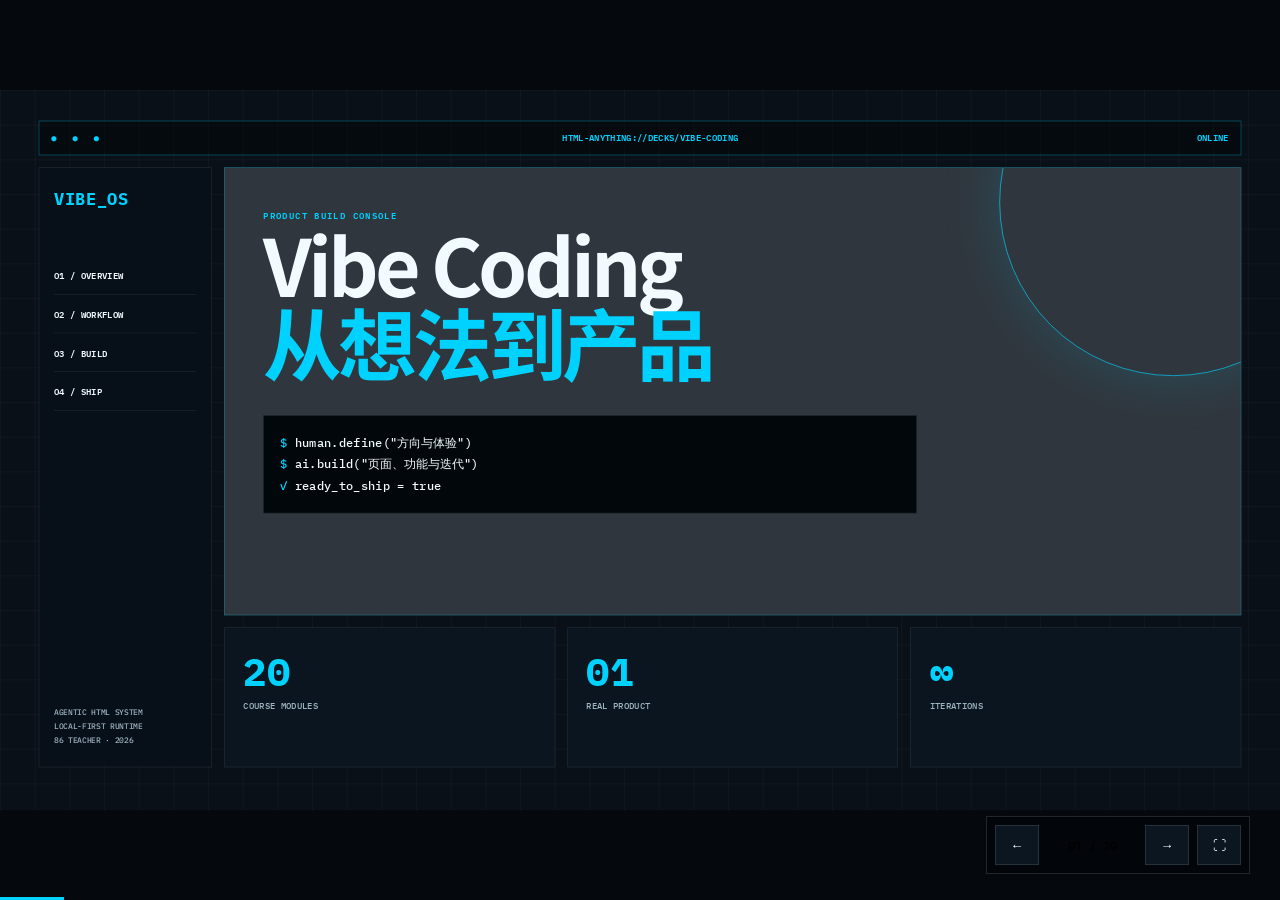
<file: cases/vibe-signatures/html-anything.html>
<!doctype html><html lang="zh-CN"><head><meta charset="UTF-8"><meta name="viewport" content="width=device-width,initial-scale=1"><title>HTML Anything｜Vibe Coding</title>
<link rel="preconnect" href="https://fonts.googleapis.com"><link href="https://fonts.googleapis.com/css2?family=IBM+Plex+Mono:wght@400;600;700&family=Noto+Sans+SC:wght@400;600;800&display=swap" rel="stylesheet"><style>
:root{--bg:#091018;--accent:#00d2ff;--soft:#103f50;--ink:#f2fbff;--mono:"IBM Plex Mono",monospace;--sans:"Noto Sans SC",sans-serif}*{box-sizing:border-box}html,body{margin:0;width:100%;height:100%;overflow:hidden;background:#05080d}.viewport{position:fixed;inset:0}.stage{position:absolute;width:1920px;height:1080px;transform-origin:0 0}.slide{position:absolute;inset:0;display:none;overflow:hidden;background:var(--bg);color:var(--ink);font-family:var(--sans);padding:46px 58px;background-image:linear-gradient(#ffffff08 1px,transparent 1px),linear-gradient(90deg,#ffffff08 1px,transparent 1px);background-size:52px 52px}.slide.active{display:block}.chrome{height:52px;border:1px solid color-mix(in srgb,var(--accent) 44%,transparent);background:#0006;display:flex;align-items:center;justify-content:space-between;padding:0 18px;font:600 13px var(--mono);color:var(--accent)}.dots{letter-spacing:8px}.dashboard{display:grid;grid-template-columns:260px 1fr;gap:18px;height:900px;margin-top:18px}.rail{border:1px solid #ffffff1c;background:#071019cc;padding:28px 22px;display:flex;flex-direction:column}.rail strong{font:700 26px var(--mono);color:var(--accent)}.rail nav{margin-top:70px}.rail nav span{display:block;padding:17px 0;border-bottom:1px solid #ffffff15;font:600 14px var(--mono)}.rail footer{margin-top:auto;font:500 12px/1.8 var(--mono);color:#9eb4c0}.workspace{display:grid;grid-template-rows:1fr 210px;gap:18px}.hero-panel,.panel{border:1px solid color-mix(in srgb,var(--accent) 34%,transparent);background:color-mix(in srgb,var(--bg) 84%,#ffffff);position:relative;overflow:hidden}.hero-panel{padding:58px}.hero-panel:after{content:"";position:absolute;width:520px;height:520px;border:1px solid var(--accent);border-radius:50%;right:-160px;top:-210px;box-shadow:0 0 90px color-mix(in srgb,var(--accent) 16%,transparent)}h1,h2{letter-spacing:-.05em;margin:0}h1{font-size:118px;line-height:1}h2{font-size:72px;line-height:1.08}.label{font:600 13px var(--mono);letter-spacing:.12em;color:var(--accent)}.terminal{margin-top:52px;background:#02070b;border:1px solid #ffffff17;padding:24px;font:500 18px/1.8 var(--mono);max-width:980px}.terminal i{color:var(--accent);font-style:normal}.metrics{display:grid;grid-template-columns:repeat(3,1fr);gap:18px}.metric{padding:28px;border:1px solid #ffffff18;background:#0a151f}.metric strong{display:block;font:700 58px var(--mono);color:var(--accent)}.metric span{font:500 14px var(--mono);color:#9eb4c0}.content-grid{display:grid;grid-template-columns:1.3fr .7fr;gap:18px;height:900px;margin-top:18px}.main-panel{padding:48px}.main-panel p{font-size:28px;line-height:1.7;color:#bed0d8}.module-grid{display:grid;grid-template-columns:1fr 1fr;gap:14px;margin-top:42px}.module{min-height:210px;border:1px solid #ffffff18;background:#07131d;padding:24px}.module b{display:block;font:700 25px var(--mono);margin:18px 0}.module p{font-size:17px;margin:0}.side-stack{display:grid;grid-template-rows:1fr 1fr;gap:18px}.side-stack .panel{padding:34px}.big-number{font:700 120px/1 var(--mono);color:var(--accent)}.pipeline{display:grid;grid-template-columns:repeat(5,1fr);gap:12px;margin-top:56px}.node{min-height:330px;border:1px solid var(--accent);padding:24px;position:relative}.node:nth-child(even){background:var(--soft)}.node strong{font:700 52px var(--mono);color:var(--accent)}.node p{position:absolute;left:24px;right:24px;bottom:28px;font:500 17px/1.55 var(--mono)}.controls{position:fixed;z-index:20;right:30px;bottom:26px;display:flex;align-items:center;gap:8px;padding:8px;background:#03070be8;border:1px solid #ffffff20}.controls button{width:44px;height:40px;border:1px solid #ffffff1d;background:#0b1620;color:var(--ink)}.controls span{min-width:90px;text-align:center;font:600 12px var(--mono)}.progress{position:fixed;left:0;bottom:0;height:3px;background:var(--accent);z-index:21}
</style></head><body><div class="viewport"><main class="stage" id="deck-stage"></main></div><nav class="controls"><button id="prev">←</button><span id="counter">01 / 20</span><button id="next">→</button><button id="full">⛶</button></nav><div class="progress" id="progress"></div><script src="runtime.js"></script><script>
const e=SignatureDeck.escape;SignatureDeck.boot({colors:['#091018','#00D2FF','#103F50','#F2FBFF'],render:(s,i)=>{const n=String(s.number).padStart(2,'0');if(i===0)return `<section class="slide"><div class="chrome"><span class="dots">● ● ●</span><span>HTML-ANYTHING://DECKS/VIBE-CODING</span><span>ONLINE</span></div><div class="dashboard"><aside class="rail"><strong>VIBE_OS</strong><nav><span>01 / OVERVIEW</span><span>02 / WORKFLOW</span><span>03 / BUILD</span><span>04 / SHIP</span></nav><footer>AGENTIC HTML SYSTEM<br>LOCAL-FIRST RUNTIME<br>86 TEACHER · 2026</footer></aside><div class="workspace"><article class="hero-panel"><span class="label">PRODUCT BUILD CONSOLE</span><h1>Vibe Coding<br><span style="color:var(--accent)">从想法到产品</span></h1><div class="terminal"><i>$</i> human.define("方向与体验")<br><i>$</i> ai.build("页面、功能与迭代")<br><i>✓</i> ready_to_ship = true</div></article><div class="metrics"><div class="metric"><strong>20</strong><span>COURSE MODULES</span></div><div class="metric"><strong>01</strong><span>REAL PRODUCT</span></div><div class="metric"><strong>∞</strong><span>ITERATIONS</span></div></div></div></div></section>`;if(i%4===0)return `<section class="slide"><div class="chrome"><span>PIPELINE / ${n}</span><span>${e(s.title)}</span><span>RUNNING</span></div><h2 style="margin-top:48px">${e(s.title)}</h2><div class="pipeline">${s.points.map((p,j)=>`<div class="node"><strong>0${j+1}</strong><p>${e(p)}</p></div>`).join('')}</div></section>`;return `<section class="slide"><div class="chrome"><span>MODULE / ${n}</span><span>${e(s.title)}</span><span>STATUS: READY</span></div><div class="content-grid"><article class="panel main-panel"><span class="label">ACTIVE WORKSPACE</span><h2 style="margin-top:24px">${e(s.title)}</h2><p>${e(s.body)}</p><div class="module-grid">${s.points.slice(0,4).map((p,j)=>`<div class="module"><span class="label">BLOCK_0${j+1}</span><b>${e(p.split(/[，：]/)[0])}</b><p>${e(p)}</p></div>`).join('')}</div></article><aside class="side-stack"><div class="panel"><span class="label">PAGE INDEX</span><div class="big-number">${n}</div><p style="font:500 16px/1.7 var(--mono)">HTML ANYTHING<br>DECK BLUEPRINT</p></div><div class="panel"><span class="label">SYSTEM NOTE</span><p style="font-size:24px;line-height:1.65">${e(s.points[0]||s.body)}</p></div></aside></div></section>`;}});
</script></body></html>
</file>
<file: styles.css>
:root{--bg:#0b0d14;--panel:#12151f;--panel-2:#171a26;--line:#292d3b;--text:#f3f1ed;--muted:#969cab;--workspace-color:#6558f5;--violet:#8b7cf6;--coral:#ff795f;--mint:#74e0bd;--paper:#f2eadc;--shadow:0 24px 70px rgba(0,0,0,.36)}
*{box-sizing:border-box}html{scroll-behavior:smooth}body{margin:0;background:radial-gradient(circle at 75% 8%,rgba(91,73,202,.14),transparent 26%),var(--bg);color:var(--text);font-family:Inter,"PingFang SC","Microsoft YaHei",sans-serif;min-height:100vh}.noise{position:fixed;inset:0;pointer-events:none;opacity:.04;background-image:url("data:image/svg+xml,%3Csvg viewBox='0 0 180 180' xmlns='http://www.w3.org/2000/svg'%3E%3Cfilter id='n'%3E%3CfeTurbulence type='fractalNoise' baseFrequency='.9' numOctaves='2' stitchTiles='stitch'/%3E%3C/filter%3E%3Crect width='100%25' height='100%25' filter='url(%23n)' opacity='.8'/%3E%3C/svg%3E");z-index:20}.topbar{height:72px;border-bottom:1px solid var(--line);display:flex;align-items:center;justify-content:space-between;padding:0 max(28px,4vw);position:sticky;top:0;background:rgba(11,13,20,.82);backdrop-filter:blur(18px);z-index:10}.brand{display:flex;align-items:center;gap:12px}.brand-mark{display:grid;place-items:center;width:34px;height:34px;background:var(--text);color:var(--bg);font:900 20px/1 Georgia;border-radius:10px}.brand div{display:flex;flex-direction:column}.brand strong{font-size:14px;letter-spacing:.02em}.brand small,.top-actions{font-size:11px;color:var(--muted)}.top-actions{display:flex;align-items:center;gap:8px}.status-dot{width:7px;height:7px;background:var(--mint);border-radius:50%;box-shadow:0 0 12px var(--mint)}button,input,textarea,select{font:inherit}.icon-btn,.close-btn{border:0;background:transparent;color:var(--text);cursor:pointer}.icon-btn{font-size:18px}.close-btn{font-size:28px;font-weight:200}main{width:min(1440px,92vw);margin:auto;padding-bottom:140px}.hero{min-height:390px;display:grid;grid-template-columns:1.2fr .8fr;align-items:center;border-bottom:1px solid var(--line)}.eyebrow{font:600 10px/1.4 ui-monospace,SFMono-Regular,Menlo,monospace;letter-spacing:.2em;color:var(--mint)}h1{font:500 clamp(48px,7vw,96px)/.96 Georgia,"Songti SC",serif;letter-spacing:-.045em;margin:18px 0 28px}h1 em{color:var(--coral);font-weight:400}.hero-copy{color:var(--muted);font-size:15px;line-height:1.8;max-width:620px}.hero-orbit{width:260px;aspect-ratio:1;margin-left:auto;border:1px solid rgba(139,124,246,.4);border-radius:50%;position:relative;display:grid;place-items:center;box-shadow:inset 0 0 60px rgba(139,124,246,.08)}.hero-orbit:before,.hero-orbit:after{content:"";position:absolute;border:1px solid rgba(255,255,255,.1);border-radius:50%;inset:34px}.hero-orbit:after{inset:70px}.hero-orbit b{font:800 38px/1 ui-monospace;color:var(--violet);letter-spacing:-.08em}.hero-orbit span{position:absolute;width:12px;height:12px;border-radius:50%;background:var(--coral);box-shadow:0 0 20px currentColor}.hero-orbit span:nth-child(1){top:26px;left:58px;color:var(--coral)}.hero-orbit span:nth-child(2){right:8px;top:122px;background:var(--mint);color:var(--mint)}.hero-orbit span:nth-child(3){bottom:24px;left:68px;background:var(--violet);color:var(--violet)}.workspace-grid{display:grid;grid-template-columns:1.25fr .75fr;gap:18px;margin-top:34px}.panel{background:linear-gradient(145deg,rgba(24,27,40,.96),rgba(16,19,28,.98));border:1px solid var(--line);border-radius:20px;padding:24px;box-shadow:0 16px 50px rgba(0,0,0,.16)}.panel-head,.section-title,.section-title>div{display:flex;align-items:center}.panel-head{gap:12px;margin-bottom:18px}.panel-head h2,.section-title h2{font-size:20px;margin:0}.panel-head p,.section-title p{font-size:12px;color:var(--muted);margin:4px 0 0}.step{font:700 10px/1 ui-monospace;color:var(--coral);border:1px solid rgba(255,121,95,.4);border-radius:99px;padding:6px 7px}.text-btn{margin-left:auto;border:0;color:var(--mint);background:transparent;font-size:12px;cursor:pointer}.title-input,textarea,.search,input,select{color:var(--text);background:#0f1119;border:1px solid var(--line);outline:none}.title-input{width:100%;padding:13px 15px;border-radius:10px;margin-bottom:10px}.composer-panel textarea{width:100%;height:275px;resize:vertical;border-radius:12px;padding:16px;line-height:1.7}.title-input:focus,textarea:focus,.search:focus-within{border-color:var(--violet);box-shadow:0 0 0 3px rgba(139,124,246,.1)}.composer-foot{display:flex;justify-content:space-between;align-items:center;margin-top:12px;color:var(--muted);font-size:11px}.primary-btn,.secondary-btn{border-radius:10px;padding:11px 17px;cursor:pointer;font-weight:700;font-size:12px}.primary-btn{border:0;background:var(--text);color:#10121a}.primary-btn span{margin-left:14px}.secondary-btn{border:1px solid var(--line);background:var(--panel-2);color:var(--text)}.empty-state{height:330px;display:grid;place-items:center;text-align:center;color:var(--muted);padding:40px}.empty-state p{font-size:12px;line-height:1.7;max-width:250px}.radar{width:94px;height:94px;border:1px solid var(--line);border-radius:50%;position:relative;background:repeating-radial-gradient(circle,transparent 0 15px,rgba(139,124,246,.16) 16px 17px)}.radar:before{content:"";position:absolute;inset:46px 0 0 46px;border-left:1px solid var(--violet);transform-origin:top left;transform:rotate(-38deg);height:42px;box-shadow:-5px -16px 26px rgba(139,124,246,.45)}.hidden{display:none!important}.insight-content{padding-top:6px}.insight-hero{background:linear-gradient(135deg,rgba(139,124,246,.2),rgba(255,121,95,.07));border:1px solid rgba(139,124,246,.25);border-radius:14px;padding:20px;display:flex;justify-content:space-between;align-items:center}.insight-hero span{font-size:11px;color:var(--muted)}.insight-hero strong{font:500 24px/1 Georgia,"Songti SC",serif}.chips{display:flex;flex-wrap:wrap;gap:7px;margin:16px 0}.chip{border:1px solid var(--line);color:#b8bdc9;border-radius:99px;padding:6px 9px;font-size:10px}.metric-grid{display:grid;grid-template-columns:repeat(3,1fr);gap:8px}.metric-grid div{padding:13px;background:#0e1018;border-radius:10px}.metric-grid small{display:block;color:var(--muted);font-size:9px;margin-bottom:7px}.metric-grid strong{font-size:13px}.insight-reason{font-size:11px;line-height:1.7;color:var(--muted);border-left:2px solid var(--coral);padding-left:12px;margin-top:18px}.recommend-section,.library-section{margin-top:64px}.section-title{justify-content:space-between;margin-bottom:20px}.section-title>div{gap:11px}.recommend-grid{display:grid;grid-template-columns:repeat(3,1fr);gap:16px}.recommend-card,.template-card{border:1px solid var(--line);background:var(--panel);border-radius:17px;overflow:hidden;transition:.22s ease;position:relative}.recommend-card:hover,.template-card:hover{transform:translateY(-4px);border-color:#454b60;box-shadow:var(--shadow)}.visual-card{height:210px;position:relative;padding:22px;color:var(--card-text,#fff);background:var(--card-bg,#222);overflow:hidden}.visual-card:before{content:"";position:absolute;width:170px;height:170px;border-radius:50%;right:-50px;top:-60px;background:var(--accent-1);opacity:.85;filter:blur(1px)}.visual-card:after{content:"";position:absolute;width:95px;height:95px;border-radius:50%;right:42px;bottom:-42px;background:var(--accent-2);opacity:.7}.visual-card .mini-kicker{font:700 8px/1 ui-monospace;letter-spacing:.16em;position:relative;z-index:1}.visual-card h3{font:500 27px/1.02 Georgia,"Songti SC",serif;max-width:78%;position:absolute;left:22px;bottom:22px;margin:0;z-index:1}.recommend-badge{position:absolute;top:13px;right:13px;background:rgba(10,12,18,.78);backdrop-filter:blur(8px);border-radius:99px;padding:7px 10px;font-size:9px;z-index:2}.card-body{padding:18px}.card-meta{font:700 9px/1 ui-monospace;color:var(--coral);letter-spacing:.08em}.card-body h3{margin:9px 0 7px;font-size:16px}.card-body p{color:var(--muted);font-size:11px;line-height:1.6;height:36px;overflow:hidden}.card-actions{display:flex;gap:8px;margin-top:14px}.card-actions button{flex:1}.toolbar{display:flex;gap:12px;align-items:center;margin-bottom:18px}.search{height:40px;border-radius:10px;display:flex;align-items:center;padding:0 12px;flex:1}.search input{border:0;background:transparent;width:100%;padding-left:8px}.filter-group{display:flex;background:#0f1119;border:1px solid var(--line);border-radius:10px;padding:3px}.filter{border:0;background:transparent;color:var(--muted);padding:8px 10px;font-size:10px;border-radius:7px;cursor:pointer}.filter.active{background:var(--panel-2);color:var(--text)}select{height:40px;border-radius:10px;padding:0 10px;font-size:10px}.catalog-grid{display:grid;grid-template-columns:repeat(4,1fr);gap:14px}.template-card .visual-card{height:150px}.template-card .visual-card h3{font-size:20px}.template-card .card-body{padding:14px}.template-card .card-body h3{font-size:14px}.template-card.selected{border-color:var(--mint);box-shadow:0 0 0 2px rgba(116,224,189,.14)}.tag-row{display:flex;gap:5px;overflow:hidden;margin-top:9px}.tag{font-size:8px;color:var(--muted);padding:4px 6px;background:#0e1018;border-radius:99px;white-space:nowrap}.load-more{display:block;margin:24px auto 0;border:1px solid var(--line);background:transparent;color:var(--text);border-radius:99px;padding:10px 20px;cursor:pointer}.selection-dock{position:fixed;left:50%;bottom:24px;transform:translateX(-50%);width:min(1080px,92vw);height:78px;background:rgba(22,25,37,.92);backdrop-filter:blur(22px);border:1px solid #383d4e;border-radius:18px;box-shadow:var(--shadow);z-index:15;display:flex;align-items:center;padding:12px;gap:14px}.dock-swatch{width:52px;height:52px;border-radius:12px;background:linear-gradient(135deg,var(--violet),var(--coral))}.dock-copy{display:flex;flex-direction:column;min-width:190px}.dock-copy small{color:var(--muted);font-size:9px}.dock-copy strong{font-size:14px;margin:3px 0}.dock-copy span{font-size:9px;color:var(--muted)}.dock-options{display:flex;gap:12px;margin-left:auto}.dock-options label{font-size:10px;color:#bdc1cc}.modal{width:min(1180px,92vw);border:1px solid #383d4e;border-radius:20px;background:#10131c;color:var(--text);padding:0;box-shadow:var(--shadow)}.modal::backdrop{background:rgba(3,4,8,.78);backdrop-filter:blur(7px)}.modal-head{height:72px;padding:0 22px;border-bottom:1px solid var(--line);display:flex;align-items:center;justify-content:space-between}.modal-head small{font:700 8px/1 ui-monospace;letter-spacing:.16em;color:var(--mint)}.modal-head h3{margin:6px 0 0;font-size:17px}.preview-stage{aspect-ratio:16/9;background:#080a10;margin:24px;border-radius:12px;overflow:hidden}.preview-stage iframe{width:100%;height:100%;border:0;background:white}.synthetic-preview{height:100%;display:grid;place-items:center;text-align:left;padding:8%;position:relative;overflow:hidden}.synthetic-preview:before{content:"";position:absolute;width:42%;aspect-ratio:1;border-radius:50%;background:var(--sp1);right:-10%;top:-20%}.synthetic-preview div{position:relative;z-index:1;width:100%}.synthetic-preview small{font:700 10px/1 ui-monospace;letter-spacing:.18em}.synthetic-preview h4{font:500 clamp(36px,6vw,82px)/.95 Georgia,"Songti SC",serif;margin:20px 0;max-width:72%}.tryout-info{padding:16px 22px;display:flex;justify-content:space-between;color:var(--muted);font-size:10px}.tryout-info span{color:var(--mint)}.slides-row{display:grid;grid-template-columns:repeat(3,1fr);gap:12px;padding:0 22px 24px}.mock-slide{aspect-ratio:16/9;border-radius:10px;padding:7%;position:relative;overflow:hidden;color:var(--mock-text);background:var(--mock-bg)}.mock-slide:before{content:"";position:absolute;width:45%;aspect-ratio:1;border-radius:50%;right:-22%;top:-35%;background:var(--mock-a);opacity:.8}.mock-slide small,.mock-slide h4,.mock-slide p,.mock-slide ol{position:relative;z-index:1}.mock-slide small{font:700 6px/1 ui-monospace;letter-spacing:.12em}.mock-slide h4{font:500 20px/1.05 Georgia,"Songti SC",serif;margin:12px 0;max-width:80%}.mock-slide p,.mock-slide li{font-size:7px;line-height:1.5;max-width:82%}.mock-slide ol{padding-left:14px}.brief-modal{width:min(860px,92vw)}.brief-modal textarea{width:calc(100% - 44px);height:440px;margin:22px;padding:18px;border-radius:12px;resize:vertical;line-height:1.65;font-family:ui-monospace,SFMono-Regular,Menlo,monospace;font-size:11px}.brief-actions{display:flex;align-items:center;gap:10px;padding:0 22px 22px}.brief-actions span{margin-right:auto;color:var(--muted);font-size:10px}
@media(max-width:1000px){.catalog-grid{grid-template-columns:repeat(3,1fr)}.dock-options{display:none}}
@media(max-width:760px){main{width:min(94vw,680px)}.hero{grid-template-columns:1fr;min-height:440px}.hero-orbit{display:none}.workspace-grid{grid-template-columns:1fr}.recommend-grid,.catalog-grid{grid-template-columns:1fr 1fr}.toolbar{flex-wrap:wrap}.search{flex-basis:100%}.selection-dock{height:auto;flex-wrap:wrap}.dock-copy{min-width:0;flex:1}.slides-row{grid-template-columns:1fr}.top-actions #scan-status{display:none}}
@media(max-width:500px){.recommend-grid,.catalog-grid{grid-template-columns:1fr}.hero h1{font-size:50px}.filter-group{overflow:auto;width:100%}.selection-dock .secondary-btn{display:none}}

/* V2 cockpit */
.v2-main{width:min(1380px,94vw);padding-bottom:100px}.v2-hero{min-height:330px;display:flex;align-items:flex-end;justify-content:space-between;border-bottom:1px solid var(--line);padding:54px 0 44px}.v2-hero h1{font-size:clamp(46px,6vw,82px);margin:16px 0 0}.v2-hero>p{max-width:470px;color:var(--muted);font-size:13px;line-height:1.8;margin:0 0 10px}.cockpit{display:grid;grid-template-columns:210px minmax(0,1fr);gap:20px;margin-top:28px}.mode-rail{position:sticky;top:92px;align-self:start;background:#10131c;border:1px solid var(--line);border-radius:18px;padding:12px}.rail-label{font:700 9px/1 ui-monospace;letter-spacing:.14em;color:var(--muted);padding:9px 10px 15px}.rail-tab{width:100%;display:grid;grid-template-columns:30px 1fr;grid-template-rows:auto auto;text-align:left;border:1px solid transparent;background:transparent;color:var(--text);padding:13px 10px;border-radius:12px;cursor:pointer}.rail-tab span{grid-row:1/3;color:var(--coral);font:700 9px/1.4 ui-monospace}.rail-tab b{font-size:13px}.rail-tab small{color:var(--muted);font-size:9px;margin-top:4px}.rail-tab.active{background:#191d29;border-color:#333849}.rail-summary{margin-top:90px;border-top:1px solid var(--line);padding:15px 10px;display:flex;flex-direction:column}.rail-summary span{color:var(--muted);font-size:9px}.rail-summary strong{font-size:11px;margin:8px 0 5px;line-height:1.4}.rail-summary small{color:var(--mint);font-size:9px;line-height:1.4}.builder{min-width:0}.content-card,.config-panel,.launch-card,.job-card{background:linear-gradient(145deg,rgba(23,26,39,.98),rgba(15,18,27,.98));border:1px solid var(--line);border-radius:18px;padding:22px;margin-bottom:14px}.card-heading{display:flex;align-items:center;justify-content:space-between;margin-bottom:18px}.card-heading>div{display:flex;align-items:center;gap:10px}.card-heading h2{font-size:18px;margin:0}.card-heading p{color:var(--muted);font-size:10px;margin:0}.content-topline{display:grid;grid-template-columns:1fr 120px;gap:10px}.content-topline .title-input{margin:0}.content-topline label,.detail-controls label{display:flex;flex-direction:column;gap:7px;color:var(--muted);font-size:9px}.content-topline label input{height:44px;border-radius:10px;padding:0 12px}.content-card>textarea{width:100%;height:220px;border-radius:12px;padding:16px;margin-top:10px;resize:vertical;line-height:1.65}.content-meta{display:flex;justify-content:space-between;margin-top:10px;color:var(--muted);font-size:9px}.content-meta div{display:flex;gap:6px}.content-meta div span{padding:5px 8px;background:#0d1018;border-radius:99px}.config-panel{display:none}.config-panel.active{display:block}.family-grid{display:grid;grid-template-columns:repeat(5,1fr);gap:10px}.family-card{min-height:170px;text-align:left;color:var(--text);background:#0e1119;border:1px solid var(--line);border-radius:14px;padding:15px;cursor:pointer;position:relative;overflow:hidden}.family-card:before{content:"";position:absolute;left:0;top:0;bottom:0;width:3px;background:var(--family-accent)}.family-card:hover,.family-card.selected{border-color:var(--family-accent);transform:translateY(-2px)}.family-card.selected{box-shadow:0 0 0 2px color-mix(in srgb,var(--family-accent) 18%,transparent)}.family-index{font:700 8px/1 ui-monospace;color:var(--family-accent)}.family-card small{color:var(--muted);font-size:8px}.family-card h3{font-size:14px;margin:9px 0}.family-card p{font-size:9px;line-height:1.55;color:#a9aebb;margin:0}.family-card i{position:absolute;right:12px;bottom:10px;color:var(--family-accent)}.skill-detail{display:grid;grid-template-columns:1fr 1.1fr;gap:24px;background:#0c0f17;border:1px solid var(--line);border-radius:14px;padding:18px;margin-top:13px}.detail-copy>span{font:700 8px/1 ui-monospace;color:var(--mint);letter-spacing:.1em}.detail-copy h3{font:500 24px/1.1 Georgia,"Songti SC",serif;margin:10px 0}.detail-copy p{font-size:10px;line-height:1.65;color:var(--muted)}.detail-copy a{color:var(--coral);font-size:9px;text-decoration:none}.detail-controls{display:grid;grid-template-columns:1fr 1fr;gap:10px}.detail-controls select{width:100%;height:44px}.detail-controls button{grid-column:1/3}.generation-mode{display:grid;grid-template-columns:1fr 1fr;gap:12px}.mode-choice{display:grid;text-align:left;padding:18px;border-radius:14px;border:1px solid var(--line);background:#0e1119;color:var(--text);cursor:pointer}.mode-choice span,.prompt-card span{font:700 8px/1 ui-monospace;color:var(--mint);letter-spacing:.12em}.mode-choice b{font-size:16px;margin:11px 0 6px}.mode-choice small{font-size:9px;color:var(--muted)}.mode-choice.active{border-color:var(--violet);background:rgba(139,124,246,.08)}.template-area{margin-top:14px}.prompt-template-list{display:grid;grid-template-columns:repeat(3,1fr);gap:10px}.prompt-card{display:flex;flex-direction:column;text-align:left;background:#0d1018;color:var(--text);border:1px solid var(--line);border-radius:12px;padding:14px;cursor:pointer}.prompt-card b{font-size:13px;margin:8px 0 5px}.prompt-card small{color:var(--muted);font-size:9px}.prompt-card.selected{border-color:var(--mint)}.prompt-editor-label{display:flex;flex-direction:column;gap:8px;color:var(--muted);font-size:9px;margin-top:12px}.prompt-editor-label textarea{height:150px;border-radius:12px;padding:14px;line-height:1.6}.direct-note,.privacy-note{margin-top:14px;padding:14px;border-left:2px solid var(--mint);background:#0d1018}.direct-note strong{font-size:11px}.direct-note p{color:var(--muted);font-size:9px;margin:6px 0 0}.dropzone{min-height:190px;border:1px dashed #41475a;border-radius:16px;display:flex;flex-direction:column;align-items:center;justify-content:center;cursor:pointer;background:#0d1018}.dropzone.dragging{border-color:var(--mint);background:rgba(116,224,189,.05)}.dropzone input{display:none}.drop-icon{width:42px;height:42px;border:1px solid var(--line);border-radius:50%;display:grid;place-items:center;font-size:22px;color:var(--mint)}.dropzone b{font-size:13px;margin:12px 0 6px}.dropzone small{font-size:9px;color:var(--muted)}.reference-grid{display:grid;grid-template-columns:repeat(5,1fr);gap:10px;margin-top:12px}.reference-grid figure{margin:0;position:relative;background:#0d1018;border-radius:10px;overflow:hidden}.reference-grid img{width:100%;height:100px;object-fit:cover}.reference-grid figcaption{font-size:8px;color:var(--muted);padding:7px;white-space:nowrap;overflow:hidden;text-overflow:ellipsis}.reference-grid button{position:absolute;right:5px;top:5px;width:22px;height:22px;border:0;border-radius:50%;background:rgba(0,0,0,.7);color:white;cursor:pointer}.privacy-note{font-size:9px;color:var(--muted)}.privacy-note span{font:700 8px/1 ui-monospace;color:var(--mint);margin-right:8px}.launch-card{display:flex;align-items:center;justify-content:space-between;padding:15px 16px;position:sticky;bottom:12px;z-index:8;box-shadow:var(--shadow)}.launch-card>div{display:flex;align-items:center;gap:10px}.launch-card>div>div{display:flex;flex-direction:column}.launch-card small{font-size:8px;color:var(--muted)}.launch-card strong{font-size:11px;margin-top:4px}.ready-dot{width:8px;height:8px;background:var(--mint);border-radius:50%;box-shadow:0 0 14px var(--mint)}.launch-btn{border:0;border-radius:11px;background:var(--text);color:#10121a;padding:14px 18px;font-weight:800;font-size:11px;cursor:pointer}.launch-btn:disabled{opacity:.35;cursor:not-allowed}.launch-btn span{margin-left:25px}.job-card{padding:0;overflow:hidden}.job-head{display:flex;justify-content:space-between;align-items:center;padding:20px}.job-head>div{display:flex;align-items:center;gap:12px}.job-head small{font:700 8px/1 ui-monospace;color:var(--mint)}.job-head h2{font-size:15px;margin:6px 0 0}.job-head>span{font-size:9px;color:var(--muted)}.job-pulse{width:12px;height:12px;border:2px solid var(--violet);border-radius:50%;box-shadow:0 0 18px var(--violet)}.job-progress{height:2px;background:#0b0d14}.job-progress i{display:block;width:12%;height:100%;background:linear-gradient(90deg,var(--violet),var(--mint));transition:width .4s}.job-card pre{max-height:210px;overflow:auto;margin:0;padding:18px 20px;background:#0a0d14;color:#aab0bd;font:9px/1.7 ui-monospace,SFMono-Regular,Menlo,monospace;white-space:pre-wrap}.result-wrap{border-top:1px solid var(--line)}.result-toolbar{height:48px;display:flex;align-items:center;justify-content:space-between;padding:0 18px}.result-toolbar strong{font-size:11px}.result-toolbar a{color:var(--mint);font-size:9px}.result-wrap iframe{width:100%;aspect-ratio:16/9;border:0;background:white}
@media(max-width:1100px){.family-grid{grid-template-columns:repeat(3,1fr)}.cockpit{grid-template-columns:170px 1fr}}
@media(max-width:760px){.v2-hero{display:block}.v2-hero>p{margin-top:22px}.cockpit{display:block}.mode-rail{position:static;display:grid;grid-template-columns:repeat(3,1fr);margin-bottom:12px}.rail-label,.rail-summary{display:none}.rail-tab{grid-template-columns:22px 1fr}.family-grid{grid-template-columns:1fr 1fr}.skill-detail{grid-template-columns:1fr}.prompt-template-list{grid-template-columns:1fr}.launch-card{bottom:6px}.reference-grid{grid-template-columns:repeat(3,1fr)}}

/* V3 visual system — aurora glass, particles, bilingual theme palettes */
body{background:radial-gradient(circle at 76% 4%,color-mix(in srgb,var(--workspace-color) 28%,transparent),transparent 31%),radial-gradient(circle at 4% 72%,color-mix(in srgb,var(--workspace-color) 13%,transparent),transparent 34%),#070910;min-height:100vh;transition:background .55s ease}
#ambient-canvas{position:fixed;inset:0;z-index:-3;pointer-events:none}
.aurora{position:fixed;width:50vw;height:50vw;border-radius:50%;filter:blur(110px);opacity:.14;z-index:-4;pointer-events:none;animation:aurora-drift 18s ease-in-out infinite alternate}
.aurora-a{background:var(--workspace-color);top:-24vw;right:-12vw}.aurora-b{background:color-mix(in srgb,var(--workspace-color) 48%,#ffffff);bottom:-30vw;left:-18vw;animation-delay:-8s}
.noise{position:fixed;inset:0;z-index:-2;pointer-events:none;opacity:.045;background-image:url("data:image/svg+xml,%3Csvg viewBox='0 0 180 180' xmlns='http://www.w3.org/2000/svg'%3E%3Cfilter id='n'%3E%3CfeTurbulence type='fractalNoise' baseFrequency='.85' numOctaves='3' stitchTiles='stitch'/%3E%3C/filter%3E%3Crect width='100%25' height='100%25' filter='url(%23n)' opacity='.8'/%3E%3C/svg%3E")}
@keyframes aurora-drift{to{transform:translate3d(10vw,7vh,0) scale(1.15)}}
.topbar{background:rgba(8,10,17,.68);backdrop-filter:blur(24px) saturate(140%);border-color:rgba(255,255,255,.09)}
.v2-hero{position:relative}.v2-hero:after{content:"";position:absolute;right:7%;top:25%;width:170px;height:170px;border:1px solid rgba(139,124,246,.24);border-radius:50%;box-shadow:0 0 0 36px rgba(139,124,246,.035),0 0 0 72px rgba(116,224,189,.025);animation:orbit-pulse 8s ease-in-out infinite}
@keyframes orbit-pulse{50%{transform:scale(1.08);opacity:.68}}
.content-card,.config-panel,.launch-card,.job-card,.mode-rail{background:linear-gradient(145deg,rgba(25,29,43,.78),rgba(10,13,21,.88));backdrop-filter:blur(22px) saturate(125%);border-color:rgba(255,255,255,.09);box-shadow:inset 0 1px 0 rgba(255,255,255,.035),0 22px 70px rgba(0,0,0,.22)}
.content-topline{grid-template-columns:minmax(0,1fr) 190px;align-items:end}.content-topline label{font-size:11px;letter-spacing:.08em;color:#c8cbd4}.content-topline label input{height:64px!important;border-radius:14px!important;padding:0 18px!important;font:750 26px/1 ui-monospace,SFMono-Regular,Menlo,monospace!important;text-align:center;color:#fff;background:linear-gradient(145deg,rgba(20,23,34,.96),rgba(11,14,22,.98));border-color:#3a4052;box-shadow:inset 0 1px 0 rgba(255,255,255,.035)}.content-topline label input:focus{border-color:var(--mint);box-shadow:0 0 0 3px rgba(116,224,189,.11),inset 0 1px 0 rgba(255,255,255,.04)}
.family-grid{grid-template-columns:repeat(4,1fr);gap:13px}
.family-card{min-height:282px;padding:0;background:rgba(10,13,21,.78);border-color:rgba(255,255,255,.09);transition:transform .28s ease,border-color .28s ease,box-shadow .28s ease}
.family-card:before{z-index:3}.family-card>img{width:100%;height:112px;object-fit:cover;display:block;border-bottom:1px solid rgba(255,255,255,.08);filter:saturate(.85) contrast(1.02);transition:transform .45s ease,filter .45s ease}.family-card:hover>img{transform:scale(1.035);filter:saturate(1) contrast(1.05)}
.family-card>.family-index{position:absolute;z-index:4;top:10px;left:12px;background:rgba(6,8,13,.78);backdrop-filter:blur(8px);padding:6px 8px;border-radius:99px}
.family-card>div{padding:14px 15px 17px}.family-card h3{margin:7px 0 9px}.family-card h3 em{display:block;font:600 8px/1.3 ui-monospace;color:var(--muted);margin-top:5px;font-style:normal;letter-spacing:.04em}.family-card i{z-index:4}.family-card.selected{box-shadow:0 18px 48px color-mix(in srgb,var(--family-accent) 16%,transparent)}
.extension-row{margin-top:11px}.extension-card{width:100%;border:1px solid rgba(255,255,255,.08);background:rgba(10,13,21,.62);color:var(--text);border-radius:12px;padding:12px 15px;display:grid;grid-template-columns:70px 190px 1fr;gap:12px;text-align:left;align-items:center}.extension-card span{font:700 8px/1 ui-monospace;color:var(--coral)}.extension-card b{font-size:11px}.extension-card small{font-size:9px;color:var(--muted)}.extension-card.selected{border-color:#b88b57}
.coverage-drawer{margin:10px 0 13px;border:1px solid rgba(255,255,255,.07);border-radius:11px;background:rgba(8,11,18,.46);padding:0 13px}.coverage-drawer summary{padding:11px 0;cursor:pointer;list-style:none;font-size:9px;color:var(--muted);display:flex;justify-content:space-between}.coverage-drawer summary::-webkit-details-marker{display:none}.coverage-drawer summary b{color:var(--mint);font-size:8px}#coverage-list{display:grid;grid-template-columns:repeat(2,1fr);gap:1px 18px;border-top:1px solid rgba(255,255,255,.06);padding:8px 0 11px}#coverage-list>div{display:grid;grid-template-columns:16px 145px 1fr auto;align-items:center;gap:7px;padding:7px 0}#coverage-list span{color:var(--mint)}#coverage-list b{font:600 8px/1 ui-monospace}#coverage-list small{font-size:8px;color:var(--muted)}#coverage-list em{font-style:normal;font-size:7px;color:var(--mint);border:1px solid rgba(116,224,189,.2);border-radius:99px;padding:4px 6px}
.skill-detail{display:block;padding:0;overflow:hidden;background:rgba(8,11,18,.72)}
.skill-showcase{position:relative;aspect-ratio:16/5;overflow:hidden;border-bottom:1px solid rgba(255,255,255,.09)}.skill-showcase img{width:100%;height:100%;object-fit:cover;object-position:center;display:block}.skill-showcase:after{content:"";position:absolute;inset:0;background:linear-gradient(180deg,transparent 35%,rgba(5,7,12,.55))}.skill-showcase>span{position:absolute;z-index:2;left:15px;bottom:13px;font:700 8px/1 ui-monospace;letter-spacing:.12em;background:rgba(5,7,12,.7);padding:7px 9px;border-radius:99px}
.detail-main{display:grid;grid-template-columns:.8fr 1.2fr;gap:30px;padding:21px}.detail-controls{align-content:start}.selected-palette{grid-column:1/3;padding:12px;border:1px solid rgba(255,255,255,.08);border-radius:10px;background:rgba(5,7,12,.45)}.selected-palette>small{display:block;font-size:8px;color:var(--muted);margin-bottom:8px}.selected-palette>div{display:flex;gap:7px;flex-wrap:wrap}.selected-palette span{display:flex;align-items:center;gap:5px;padding:4px 7px 4px 4px;border-radius:7px;background:rgba(255,255,255,.04)}.selected-palette i{width:22px;height:22px;border-radius:5px;background:var(--swatch);box-shadow:inset 0 0 0 1px rgba(255,255,255,.16)}.selected-palette b{font:500 8px/1 ui-monospace;color:#aeb3c0}
.theme-drawer{border-top:1px solid rgba(255,255,255,.08);padding:0 20px 20px}.theme-drawer summary{list-style:none;cursor:pointer;padding:15px 0;display:flex;justify-content:space-between;font-size:10px;color:#cbd0dc}.theme-drawer summary::-webkit-details-marker{display:none}.theme-drawer summary b{font:700 8px/1 ui-monospace;color:var(--mint)}
.theme-gallery{display:grid;grid-template-columns:repeat(4,minmax(0,1fr));gap:8px;max-height:350px;overflow:auto;padding-right:5px}.theme-chip{min-width:0;text-align:left;padding:10px;border-radius:10px;color:var(--text);background:rgba(255,255,255,.025);border:1px solid rgba(255,255,255,.07);cursor:pointer}.theme-chip.selected{border-color:var(--mint);background:rgba(116,224,189,.055)}.theme-chip>div{height:18px;display:flex;border-radius:5px;overflow:hidden;margin-bottom:8px}.theme-chip i{flex:1;background:var(--swatch)}.theme-chip b,.theme-chip small,.theme-chip em{display:block;white-space:nowrap;overflow:hidden;text-overflow:ellipsis}.theme-chip b{font-size:9px}.theme-chip small{font:500 7px/1.4 ui-monospace;color:var(--muted);margin-top:3px}.theme-chip em{font-style:normal;font-size:7px;color:var(--mint);margin-top:7px;padding-top:6px;border-top:1px solid rgba(255,255,255,.06)}
.reference-style-block{margin-bottom:14px}.mini-heading{display:flex;justify-content:space-between;align-items:center;margin-bottom:9px}.mini-heading span{font-size:11px}.mini-heading small{font-size:8px;color:var(--muted)}#reference-style-list{display:grid;grid-template-columns:1fr 2fr;gap:9px}.reference-style-card{min-height:112px;border:1px solid rgba(255,255,255,.08);border-radius:12px;background:rgba(8,11,18,.68);color:var(--text);padding:10px;text-align:left;display:flex;gap:12px;align-items:center;overflow:hidden}.reference-style-card.selected{border-color:var(--mint);box-shadow:0 0 0 2px rgba(116,224,189,.08)}.reference-style-card>img{width:150px;height:90px;object-fit:cover;border-radius:7px}.reference-style-card>.no-ref{width:74px;height:74px;display:grid;place-items:center;border:1px dashed rgba(255,255,255,.15);border-radius:50%;font:700 8px/1 ui-monospace;color:var(--muted)}.reference-style-card>div{min-width:0}.reference-style-card b,.reference-style-card small{display:block}.reference-style-card b{font-size:11px;margin-bottom:5px}.reference-style-card small{font-size:8px;color:var(--muted);line-height:1.5}.ref-swatches{display:flex;margin-top:8px}.ref-swatches i{width:26px;height:7px;background:var(--swatch)}
.dropzone{background:rgba(8,11,18,.58)}
@media(min-width:1080px){.prompt-template-list{grid-template-columns:repeat(4,1fr)}}
@media(max-width:1100px){.family-grid{grid-template-columns:repeat(2,1fr)}.theme-gallery{grid-template-columns:repeat(3,1fr)}}
@media(max-width:760px){.v2-hero:after{display:none}.family-grid{grid-template-columns:1fr}.detail-main{grid-template-columns:1fr}.detail-controls{grid-template-columns:1fr}.detail-controls button,.selected-palette{grid-column:auto}.theme-gallery{grid-template-columns:repeat(2,1fr)}#reference-style-list{grid-template-columns:1fr}.extension-card{grid-template-columns:60px 1fr}.extension-card small{grid-column:1/3}.skill-showcase{aspect-ratio:16/8}#coverage-list{grid-template-columns:1fr}#coverage-list>div{grid-template-columns:16px 120px 1fr auto}.content-topline{grid-template-columns:minmax(0,1fr) 132px}.content-topline label input{height:56px!important;font-size:22px!important}}
@media(prefers-reduced-motion:reduce){.aurora,.v2-hero:after{animation:none!important}.family-card,.family-card>img{transition:none!important}}

/* V4 generation progress + Obsidian Wiki quote intermission */
.job-metrics{display:grid;grid-template-columns:1.2fr 1fr 1fr;gap:1px;background:rgba(255,255,255,.07);border-bottom:1px solid rgba(255,255,255,.07)}
.job-metrics>div{min-height:104px;padding:18px 20px;background:rgba(9,12,19,.82);display:grid;grid-template-columns:auto 1fr;align-content:center;column-gap:12px}
.job-metrics small{grid-column:1/3;font:700 8px/1 ui-monospace,SFMono-Regular,Menlo,monospace;letter-spacing:.14em;color:var(--muted);text-transform:uppercase;margin-bottom:10px}
.job-metrics strong{font:750 clamp(23px,3vw,38px)/1 ui-monospace,SFMono-Regular,Menlo,monospace;color:#f4f2ee;letter-spacing:-.05em}
.job-metrics>div:first-child strong{color:var(--mint)}
.job-metrics span{align-self:end;color:var(--muted);font-size:9px;line-height:1.4}
.waiting-quote{position:relative;min-height:190px;padding:25px 28px 27px;overflow:hidden;background:radial-gradient(circle at 92% 10%,rgba(116,224,189,.09),transparent 28%),linear-gradient(135deg,rgba(139,124,246,.075),rgba(9,12,19,.72));border-bottom:1px solid rgba(255,255,255,.07)}
.waiting-quote:after{content:'“';position:absolute;right:23px;bottom:-66px;font:200 190px/1 Georgia,serif;color:rgba(255,255,255,.035);pointer-events:none}
.quote-label{display:flex;justify-content:space-between;align-items:center}.quote-label span{font:800 8px/1 ui-monospace,SFMono-Regular,Menlo,monospace;letter-spacing:.17em;color:var(--coral)}.quote-label small{font-size:8px;color:var(--muted)}
.waiting-quote blockquote{position:relative;z-index:1;max-width:850px;margin:25px 0 18px;font:500 clamp(19px,2.5vw,30px)/1.48 Georgia,'Songti SC','Noto Serif SC',serif;letter-spacing:-.02em;color:#f1eee8;transition:opacity .26s ease,transform .26s ease}
.waiting-quote cite{position:relative;z-index:1;font:500 9px/1.4 ui-monospace,SFMono-Regular,Menlo,monospace;color:var(--mint);font-style:normal;transition:opacity .26s ease}
.waiting-quote.changing blockquote,.waiting-quote.changing cite{opacity:0;transform:translateY(7px)}
.job-card[data-status="completed"] .job-pulse{border-color:var(--mint);background:var(--mint)}.job-card[data-status="failed"] .job-pulse{border-color:var(--coral);background:var(--coral)}
@media(max-width:760px){.job-metrics{grid-template-columns:1fr 1fr}.job-metrics>div:first-child{grid-column:1/3}.waiting-quote{min-height:210px;padding:22px}.quote-label{align-items:flex-start;gap:10px}.waiting-quote blockquote{font-size:20px}}
@media(prefers-reduced-motion:reduce){.waiting-quote blockquote,.waiting-quote cite{transition:none!important}}

/* V5 instant real-content case library */
.sample-actions{display:flex;align-items:center;gap:13px}.sample-actions .featured{color:#10131c;background:var(--mint);border-radius:99px;padding:8px 12px;font-weight:800}.sample-actions .featured:hover{box-shadow:0 0 24px rgba(116,224,189,.23)}
.instant-case{border-top:1px solid rgba(255,255,255,.08);padding:20px;background:rgba(5,8,13,.56)}.instant-case-head{display:flex;justify-content:space-between;align-items:end;gap:22px;margin-bottom:14px}.instant-case-head>div>span{font:800 8px/1 ui-monospace,SFMono-Regular,Menlo,monospace;letter-spacing:.14em;color:var(--coral)}.instant-case-head h3{font-size:17px;margin:8px 0 5px}.instant-case-head p{font-size:9px;color:var(--muted);margin:0}.instant-case-head button{flex:0 0 auto}.instant-case-stage{position:relative;aspect-ratio:16/9;background:#050608;border:1px solid rgba(255,255,255,.11);overflow:hidden}.instant-case-stage:before{content:'即时案例预览';position:absolute;z-index:0;inset:0;display:grid;place-items:center;color:var(--muted);font:700 9px ui-monospace}.instant-case-stage iframe{position:relative;z-index:1;width:100%;height:100%;border:0;background:#111;opacity:1;transition:opacity .18s ease}.instant-case-stage iframe.switching{opacity:.18}
@media(max-width:760px){.sample-actions{align-items:flex-end;flex-direction:column;gap:4px}.sample-actions .text-btn{font-size:9px}.instant-case-head{display:block}.instant-case-head button{margin-top:12px}.instant-case{padding:12px}}
</file>
